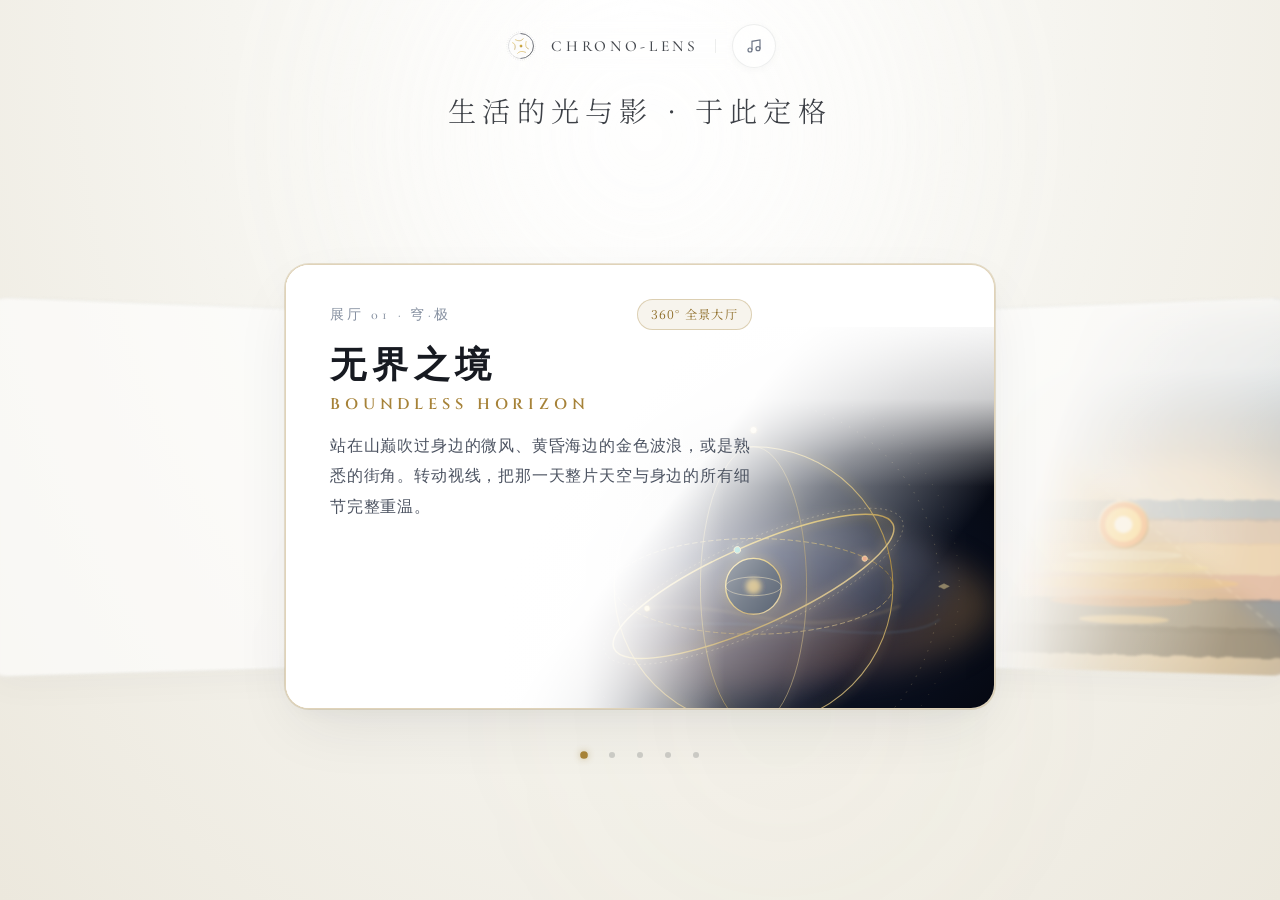
<file: index.html>
<!DOCTYPE html>
<html lang="zh-CN" style="background-color: #f5f4ef !important; color-scheme: light !important;">
<head>
  <meta charset="UTF-8" />
  <meta name="viewport" content="width=device-width, initial-scale=1.0, maximum-scale=5.0, viewport-fit=cover" />
  <title>Chrono-Lens · 时空之镜 | 记录生活的真实光影</title>
  
  <meta name="description" content="Chrono-Lens（时空之镜）：记录山野微风、城市斜阳与身边真实世界的全景生活影像空间。" />
  
  <!-- 强制锁定浅色模式，杜绝暗色模式异常反色 -->
  <meta name="theme-color" content="#f5f4ef" />
  <meta name="color-scheme" content="light" />
  <meta name="supported-color-schemes" content="light" />
  
  <!-- 移动端与全屏兼容：苹果 iOS WebClip、安卓 Chrome、X5 内核 -->
  <meta name="apple-mobile-web-app-capable" content="yes" />
  <meta name="apple-mobile-web-app-status-bar-style" content="black-translucent" />
  <meta name="apple-mobile-web-app-title" content="Chrono-Lens" />
  <meta name="mobile-web-app-capable" content="yes" />
  <meta name="screen-orientation" content="portrait" />
  <meta name="x5-orientation" content="portrait" />
  <meta name="x5-fullscreen" content="true" />
  
  <!-- 图标与 PWA 清单 -->
  <link rel="icon" type="image/svg+xml" href="./favicon.svg" />
  <link rel="apple-touch-icon" href="./favicon.svg" />
  <link rel="manifest" href="./manifest.json" />
  <script src="./assets/soundscape.js"></script>

  <!-- 引入高品位艺术宋体与四大模块专属定制排版字体 -->
  <link rel="preconnect" href="https://fonts.googleapis.com" />
  <link rel="preconnect" href="https://fonts.gstatic.com" crossorigin />
  <link href="https://fonts.googleapis.com/css2?family=Cinzel:wght@500;600;700&family=Cormorant+Garamond:ital,wght@0,300;0,400;0,500;1,400&family=Fredoka:wght@400;500;600&family=Noto+Serif+SC:wght@300;400;500;600&family=Playfair+Display:ital,wght@1,400;1,600&family=Space+Mono:wght@400;700&display=swap" rel="stylesheet" />

  <style>
    /* ==========================================================================
       Chrono-Lens · 模块封面与主页白色渐变淡化展台系统
       1. 模块封面独立性：封面色彩与主页完全不同（深邃星河、虚空星云魔盒与全景星穹）
       2. 渐变淡化：封面向上自然淡化融入素白区域，在纯白部分以文学宋体展示标题与叙事
       3. 艺术空间感：3D 悬浮透视、多层微磨砂与温润画廊呼吸感
       ========================================================================== */
    :root {
      color-scheme: light !important;
      
      /* 画廊素白底色 */
      --bg-canvas: #f5f4ef;
      --bg-gradient: radial-gradient(ellipse at 50% 0%, #ffffff 0%, #f6f5f0 45%, #ece8dd 100%);
      --bg-card: #ffffff;
      --bg-card-inactive: rgba(255, 255, 255, 0.92);
      
      /* 温润墨韵字色 (位于卡片白色区域) */
      --text-main: #23272e;        /* 主标题深墨灰，柔和沉稳 */
      --text-title: #22262d;       /* 卡片标题色 */
      --text-body: #4c5361;        /* 正文叙事色 */
      --text-muted: #6e7686;       /* 副题与辅助文字 */
      --text-tag: #8892a2;         /* 章节标识 */
      
      /* 浅铂金与晨曦点缀 */
      --accent-gold: #a68238;
      --accent-gold-dark: #8f6d28;
      --accent-gold-light: #faf5eb;
      --accent-gold-border: rgba(166, 130, 56, 0.28);
      
      /* 艺术阴影与边框 */
      --border-card: rgba(35, 39, 46, 0.08);
      --border-card-active: rgba(166, 130, 56, 0.35);
      --shadow-center: 0 24px 64px -14px rgba(35, 39, 46, 0.10), 0 8px 24px -4px rgba(35, 39, 46, 0.04);
      --shadow-side: 0 16px 40px -10px rgba(35, 39, 46, 0.06);
      
      /* 字体栈 */
      --font-serif: "Noto Serif SC", "Source Han Serif SC", "Songti SC", "SimSun", "STSong", "FZShuSong-Z01S", serif;
      --font-sans: -apple-system, BlinkMacSystemFont, "Segoe UI", "PingFang SC", "Hiragino Sans GB", "Microsoft YaHei", sans-serif;
      --font-display-en: "Cormorant Garamond", "Cinzel", "Optima", "Baskerville", "Didot", "Georgia", serif;

      --ease-cinematic: cubic-bezier(0.16, 1, 0.3, 1);
      --safe-top: env(safe-area-inset-top, 0px);
      --safe-bottom: env(safe-area-inset-bottom, 0px);
    }

    *, *::before, *::after {
      box-sizing: border-box;
      margin: 0;
      padding: 0;
      -webkit-tap-highlight-color: transparent;
      transition-property: none;
    }

    h1, h2, h3 {
      text-wrap: balance;
    }

    p {
      text-wrap: pretty;
      line-break: strict;
    }

    *:focus {
      outline: none;
    }

    *:focus-visible {
      outline: none;
      box-shadow: 0 0 0 2px var(--accent-gold), 0 0 16px rgba(166, 130, 56, 0.35);
      border-radius: 4px;
    }

    /* 画廊素白极细微晶毛玻璃滚动条 */
    ::-webkit-scrollbar {
      width: 5px;
      height: 5px;
    }
    ::-webkit-scrollbar-track {
      background: transparent;
    }
    ::-webkit-scrollbar-thumb {
      background: rgba(35, 39, 46, 0.15);
      border-radius: 9999px;
      backdrop-filter: blur(4px);
      -webkit-backdrop-filter: blur(4px);
    }
    ::-webkit-scrollbar-thumb:hover {
      background: rgba(166, 130, 56, 0.45);
    }

    html, body {
      width: 100%;
      height: 100%;
      height: 100dvh;
      max-height: 100dvh;
      overflow: hidden !important;
      overscroll-behavior: none !important;
      scrollbar-width: thin;
      scrollbar-color: rgba(35, 39, 46, 0.15) transparent;
      position: fixed;
      inset: 0;
      touch-action: pan-x; /* 关键：底层约束仅允许横向移动，彻底禁止任何纵向滚动与回弹 */
      user-select: none;
      -webkit-user-select: none;
      -webkit-touch-callout: none;
      color-scheme: light !important;
      background-color: var(--bg-canvas) !important;
      background-image: var(--bg-gradient) !important;
      background-attachment: fixed;
      color: var(--text-main) !important;
      font-family: var(--font-sans);
      -webkit-font-smoothing: antialiased;
      -moz-osx-font-smoothing: grayscale;
      line-height: 1.7;
    }

    /* 按钮与标签防折行与抗抖动 */
    .module-card, .btn-action, .soundscape-toggle, .pill, .header-badge, .dot {
      white-space: nowrap;
      flex-shrink: 0;
      backface-visibility: hidden;
      -webkit-backface-visibility: hidden;
    }

    /* 柔和环境漫反射艺术光斑 */
    .ambient-glow {
      position: fixed;
      inset: 0;
      pointer-events: none;
      z-index: 0;
      overflow: hidden;
    }
    .ambient-glow-1 {
      position: absolute;
      top: -22%;
      left: 18%;
      width: 65vw;
      height: 52vw;
      background: radial-gradient(circle, rgba(255, 255, 255, 0.95) 0%, rgba(245, 244, 239, 0) 70%);
      filter: blur(70px);
      opacity: 0.85;
    }
    .ambient-glow-2 {
      position: absolute;
      bottom: -15%;
      right: 14%;
      width: 50vw;
      height: 50vw;
      background: radial-gradient(circle, rgba(206, 175, 110, 0.06) 0%, rgba(245, 244, 239, 0) 70%);
      filter: blur(90px);
      opacity: 0.7;
    }

    /* 整体容器：全屏锁死，杜绝任何纵向位移 */
    .site-container {
      position: relative;
      z-index: 1;
      display: flex;
      flex-direction: column;
      align-items: center;
      justify-content: space-between;
      height: 100%;
      height: 100dvh;
      max-height: 100dvh;
      overflow: hidden !important;
      overscroll-behavior: none !important;
      touch-action: pan-x;
      padding: max(14px, var(--safe-top)) 24px max(16px, var(--safe-bottom));
      max-width: 1280px;
      margin: 0 auto;
      width: 100%;
      box-sizing: border-box;
    }

    /* 1. 顶栏：悬浮艺术导览岛 */
    .site-header {
      display: inline-flex;
      align-items: center;
      justify-content: center;
      width: fit-content;
      margin: 10px auto 16px;
      padding: 8px 24px;
      background: rgba(255, 255, 255, 0.85) !important;
      backdrop-filter: blur(24px);
      -webkit-backdrop-filter: blur(24px);
      border: 1px solid rgba(35, 39, 46, 0.06) !important;
      border-radius: 999px;
      box-shadow: 0 4px 20px -2px rgba(35, 39, 46, 0.03);
    }

    .brand-link {
      display: flex;
      align-items: center;
      gap: 13px;
      text-decoration: none !important;
      color: var(--text-main) !important;
    }

    .brand-logo-img {
      width: 34px;
      height: 34px;
      filter: drop-shadow(0 2px 4px rgba(0, 0, 0, 0.04));
      transition: transform 0.6s var(--ease-cinematic);
    }

    .brand-link:hover .brand-logo-img {
      transform: rotate(20deg) scale(1.05);
    }

    .brand-titles {
      display: flex;
      flex-direction: column;
    }

    .brand-title-main {
      font-family: var(--font-display-en);
      font-size: 1.12rem;
      font-weight: 500;
      letter-spacing: 0.18em;
      color: var(--text-main) !important;
      text-transform: uppercase;
      line-height: 1.2;
    }

    .brand-title-sub {
      font-family: var(--font-serif);
      font-size: 0.74rem;
      letter-spacing: 0.16em;
      color: var(--text-muted) !important;
      font-weight: 400;
    }

    .header-badge {
      display: flex;
      align-items: center;
      gap: 8px;
      padding: 5px 14px;
      background: var(--accent-gold-light);
      border: 1px solid var(--accent-gold-border);
      border-radius: 999px;
      font-family: var(--font-serif);
      font-size: 0.76rem;
      font-weight: 400;
      letter-spacing: 0.08em;
      color: var(--accent-gold-dark);
      box-shadow: 0 2px 8px rgba(166, 130, 56, 0.04);
    }

    .status-dot {
      width: 6px;
      height: 6px;
      border-radius: 50%;
      background-color: var(--accent-gold);
      box-shadow: 0 0 6px var(--accent-gold);
      animation: pulseLight 3.2s ease-in-out infinite;
    }

    @keyframes pulseLight {
      0%, 100% { opacity: 0.4; transform: scale(0.9); }
      50% { opacity: 1; transform: scale(1.15); }
    }

    /* 2. 主视界题记与流光天球微章 */
    .hero-narrative {
      text-align: center;
      max-width: 820px;
      margin: 18px auto 14px;
      padding: 0 16px;
    }

    .hero-showcase-ribbon {
      display: inline-flex;
      align-items: center;
      justify-content: center;
      margin-top: 6px;
      padding: 4px 10px;
      border-radius: 999px;
      background: rgba(255, 255, 255, 0.72);
      border: 1px solid rgba(166, 130, 56, 0.22);
      box-shadow: 0 4px 18px rgba(35, 39, 46, 0.04);
      transition: transform 0.55s var(--ease-cinematic), box-shadow 0.55s var(--ease-cinematic), border-color 0.4s ease;
      overflow: hidden;
      max-width: min(520px, 86vw);
    }

    .hero-showcase-ribbon:hover {
      transform: translateY(-2px) scale(1.015);
      border-color: rgba(166, 130, 56, 0.48);
      box-shadow: 0 10px 28px rgba(166, 130, 56, 0.12);
    }

    .hero-showcase-svg {
      display: block;
      width: 100%;
      max-height: 42px;
      height: auto;
      object-fit: contain;
      opacity: 0.9;
      transition: opacity 0.4s ease;
    }

    .hero-showcase-ribbon:hover .hero-showcase-svg {
      opacity: 1;
    }

    @media (max-width: 768px) {
      .hero-showcase-ribbon {
        margin-top: 3px;
        padding: 2px 6px;
      }
      .hero-showcase-svg {
        max-height: 26px;
      }
    }

    .hero-title {
      font-family: var(--font-serif);
      font-size: 1.76rem;
      font-weight: 400;
      letter-spacing: 0.18em;
      color: var(--text-main) !important;
      margin-bottom: 8px;
      line-height: 1.45;
      text-wrap: balance;
    }

    .hero-desc {
      font-family: var(--font-sans);
      font-size: 0.90rem;
      letter-spacing: 0.12em;
      color: var(--text-muted) !important;
      font-weight: 350;
      line-height: 1.6;
      white-space: nowrap;
    }

    /* 3. 3D 悬浮透视幻灯片展台 */
    .slider-stage {
      flex: 1;
      display: flex;
      flex-direction: column;
      align-items: center;
      justify-content: center;
      width: 100%;
      perspective: 1400px;
      perspective-origin: center center;
      position: relative;
      min-height: 0;
      margin: 4px 0 8px;
    }

    .slider-deck {
      position: relative;
      width: 100%;
      height: min(465px, 56dvh);
      display: flex;
      align-items: center;
      justify-content: center;
      transform-style: preserve-3d;
    }

    /* 核心卡片容器：呈现“白色部分显示标题 + 渐变淡化到底部浓郁模块封面” */
    .slider-card {
      position: absolute;
      width: min(710px, 90vw);
      height: min(445px, 54dvh);
      background: #ffffff;
      border: 1px solid var(--border-card);
      border-radius: 24px;
      box-shadow: var(--shadow-center);
      display: flex;
      flex-direction: column;
      justify-content: space-between;
      transition: transform 0.75s var(--ease-cinematic), opacity 0.6s ease, filter 0.6s ease, border-color 0.45s ease, box-shadow 0.75s ease;
      user-select: none;
      cursor: pointer;
      overflow: hidden;
      text-decoration: none !important;
      color: inherit !important;
      -webkit-tap-highlight-color: transparent;
    }

    /* 核心视觉层 1：底层独立模块封面大片 (深邃神秘星空与虚空晶体魔盒) */
    .module-cover-backdrop {
      position: absolute;
      inset: 0;
      z-index: 1;
      overflow: hidden;
      pointer-events: none;
    }

    .module-cover-backdrop img {
      position: absolute;
      bottom: 0;
      left: 0;
      width: 100%;
      height: 70%;
      object-fit: cover;
      object-position: center 66%;
      transition: transform 0.85s var(--ease-cinematic), filter 0.6s ease;
    }

    /* 核心视觉层 2：渐变淡化处理层 (自上而下从纯净白平滑淡化，魔盒在深邃星云中神秘升腾) */
    .module-cover-backdrop::before {
      content: '';
      position: absolute;
      inset: 0;
      background: linear-gradient(
        to bottom,
        #ffffff 0%,
        #ffffff 32%,
        rgba(255, 255, 255, 0.95) 45%,
        rgba(255, 255, 255, 0.55) 62%,
        rgba(255, 255, 255, 0.10) 80%,
        rgba(255, 255, 255, 0.0) 100%
      );
      z-index: 2;
    }

    .module-cover-backdrop::after {
      content: '';
      position: absolute;
      inset: 0;
      background: linear-gradient(
        90deg,
        #ffffff 0%,
        #ffffff 30%,
        rgba(255, 255, 255, 0.85) 42%,
        rgba(255, 255, 255, 0) 62%
      );
      z-index: 2;
      pointer-events: none;
    }

    /* 核心视觉层 3：卡片前景内容架构 (标题位于纯净白色区域) */
    .card-foreground {
      position: relative;
      z-index: 3;
      display: flex;
      flex-direction: column;
      justify-content: space-between;
      height: 100%;
      transition: opacity 0.42s var(--ease-cinematic);
    }

    .slider-card:not(.is-active) .card-foreground {
      opacity: 0;
      pointer-events: none;
    }

    /* 白色部分：显示标题、副标与生活叙事 */
    .card-white-zone {
      padding: 34px 44px 10px;
    }

    .card-meta-row {
      display: flex;
      align-items: center;
      justify-content: space-between;
      margin-bottom: 12px;
    }

    .card-module-tag {
      font-family: var(--font-display-en);
      font-size: 0.86rem;
      letter-spacing: 0.24em;
      color: var(--text-tag);
      font-weight: 500;
      text-transform: uppercase;
      font-variant-numeric: tabular-nums;
    }

    .card-theme-pill {
      font-family: var(--font-serif);
      font-size: 0.76rem;
      letter-spacing: 0.1em;
      padding: 4px 13px;
      background: var(--accent-gold-light);
      border: 1px solid var(--accent-gold-border);
      border-radius: 999px;
      color: var(--accent-gold-dark);
      font-weight: 400;
    }

    .card-title-zh {
      font-family: var(--font-serif);
      font-size: 2.25rem;
      font-weight: 400;
      letter-spacing: 0.14em;
      color: var(--text-title) !important;
      margin-bottom: 4px;
      line-height: 1.3;
    }

    .card-title-en {
      font-family: var(--font-display-en);
      font-size: 0.95rem;
      letter-spacing: 0.22em;
      color: var(--text-muted);
      font-weight: 400;
      text-transform: uppercase;
      margin-bottom: 12px;
    }

    .card-life-narrative {
      font-family: var(--font-sans);
      font-size: 1.02rem;
      letter-spacing: 0.05em;
      color: var(--text-body);
      font-weight: 380;
      line-height: 1.85;
      max-width: 560px;
    }

    /* ==========================================================================
       各模块专属构图渐变与主题字体系统 (Theme-Tailored Gradient & Typography)
       铁律：无论渐变方向是左右、斜向还是分栏，标题文字区域一定是在纯净象牙白区域！
       ========================================================================== */

    /* -------------------------------------------------------------
       MODULE 01 · 穹·极 (theme-cosmos): 斜对角 128° 天球时空折叠渐变
       - 字体：现代当代高雅几何空间体 + Cinzel 罗马古典星轨西文
       ------------------------------------------------------------- */
    .theme-cosmos .module-cover-backdrop img {
      width: 72%;
      height: 90%;
      right: -2%;
      bottom: -4%;
      left: auto;
      object-fit: cover;
      object-position: center 60%;
    }

    .theme-cosmos .module-cover-backdrop::before {
      background: linear-gradient(
        128deg,
        #ffffff 0%,
        #ffffff 44%,
        rgba(255, 255, 255, 0.98) 54%,
        rgba(255, 255, 255, 0.45) 68%,
        rgba(255, 255, 255, 0) 84%
      );
    }

    .theme-cosmos .card-white-zone {
      max-width: 580px;
      width: 72%;
    }

    .theme-cosmos .card-title-zh {
      font-family: -apple-system, BlinkMacSystemFont, "Segoe UI", Roboto, "PingFang SC", "Hiragino Sans GB", "Microsoft YaHei", sans-serif !important;
      font-weight: 600 !important;
      letter-spacing: 0.16em !important;
      color: #171a21 !important;
    }

    .theme-cosmos .card-title-en {
      font-family: "Cinzel", "Cormorant Garamond", serif !important;
      font-weight: 600 !important;
      letter-spacing: 0.32em !important;
      color: #a68238 !important;
    }

    .theme-cosmos .card-theme-pill {
      background: rgba(166, 130, 56, 0.09) !important;
      border-color: rgba(166, 130, 56, 0.32) !important;
      color: #8c6a24 !important;
    }

    /* -------------------------------------------------------------
       MODULE 02 · 晨·昏 (theme-dawn): 左右斜切 105° 奇幻魔盒右侧升腾渐变
       - 构图：魔盒在右侧破茧升腾，左侧纯白晨曦展现标题，互不遮挡
       - 字体：圆润梦幻的奇幻童话风 + Fredoka 可爱立体西文
       ------------------------------------------------------------- */
    .theme-dawn .module-cover-backdrop img {
      width: 56%;
      height: 100%;
      right: 0;
      top: 0;
      bottom: auto;
      left: auto;
      object-fit: cover;
      object-position: 45% center;
    }

    .theme-dawn .module-cover-backdrop::before {
      background: linear-gradient(
        105deg,
        #ffffff 0%,
        #ffffff 48%,
        rgba(255, 255, 255, 0.98) 58%,
        rgba(255, 255, 255, 0.35) 75%,
        rgba(255, 255, 255, 0) 90%
      );
    }

    .theme-dawn .card-white-zone {
      max-width: 500px;
      width: 60%;
    }

    .theme-dawn .card-title-zh {
      font-family: system-ui, -apple-system, "PingFang SC", "Hiragino Sans GB", "Microsoft YaHei", sans-serif !important;
      font-weight: 550 !important;
      letter-spacing: 0.14em !important;
      color: #2b233a !important;
      text-shadow: 0 1px 2px rgba(138, 88, 191, 0.06);
    }

    .theme-dawn .card-title-en {
      font-family: "Fredoka", cursive, sans-serif !important;
      font-weight: 500 !important;
      letter-spacing: 0.22em !important;
      color: #8b56c6 !important;
      font-size: 1.02rem !important;
    }

    .theme-dawn .card-theme-pill {
      background: rgba(139, 86, 198, 0.09) !important;
      border-color: rgba(139, 86, 198, 0.28) !important;
      color: #7944b5 !important;
    }

    /* -------------------------------------------------------------
       MODULE 03 · 瞬·息 (theme-breeze): 斜对角 142° 流动微风泛水渐变
       - 构图：微风吹拂的流体呼吸感，左上纯白舒展，右下魔盒隐现
       - 字体：纤细优雅的流动宋体 + Playfair Display 诗意斜体花西文
       ------------------------------------------------------------- */
    .theme-breeze .module-cover-backdrop img {
      width: 64%;
      height: 92%;
      right: -2%;
      bottom: 0;
      top: auto;
      left: auto;
      object-fit: cover;
      object-position: center 35%;
      transform: rotate(180deg);
    }

    .theme-breeze .module-cover-backdrop::before {
      background: linear-gradient(
        142deg,
        #ffffff 0%,
        #ffffff 46%,
        rgba(255, 255, 255, 0.96) 56%,
        rgba(255, 255, 255, 0.35) 72%,
        rgba(255, 255, 255, 0) 88%
      );
    }

    .theme-breeze .card-white-zone {
      max-width: 530px;
      width: 65%;
    }

    .theme-breeze .card-title-zh {
      font-family: "Noto Serif SC", "Source Han Serif SC", serif !important;
      font-weight: 300 !important;
      letter-spacing: 0.24em !important;
      color: #1a272b !important;
    }

    .theme-breeze .card-title-en {
      font-family: "Playfair Display", Georgia, serif !important;
      font-style: italic !important;
      font-weight: 500 !important;
      letter-spacing: 0.26em !important;
      color: #3b7479 !important;
      font-size: 1.05rem !important;
    }

    .theme-breeze .card-theme-pill {
      background: rgba(59, 116, 121, 0.08) !important;
      border-color: rgba(59, 116, 121, 0.28) !important;
      color: #2f656a !important;
    }

    /* -------------------------------------------------------------
       MODULE 04 · 重·温 (theme-memory): 横向偏斜 88° 纪实暗房分栏渐变
       - 构图：严谨的左文右图分栏，左侧素白承载文字，右侧展现底片魔盒
       - 字体：厚重纪实金石风宋体 + Space Mono 复古打字机时间戳西文
       ------------------------------------------------------------- */
    .theme-memory .module-cover-backdrop img {
      width: 54%;
      height: 100%;
      right: 0;
      top: 0;
      bottom: auto;
      left: auto;
      object-fit: cover;
      object-position: center center;
    }

    .theme-memory .module-cover-backdrop::before {
      background: linear-gradient(
        88deg,
        #ffffff 0%,
        #ffffff 50%,
        rgba(255, 255, 255, 0.98) 58%,
        rgba(255, 255, 255, 0.3) 76%,
        rgba(255, 255, 255, 0) 92%
      );
    }

    .theme-memory .card-white-zone {
      max-width: 510px;
      width: 60%;
    }

    .theme-memory .card-title-zh {
      font-family: "Noto Serif SC", "Songti SC", "SimSun", serif !important;
      font-weight: 600 !important;
      letter-spacing: 0.16em !important;
      color: #241f19 !important;
    }

    .theme-memory .card-title-en {
      font-family: "Space Mono", "Courier New", monospace !important;
      font-weight: 500 !important;
      letter-spacing: 0.26em !important;
      color: #835d35 !important;
      font-size: 0.88rem !important;
    }

    .theme-memory .card-theme-pill {
      background: rgba(131, 93, 53, 0.08) !important;
      border-color: rgba(131, 93, 53, 0.28) !important;
      color: #724e28 !important;
    }

    /* -------------------------------------------------------------
       MODULE 05 · 重·构 (theme-studio): 斜对角 115° 先锋实验与光谱解构渐变
       - 构图：表现主义冷青与品红波普对撞，左上象牙素白纯净题记，右下展现高温裂变光谱
       - 字体：极简先锋现代等宽西文 + 现代艺术几何无衬线
       ------------------------------------------------------------- */
    .theme-studio .module-cover-backdrop img {
      width: 60%;
      height: 95%;
      right: -2%;
      bottom: 0;
      top: auto;
      left: auto;
      object-fit: cover;
      object-position: center 60%;
    }

    .theme-studio .module-cover-backdrop::before {
      background: linear-gradient(
        115deg,
        #ffffff 0%,
        #ffffff 48%,
        rgba(255, 255, 255, 0.98) 58%,
        rgba(255, 255, 255, 0.35) 75%,
        rgba(255, 255, 255, 0) 90%
      );
    }

    .theme-studio .card-white-zone {
      max-width: 530px;
      width: 65%;
    }

    .theme-studio .card-title-zh {
      font-family: -apple-system, BlinkMacSystemFont, "Segoe UI", Roboto, "PingFang SC", sans-serif !important;
      font-weight: 600 !important;
      letter-spacing: 0.18em !important;
      color: #161920 !important;
    }

    .theme-studio .card-title-en {
      font-family: "Space Mono", monospace !important;
      font-weight: 500 !important;
      letter-spacing: 0.28em !important;
      color: #008fa8 !important;
      font-size: 0.92rem !important;
    }

    .theme-studio .card-theme-pill {
      background: rgba(0, 160, 190, 0.08) !important;
      border-color: rgba(0, 160, 190, 0.28) !important;
      color: #00768c !important;
    }

    /* 底部区域：映衬在模块神秘封面之上，附带微磨砂暗夜光带 */
    .card-cover-zone {
      padding: 15px 24px;
      margin: 0 20px 18px;
      background: rgba(14, 17, 24, 0.48);
      backdrop-filter: blur(14px);
      -webkit-backdrop-filter: blur(14px);
      border: 1px solid rgba(255, 255, 255, 0.16);
      border-radius: 14px;
      display: flex;
      align-items: center;
      justify-content: space-between;
      color: #ffffff;
      box-shadow: 0 8px 24px rgba(0, 0, 0, 0.18);
    }

    .cover-zone-left {
      display: flex;
      align-items: center;
      gap: 10px;
      font-family: var(--font-serif);
      font-size: 0.84rem;
      letter-spacing: 0.08em;
      color: rgba(255, 255, 255, 0.92);
    }

    .cover-type-tag {
      font-family: var(--font-display-en);
      font-size: 0.72rem;
      letter-spacing: 0.15em;
      padding: 2px 8px;
      border: 1px solid rgba(212, 175, 55, 0.5);
      background: rgba(212, 175, 55, 0.15);
      border-radius: 4px;
      color: #fce4a6;
      text-transform: uppercase;
    }

    /* 激活卡片动效：整卡作为入口，支持悬停浮升与手型 */
    .slider-card.is-active {
      cursor: pointer;
      transform: translate3d(0, 0, 0) scale(1);
      opacity: 1;
      filter: blur(0px);
      z-index: 10;
      border-color: var(--border-card-active);
      box-shadow: var(--shadow-center), 0 0 0 1px rgba(166, 130, 56, 0.2);
      transition: transform 0.6s var(--ease-cinematic), box-shadow 0.6s var(--ease-cinematic), border-color 0.4s ease;
    }
    .slider-card.is-active:hover {
      transform: translate3d(0, -6px, 15px) scale(1.02);
      box-shadow: 0 36px 80px -16px rgba(24, 28, 36, 0.18), 0 0 32px rgba(184, 142, 62, 0.18);
      border-color: rgba(184, 142, 62, 0.45);
    }
    .slider-card.is-active:hover .module-cover-backdrop img {
      transform: scale(1.07) translateY(-6px);
    }
    .slider-card.theme-breeze.is-active:hover .module-cover-backdrop img {
      transform: rotate(180deg) scale(1.07) translateY(6px);
    }

    /* 全局时空折叠转场遮罩层 (Cinematic Portal Transition) */
    .portal-transition-layer {
      position: fixed;
      inset: 0;
      z-index: 99999;
      pointer-events: none;
      opacity: 0;
      background: #08090d;
      display: flex;
      flex-direction: column;
      align-items: center;
      justify-content: center;
      overflow: hidden;
      transition: opacity 0.55s cubic-bezier(0.16, 1, 0.3, 1);
    }

    .portal-transition-layer.is-active {
      pointer-events: auto;
      opacity: 1;
    }

    /* 视界中心膨胀光球 */
    .portal-bloom-core {
      position: absolute;
      width: 140px;
      height: 140px;
      border-radius: 50%;
      background: radial-gradient(circle, rgba(220, 165, 85, 0.95) 0%, rgba(160, 105, 35, 0.5) 45%, rgba(8, 9, 13, 0) 72%);
      filter: blur(10px);
      transform: scale(0.1);
      transition: transform 0.65s cubic-bezier(0.16, 1, 0.3, 1), opacity 0.65s ease;
      opacity: 0;
    }

    .portal-transition-layer.is-active .portal-bloom-core {
      transform: scale(20);
      opacity: 1;
    }

    /* 星芒与空间轨道光环 */
    .portal-orbit-ring {
      position: absolute;
      width: 320px;
      height: 320px;
      border: 1px solid rgba(220, 165, 85, 0.3);
      border-radius: 50%;
      box-shadow: 0 0 40px rgba(220, 165, 85, 0.25);
      transform: scale(0.2) rotate(0deg);
      transition: transform 0.7s cubic-bezier(0.16, 1, 0.3, 1), opacity 0.5s ease;
      opacity: 0;
    }

    .portal-transition-layer.is-active .portal-orbit-ring {
      transform: scale(4.5) rotate(45deg);
      opacity: 0.6;
    }

    /* 模块名称光影瞬间 */
    .portal-title-flash {
      position: relative;
      z-index: 10;
      font-family: var(--font-display-en);
      font-size: clamp(1.4rem, 3.2vw, 2.2rem);
      letter-spacing: 0.26em;
      text-transform: uppercase;
      color: #faebd7;
      opacity: 0;
      transform: translateY(15px) scale(0.95);
      transition: opacity 0.4s ease 0.15s, transform 0.5s var(--ease-cinematic) 0.15s, color 0.35s ease;
    }

    .portal-transition-layer.is-active .portal-title-flash {
      opacity: 0.95;
      transform: translateY(0) scale(1);
    }

    /* ==========================================================================
       五大理念场域专属转场色彩规则 (与目标理念场域哲学与色彩 100% 绝对一致)
       ========================================================================== */

    /* 理念场域 01 ·「穹·极」无界之境：景泰蓝深邃星穹底色 + 珐琅碧蓝星辉 */
    .portal-transition-layer.theme-domain-panorama {
      background: #050811 !important;
    }
    .portal-transition-layer.theme-domain-panorama .portal-bloom-core {
      background: radial-gradient(circle, rgba(70, 140, 240, 0.95) 0%, rgba(20, 60, 140, 0.6) 45%, rgba(5, 8, 17, 0) 72%) !important;
    }
    .portal-transition-layer.theme-domain-panorama .portal-orbit-ring {
      border-color: rgba(90, 160, 255, 0.45) !important;
      box-shadow: 0 0 50px rgba(70, 140, 240, 0.35) !important;
    }
    .portal-transition-layer.theme-domain-panorama .portal-title-flash {
      color: #dbeafe !important;
      text-shadow: 0 0 20px rgba(96, 165, 250, 0.6) !important;
    }

    /* 理念场域 02 ·「晨·昏」晨光与暮色：廿四时相暗暖底色 + 莫奈日出晨曦金粉 */
    .portal-transition-layer.theme-domain-dawn {
      background: #15120e !important;
    }
    .portal-transition-layer.theme-domain-dawn .portal-bloom-core {
      background: radial-gradient(circle, rgba(245, 190, 105, 0.95) 0%, rgba(195, 120, 40, 0.55) 45%, rgba(21, 18, 14, 0) 72%) !important;
    }
    .portal-transition-layer.theme-domain-dawn .portal-orbit-ring {
      border-color: rgba(245, 195, 120, 0.4) !important;
      box-shadow: 0 0 50px rgba(245, 185, 95, 0.35) !important;
    }
    .portal-transition-layer.theme-domain-dawn .portal-title-flash {
      color: #fef3c7 !important;
      text-shadow: 0 0 20px rgba(245, 158, 11, 0.5) !important;
    }

    /* 理念场域 03 ·「瞬·息」慢速微影：35mm 摄影暗房黑曜石底色 + 3200K 电影暖琥珀透光 */
    .portal-transition-layer.theme-domain-cinema {
      background: #08090d !important;
    }
    .portal-transition-layer.theme-domain-cinema .portal-bloom-core {
      background: radial-gradient(circle, rgba(220, 165, 85, 0.9) 0%, rgba(145, 95, 30, 0.55) 45%, rgba(8, 9, 13, 0) 72%) !important;
    }
    .portal-transition-layer.theme-domain-cinema .portal-orbit-ring {
      border-color: rgba(212, 175, 55, 0.38) !important;
      box-shadow: 0 0 45px rgba(212, 165, 85, 0.3) !important;
    }
    .portal-transition-layer.theme-domain-cinema .portal-title-flash {
      color: #faebd7 !important;
      text-shadow: 0 0 20px rgba(212, 175, 55, 0.55) !important;
    }

    /* 理念场域 04 ·「重·温」重温那一刻：重型黑曜石保险库炭黑 + 密闭机械火漆青铜古金 */
    .portal-transition-layer.theme-domain-vault {
      background: #07080a !important;
    }
    .portal-transition-layer.theme-domain-vault .portal-bloom-core {
      background: radial-gradient(circle, rgba(185, 135, 65, 0.9) 0%, rgba(110, 75, 25, 0.55) 45%, rgba(7, 8, 10, 0) 72%) !important;
    }
    .portal-transition-layer.theme-domain-vault .portal-orbit-ring {
      border-color: rgba(180, 130, 60, 0.38) !important;
      box-shadow: 0 0 45px rgba(180, 130, 60, 0.28) !important;
    }
    .portal-transition-layer.theme-domain-vault .portal-title-flash {
      color: #f5eedc !important;
      text-shadow: 0 0 20px rgba(180, 130, 60, 0.5) !important;
    }

    /* 理念场域 05 ·「重·构」时空重构：先锋石墨冷黑 + 波普光谱绯红 */
    .portal-transition-layer.theme-domain-studio {
      background: #09090e !important;
    }
    .portal-transition-layer.theme-domain-studio .portal-bloom-core {
      background: radial-gradient(circle, rgba(230, 55, 95, 0.9) 0%, rgba(130, 20, 50, 0.55) 45%, rgba(9, 9, 14, 0) 72%) !important;
    }
    .portal-transition-layer.theme-domain-studio .portal-orbit-ring {
      border-color: rgba(230, 60, 100, 0.4) !important;
      box-shadow: 0 0 50px rgba(225, 50, 90, 0.32) !important;
    }
    .portal-transition-layer.theme-domain-studio .portal-title-flash {
      color: #ffe4e6 !important;
      text-shadow: 0 0 20px rgba(244, 63, 94, 0.6) !important;
    }

    /* 页面穿越时的虚化与缩进 */
    body.is-traversing .site-header,
    body.is-traversing .hero-narrative,
    body.is-traversing .slider-nav-controls,
    body.is-traversing .site-footer,
    body.is-traversing .slider-card:not(.is-traversing) {
      transition: opacity 0.45s ease, filter 0.45s ease, transform 0.45s var(--ease-cinematic);
      opacity: 0 !important;
      filter: blur(16px) !important;
      transform: scale(0.92) !important;
      pointer-events: none;
    }

    .slider-card.is-traversing {
      transition: transform 0.65s cubic-bezier(0.16, 1, 0.3, 1), filter 0.5s ease, opacity 0.6s ease !important;
      transform: scale(2.8) translateZ(350px) !important;
      opacity: 0.15 !important;
      filter: blur(8px) !important;
      z-index: 100 !important;
      pointer-events: none;
    }

    /* 侧翼后退卡片 */
    .slider-card.is-prev {
      transform: translate3d(-52%, 0, -110px) rotateY(16deg) scale(0.87);
      opacity: 0.62;
      filter: blur(1.5px);
      z-index: 5;
      background: var(--bg-card-inactive);
      box-shadow: var(--shadow-side);
    }
    .slider-card.is-prev:hover {
      opacity: 0.92;
      filter: blur(0px);
      transform: translate3d(-50%, 0, -70px) rotateY(12deg) scale(0.90);
    }

    .slider-card.is-next {
      transform: translate3d(52%, 0, -110px) rotateY(-16deg) scale(0.87);
      opacity: 0.62;
      filter: blur(1.5px);
      z-index: 5;
      background: var(--bg-card-inactive);
      box-shadow: var(--shadow-side);
    }
    .slider-card.is-next:hover {
      opacity: 0.92;
      filter: blur(0px);
      transform: translate3d(50%, 0, -70px) rotateY(-12deg) scale(0.90);
    }

    .slider-card.is-hidden {
      transform: translate3d(0, 0, -260px) scale(0.7);
      opacity: 0;
      filter: blur(6px);
      z-index: 1;
      pointer-events: none;
    }

    /* 4. 控制器 (纯粹极简微圆点) */
    .slider-nav-controls {
      display: flex;
      align-items: center;
      justify-content: center;
      margin-top: 14px;
      z-index: 20;
    }

    .slider-dots-group {
      display: flex;
      align-items: center;
      gap: 0;
      padding: 0;
    }

    .slider-dot-bar {
      position: relative;
      width: 44px;
      height: 44px;
      min-width: 44px;
      min-height: 44px;
      margin: 0 -8px;
      background: transparent;
      cursor: pointer;
      display: inline-flex;
      align-items: center;
      justify-content: center;
    }

    .slider-dot-bar::before {
      content: '';
      width: 6px;
      height: 6px;
      border-radius: 50%;
      background-color: rgba(35, 39, 46, 0.18);
      transition: transform 0.4s var(--ease-cinematic), background-color 0.4s ease, box-shadow 0.4s ease;
    }

    .slider-dot-bar:hover::before {
      background-color: rgba(35, 39, 46, 0.42);
      transform: scale(1.3);
    }

    .slider-dot-bar.is-active::before {
      background-color: var(--accent-gold);
      box-shadow: 0 0 6px rgba(166, 130, 56, 0.45);
      transform: scale(1.28);
    }

    /* 5. 底栏 */
    .site-footer {
      width: 100%;
      max-width: 1100px;
      margin: 18px auto 0;
      display: flex;
      align-items: center;
      justify-content: space-between;
      padding-top: 14px;
      border-top: 1px solid var(--border-card);
      font-family: var(--font-serif);
      font-size: 0.78rem;
      letter-spacing: 0.1em;
      color: var(--text-muted);
    }

    .footer-left {
      display: flex;
      align-items: center;
      gap: 8px;
    }

    .footer-gold-dot {
      color: var(--accent-gold);
      font-size: 0.75rem;
    }

    /* ==========================================================================
       移动端全适配系统 (iOS Safari / Android Chrome / 各种竖屏与横屏全面兼容)
       ========================================================================== */
    @media (max-width: 768px) {
      html, body {
        height: 100%;
        height: 100dvh;
        max-height: 100dvh;
        overflow: hidden !important;
        overscroll-behavior: none !important;
        position: fixed;
        inset: 0;
        touch-action: pan-x;
      }

      .site-container {
        height: 100%;
        height: 100dvh;
        max-height: 100dvh;
        overflow: hidden !important;
        overscroll-behavior: none !important;
        padding: max(12px, env(safe-area-inset-top)) 20px max(14px, env(safe-area-inset-bottom)) 20px;
        box-sizing: border-box;
        display: flex;
        flex-direction: column;
        justify-content: space-between;
        align-items: center;
        gap: 0;
        touch-action: pan-x;
      }

      .site-header {
        width: fit-content;
        margin: 2px auto 8px;
        padding: 5px 18px;
        border-radius: 999px;
        background: rgba(255, 255, 255, 0.85) !important;
        box-shadow: 0 2px 10px rgba(35, 39, 46, 0.03);
      }

      .brand-link {
        gap: 10px;
      }

      .brand-logo-img {
        width: 28px;
        height: 28px;
      }

      .brand-title-main {
        font-size: 0.95rem;
        letter-spacing: 0.16em;
      }

      .brand-title-sub {
        font-size: 0.64rem;
        letter-spacing: 0.12em;
      }

      .hero-narrative {
        margin: 0 auto 8px;
        padding: 0 12px;
        max-width: 95%;
        text-align: center;
      }

      .hero-title {
        font-size: clamp(1.0rem, 4.3vw, 1.22rem);
        letter-spacing: 0.14em;
        line-height: 1.35;
        font-weight: 400;
        margin-bottom: 4px;
        text-wrap: balance;
      }

      .hero-desc {
        font-size: 0.72rem;
        letter-spacing: 0.08em;
        line-height: 1.5;
        color: rgba(35, 39, 46, 0.45) !important;
        margin-top: 0;
        white-space: nowrap;
      }

      .slider-stage {
        flex: 1;
        min-height: unset;
        display: flex;
        flex-direction: column;
        justify-content: center;
        align-items: center;
        width: 100%;
        margin: 0 auto;
        padding: 0;
      }

      .slider-deck {
        height: min(410px, 48dvh);
        width: 100%;
        display: flex;
        align-items: center;
        justify-content: center;
      }

      .slider-card {
        width: min(320px, calc(100vw - 52px));
        max-width: 330px;
        height: 100%;
        border-radius: 26px;
        box-shadow: 0 16px 44px -10px rgba(35, 39, 46, 0.08), 0 4px 14px -2px rgba(35, 39, 46, 0.03);
      }

      .card-white-zone {
        padding: 18px 18px 4px !important;
      }

      .card-meta-row {
        margin-bottom: 5px;
      }

      .card-module-tag {
        font-size: 0.70rem;
        letter-spacing: 0.16em;
      }

      .card-theme-pill {
        font-size: 0.66rem;
        padding: 2px 8px;
      }

      .card-title-zh {
        font-size: 1.48rem !important;
        margin-bottom: 2px;
      }

      .card-title-en {
        font-size: 0.70rem;
        letter-spacing: 0.16em;
        margin-bottom: 6px;
      }

      .card-life-narrative {
        font-size: 0.78rem;
        line-height: 1.66;
        letter-spacing: 0.02em;
        color: #3d4452;
      }

      .theme-cosmos .card-white-zone,
      .theme-dawn .card-white-zone,
      .theme-breeze .card-white-zone,
      .theme-memory .card-white-zone,
      .theme-studio .card-white-zone {
        max-width: 100% !important;
        width: 100% !important;
        padding: 18px 18px 4px !important;
      }

      /* 移动端统一采用无接缝底部全出血封面 + 顶部纯净白雾过渡，消除一切生硬纵向切痕 */
      .module-cover-backdrop::after {
        display: none !important;
      }

      .theme-cosmos .module-cover-backdrop img,
      .theme-dawn .module-cover-backdrop img,
      .theme-breeze .module-cover-backdrop img,
      .theme-memory .module-cover-backdrop img,
      .theme-studio .module-cover-backdrop img {
        width: 100% !important;
        height: 60% !important;
        bottom: 0 !important;
        left: 0 !important;
        right: 0 !important;
        top: auto !important;
        object-fit: cover !important;
        object-position: center 68% !important;
      }

      .theme-breeze .module-cover-backdrop img {
        object-position: center 32% !important;
      }

      .theme-cosmos .module-cover-backdrop::before,
      .theme-dawn .module-cover-backdrop::before,
      .theme-breeze .module-cover-backdrop::before,
      .theme-memory .module-cover-backdrop::before,
      .theme-studio .module-cover-backdrop::before {
        background: linear-gradient(
          to bottom,
          #ffffff 0%,
          #ffffff 42%,
          rgba(255, 255, 255, 0.92) 52%,
          rgba(255, 255, 255, 0.28) 72%,
          transparent 100%
        ) !important;
      }

      .module-cover-backdrop img {
        height: 60%;
        object-position: center 68%;
      }

      /* 侧翼卡片适度缩进，杜绝横向滚动溢出，同时保持极佳的 3D 层叠暗示 */
      .slider-card.is-prev {
        transform: translate3d(-25%, 0, -60px) rotateY(10deg) scale(0.86);
      }

      .slider-card.is-next {
        transform: translate3d(25%, 0, -60px) rotateY(-10deg) scale(0.86);
      }

      .slider-nav-controls {
        margin-top: 4px;
      }

      .slider-dot-bar::before {
        width: 5px;
        height: 5px;
      }

      .slider-dot-bar.is-active::before {
        transform: scale(1.24);
      }

      .site-footer {
        flex-direction: column;
        gap: 3px;
        text-align: center;
        margin-top: 8px;
        padding-top: 8px;
        font-size: 0.66rem;
        opacity: 0.45;
        border-top: 1px solid rgba(35, 39, 46, 0.05);
      }
    }

    /* 超小屏幕针对性微调 (如 iPhone SE, 375px 及以下) */
    @media (max-width: 380px) {
      .hero-title {
        font-size: 0.94rem !important;
        letter-spacing: 0.10em !important;
      }
      .hero-desc {
        font-size: 0.66rem !important;
        letter-spacing: 0.05em !important;
      }
      .slider-deck {
        height: min(390px, 46dvh);
      }
      .slider-card {
        width: min(300px, calc(100vw - 36px));
      }
      .card-white-zone {
        padding: 15px 14px 4px !important;
      }
      .card-title-zh {
        font-size: 1.38rem !important;
      }
      .card-life-narrative {
        font-size: 0.75rem;
        line-height: 1.62;
      }
    }

    @media (prefers-reduced-motion: reduce) {
      *, *::before, *::after {
        animation-duration: 0.01ms !important;
        animation-iteration-count: 1 !important;
        transition-duration: 0.15s !important;
      }
    }
  </style>
</head>
<body>

  <!-- 柔和环境漫反射艺术微光 -->
  <div class="ambient-glow" aria-hidden="true">
    <div class="ambient-glow-1"></div>
    <div class="ambient-glow-2"></div>
  </div>

  <div class="site-container">
    
    <!-- 1. 顶栏：极简浮空导览 (Ghost Glyphs，纯净去框) -->
    <header class="site-header" style="background: transparent !important; box-shadow: none !important; border: none !important; padding: 4px 8px; margin: 6px auto 14px;">
      <a href="./" class="brand-link" aria-label="Chrono-Lens 首页" style="min-height: 44px; display: inline-flex; align-items: center;">
        <img src="./assets/images/logo.svg" alt="Chrono-Lens" class="brand-logo-img" width="30" height="30" />
        <div class="brand-titles">
          <span class="brand-title-main" style="letter-spacing: 0.24em; font-size: 0.96rem; opacity: 0.85;">CHRONO-LENS</span>
        </div>
      </a>
      <div style="width: 1px; height: 14px; background: rgba(35, 39, 46, 0.08); margin: 0 16px;"></div>
      <button id="btnSoundCapsule" aria-label="声景开关" title="声景" style="background: rgba(255, 255, 255, 0.65); backdrop-filter: blur(16px); -webkit-backdrop-filter: blur(16px); border: 1px solid rgba(35, 39, 46, 0.08); width: 44px; height: 44px; min-width: 44px; min-height: 44px; border-radius: 50%; cursor: pointer; display: flex; align-items: center; justify-content: center; position: relative; color: var(--text-muted); transition: transform 0.4s var(--ease-cinematic), background-color 0.4s ease, border-color 0.4s ease, box-shadow 0.4s ease; box-shadow: 0 2px 8px rgba(0,0,0,0.03);">
        <svg width="16" height="16" viewBox="0 0 24 24" fill="none" stroke="currentColor" stroke-width="1.8">
          <path d="M9 18V5l12-2v13"></path>
          <circle cx="6" cy="18" r="3"></circle>
          <circle cx="18" cy="16" r="3"></circle>
        </svg>
        <span id="soundActiveDot" style="position: absolute; top: 10px; right: 10px; width: 4px; height: 4px; border-radius: 50%; background: #c59b48; opacity: 0; box-shadow: 0 0 6px #c59b48; transition: opacity 0.3s;"></span>
      </button>
    </header>

    <!-- 2. 文学宋体极简题记 (彻底剔除说明说教，最大化呼吸留白) -->
    <div class="hero-narrative" style="margin: 4px auto 12px;">
      <h1 class="hero-title" style="font-weight: 300; letter-spacing: 0.22em; opacity: 0.88;">生活的光与影 · 于此定格</h1>
    </div>

    <!-- 3. 3D 悬浮透视幻灯片展台 (渐变淡化，白色部分呈现标题) -->
    <main class="slider-stage">
      <div class="slider-deck" id="sliderDeck" role="region" aria-label="子模块光影展台">
        
        <!-- 展厅 01: 360° 全景空间大厅 (特色封面：景泰蓝掐丝珐琅天球仪) -->
        <a href="./panorama.html" class="slider-card is-active theme-cosmos" data-index="0" data-url="./panorama.html" data-title="MODULE 01 · 穹·极" data-theme="cosmos" aria-label="进入 MODULE 01 · 穹·极 360° 全景空间大厅">
          <div class="module-cover-backdrop" aria-hidden="true">
            <img src="./assets/artworks/cover-01-panoramic-enamel.svg" alt="景泰蓝掐丝天球仪特色封面" />
          </div>
          <div class="card-foreground">
            <div class="card-white-zone">
              <div class="card-meta-row">
                <span class="card-module-tag">展厅 01 · 穹·极</span>
                <span class="card-theme-pill">360° 全景大厅</span>
              </div>
              <h2 class="card-title-zh">无界之境</h2>
              <div class="card-title-en">Boundless Horizon</div>
              <p class="card-life-narrative">站在山巅吹过身边的微风、黄昏海边的金色波浪，或是熟悉的街角。转动视线，把那一天整片天空与身边的所有细节完整重温。</p>
            </div>
          </div>
        </a>

        <!-- 展厅 02: 自然光影大厅 (特色封面：莫奈日出印象派光斑) -->
        <a href="./daylight-salon.html" class="slider-card is-next theme-dawn" data-index="1" data-url="./daylight-salon.html" data-title="MODULE 02 · 晨·昏" data-theme="dawn" aria-label="进入 MODULE 02 · 晨·昏 自然光影大厅">
          <div class="module-cover-backdrop" aria-hidden="true">
            <img src="./assets/artworks/cover-02-daylight-monet.svg" alt="莫奈日出印象派光斑封面" />
          </div>
          <div class="card-foreground">
            <div class="card-white-zone">
              <div class="card-meta-row">
                <span class="card-module-tag">展厅 02 · 晨·昏</span>
                <span class="card-theme-pill">自然光影展厅</span>
              </div>
              <h2 class="card-title-zh">晨光与暮色</h2>
              <div class="card-title-en">Daylight & Dusk</div>
              <p class="card-life-narrative">清晨洒进窗台的第一束柔和晨曦，微风吹乱树荫时留下的斑驳光点。不加多余滤镜，只专注留存生活里最舒服的自然质感。</p>
            </div>
          </div>
        </a>

        <!-- 展厅 03: 慢速微影大厅 (特色封面：夜光珐琅水波与宽银幕微轨) -->
        <a href="./cinema.html" class="slider-card is-hidden theme-breeze" data-index="2" data-url="./cinema.html" data-title="MODULE 03 · 瞬·息" data-theme="breeze" aria-label="进入 MODULE 03 · 瞬·息 慢速微影大厅">
          <div class="module-cover-backdrop" aria-hidden="true">
            <img src="./assets/artworks/cover-03-cinema-ripple.svg" alt="夜光珐琅水波宽银幕艺术封面" />
          </div>
          <div class="card-foreground">
            <div class="card-white-zone">
              <div class="card-meta-row">
                <span class="card-module-tag">展厅 03 · 瞬·息</span>
                <span class="card-theme-pill">2.39:1 宽银幕厅</span>
              </div>
              <h2 class="card-title-zh">慢速微影</h2>
              <div class="card-title-en">Slow Motion Reel</div>
              <p class="card-life-narrative">风雪山巅索道出发的踏雪滑降，覆雪白桦山谷间静谧流淌的翡翠深水。以 2.39:1 宽银幕胶片导轨定格冬日行旅切片。</p>
            </div>
          </div>
        </a>

        <!-- 展厅 04: 时光金库大厅 (特色封面：重型钛金古铜金库密闭机械锁具) -->
        <a href="./vault.html" class="slider-card is-hidden theme-memory" data-index="3" data-url="./vault.html" data-title="MODULE 04 · 重·温" data-theme="memory" aria-label="进入 MODULE 04 · 重·温 时光金库大厅">
          <div class="module-cover-backdrop" aria-hidden="true">
            <img src="./assets/artworks/cover-04-vault-seal.svg" alt="重型钛金古铜金库密闭机械锁具封面" />
          </div>
          <div class="card-foreground">
            <div class="card-white-zone">
              <div class="card-meta-row">
                <span class="card-module-tag">展厅 04 · 重·温</span>
                <span class="card-theme-pill">时光金库大厅</span>
              </div>
              <h2 class="card-title-zh">重温那一刻</h2>
              <div class="card-title-en">True Footprints</div>
              <p class="card-life-narrative">每一次按下快门，都是对真实日常的一份郑重收藏。没有AI凭空生成的虚构，只为给未来的自己留下一份最干净、最真切的回忆。</p>
            </div>
          </div>
        </a>

        <!-- 展厅 05: 先锋实验大厅 (特色封面：高温裂变珐琅与波普光谱) -->
        <a href="./studio.html" class="slider-card is-prev theme-studio" data-index="4" data-url="./studio.html" data-title="MODULE 05 · 重·构" data-theme="studio" aria-label="进入 MODULE 05 · 重·构 先锋实验大厅">
          <div class="module-cover-backdrop" aria-hidden="true">
            <img src="./assets/artworks/cover-05-avantgarde-pop.svg" alt="高温裂变珐琅与波普光谱封面" />
          </div>
          <div class="card-foreground">
            <div class="card-white-zone">
              <div class="card-meta-row">
                <span class="card-module-tag">展厅 05 · 重·构</span>
                <span class="card-theme-pill">先锋实验大厅</span>
              </div>
              <h2 class="card-title-zh">重塑与先锋</h2>
              <div class="card-title-en">Avant-Garde Studio</div>
              <p class="card-life-narrative">当真实记录被重新审视，艺术在重塑中诞生。从纯净母版迈入超现实的色彩解构与质感实验，让每一步探索都拥有回溯真实的刻度。</p>
            </div>
          </div>
        </a>

      </div>

      <!-- 4. 极简微圆点指示器 (5大展厅) -->
      <nav class="slider-nav-controls" aria-label="子模块切换导航">
        <div class="slider-dots-group" id="slideDotsGroup">
          <span class="slider-dot-bar is-active" data-index="0" role="button" aria-label="第 1 模块"></span>
          <span class="slider-dot-bar" data-index="1" role="button" aria-label="第 2 模块"></span>
          <span class="slider-dot-bar" data-index="2" role="button" aria-label="第 3 模块"></span>
          <span class="slider-dot-bar" data-index="3" role="button" aria-label="第 4 模块"></span>
          <span class="slider-dot-bar" data-index="4" role="button" aria-label="第 5 模块"></span>
        </div>
      </nav>
    </main>

  </div>

  <!-- 时空折叠转场遮罩层 (Cinematic Portal Transition Layer) -->
  <div class="portal-transition-layer" id="portalTransitionLayer" aria-hidden="true">
    <div class="portal-bloom-core"></div>
    <div class="portal-orbit-ring"></div>
    <div class="portal-title-flash" id="portalTitleFlash"></div>
  </div>

  <!-- 6. 核心交互引擎：全通道无缝交互与时空穿越跳转响应 -->
  <script>
    (function () {
      let currentIndex = 0;
      const totalCards = 5;

      let touchStartX = 0;
      let touchEndX = 0;
      let isTraversing = false;

      const deck = document.getElementById('sliderDeck');
      const prevBtn = document.getElementById('slidePrevBtn');
      const nextBtn = document.getElementById('slideNextBtn');
      const dotsGroup = document.getElementById('slideDotsGroup');

      function updateCards() {
        if (!deck) return;
        const cards = deck.querySelectorAll('.slider-card');
        const dots = dotsGroup ? dotsGroup.querySelectorAll('.slider-dot-bar') : [];

        cards.forEach((card, idx) => {
          card.classList.remove('is-active', 'is-prev', 'is-next', 'is-hidden');
          card.style.transform = '';

          if (idx === currentIndex) {
            card.classList.add('is-active');
            card.setAttribute('aria-hidden', 'false');
          } else if (idx === (currentIndex - 1 + totalCards) % totalCards) {
            card.classList.add('is-prev');
            card.setAttribute('aria-hidden', 'true');
          } else if (idx === (currentIndex + 1) % totalCards) {
            card.classList.add('is-next');
            card.setAttribute('aria-hidden', 'true');
          } else {
            card.classList.add('is-hidden');
            card.setAttribute('aria-hidden', 'true');
          }
        });

        dots.forEach((dot, idx) => {
          dot.classList.toggle('is-active', idx === currentIndex);
        });
      }

      function goToSlide(target) {
        if (isTraversing) return;
        currentIndex = (target + totalCards) % totalCards;
        updateCards();
      }

      function nextSlide() {
        goToSlide(currentIndex + 1);
      }

      function prevSlide() {
        goToSlide(currentIndex - 1);
      }

      // 时空折叠穿越转场 (Cinematic Portal Transition)
      function triggerPortalTransition(card) {
        if (isTraversing) return;
        isTraversing = true;

        const targetUrl = card.getAttribute('href') || card.dataset.url || './panorama.html';
        const title = card.dataset.title || '';

        try {
          // 1. 触发卡片与背景时空虚化推进状态
          document.body.classList.add('is-traversing');
          card.classList.add('is-traversing');

          // 2. 唤起对应理念场域专属主题色彩的全屏光晕与星轨
          const portal = document.getElementById('portalTransitionLayer');
          const titleFlash = document.getElementById('portalTitleFlash');
          if (titleFlash) titleFlash.textContent = title;
          
          if (portal) {
            const theme = card.dataset.theme || '';
            const themeMap = {
              'cosmos': 'theme-domain-panorama',
              'panorama': 'theme-domain-panorama',
              'dawn': 'theme-domain-dawn',
              'breeze': 'theme-domain-cinema',
              'cinema': 'theme-domain-cinema',
              'memory': 'theme-domain-vault',
              'vault': 'theme-domain-vault',
              'studio': 'theme-domain-studio'
            };
            const domainThemeClass = themeMap[theme] || 'theme-domain-cinema';
            portal.className = 'portal-transition-layer is-active ' + domainThemeClass;
          }

          // 3. 极速 380ms 电影级推进完成后无缝跳转进入子模块页面
          setTimeout(() => {
            window.location.assign(targetUrl);
          }, 380);

          // 4. 双重安全兜底：如果 750ms 尚未跳出，强制直跳并解除锁死
          setTimeout(() => {
            window.location.href = targetUrl;
            isTraversing = false;
          }, 750);
        } catch (err) {
          console.error("转场动效异常，执行降级直跳:", err);
          window.location.assign(targetUrl);
        }
      }

      function initInteraction() {
        if (prevBtn) {
          prevBtn.addEventListener('click', function (e) {
            e.preventDefault();
            e.stopPropagation();
            prevSlide();
          });
        }
        if (nextBtn) {
          nextBtn.addEventListener('click', function (e) {
            e.preventDefault();
            e.stopPropagation();
            nextSlide();
          });
        }

        if (dotsGroup) {
          dotsGroup.querySelectorAll('.slider-dot-bar').forEach((dot) => {
            dot.addEventListener('click', function () {
              const idx = parseInt(this.dataset.index, 10);
              if (!isNaN(idx)) {
                goToSlide(idx);
              }
            });
          });
        }

        if (deck) {
          let hasSwiped = false;

          // 点击卡片：侧翼卡片则平滑切换聚焦，中心激活卡片则触发时空折叠进入子模块
          deck.querySelectorAll('.slider-card').forEach((card) => {
            card.addEventListener('click', function (e) {
              // 若刚刚发生了横向滑动手势，严密阻断后续点击，绝不误触发进入子页面！
              if (hasSwiped) {
                e.preventDefault();
                e.stopPropagation();
                hasSwiped = false;
                return;
              }

              const idx = parseInt(this.dataset.index, 10);
              if (isNaN(idx)) return;

              // 点击侧翼未激活卡片：切换至该卡片
              if (idx !== currentIndex) {
                e.preventDefault();
                goToSlide(idx);
                return;
              }

              // 点击已激活卡片：若有有效目标地址则执行理念场域时空穿梭跳转
              const url = this.getAttribute('href') || this.dataset.url;
              if (url && url !== '#' && url !== '') {
                e.preventDefault();
                triggerPortalTransition(this);
              }
            });

            // 键盘可访问性回车键
            card.addEventListener('keydown', function (e) {
              if (e.key === 'Enter' || e.key === ' ') {
                const idx = parseInt(this.dataset.index, 10);
                if (idx === currentIndex) {
                  const url = this.getAttribute('href') || this.dataset.url;
                  if (url && url !== '#' && url !== '') {
                    e.preventDefault();
                    triggerPortalTransition(this);
                  }
                }
              }
            });
          });

          // ==========================================================================
          // 核心手势引擎：禁止主页纵向移动，横向移动仅仅切换卡片
          // ==========================================================================
          const gestureTarget = document.querySelector('.slider-stage') || deck;
          let touchStartX = 0;
          let touchStartY = 0;
          let touchStartTime = 0;
          let isHorizontalGesture = false;

          // 1. 全局监听 touchmove，坚决阻断任何浏览器的纵向拉扯与橡皮筋回弹
          document.addEventListener('touchmove', function (e) {
            if (e.cancelable) {
              e.preventDefault();
            }
          }, { passive: false });

          // 2. 触控开始
          gestureTarget.addEventListener('touchstart', function (e) {
            if (isTraversing) return;
            const touch = e.touches[0];
            touchStartX = touch.clientX;
            touchStartY = touch.clientY;
            touchStartTime = Date.now();
            hasSwiped = false;
            isHorizontalGesture = false;
          }, { passive: false });

          // 3. 触控移动：精准区分横向与纵向
          gestureTarget.addEventListener('touchmove', function (e) {
            if (isTraversing) return;
            const touch = e.touches[0];
            const dx = touch.clientX - touchStartX;
            const dy = touch.clientY - touchStartY;

            // 彻底阻止任何纵向或默认滚动
            if (e.cancelable) {
              e.preventDefault();
            }

            // 当水平位移明显大于垂直位移且超过 8px 时，锁定为横向手势
            if (Math.abs(dx) > Math.abs(dy) && Math.abs(dx) > 8) {
              isHorizontalGesture = true;
            }
          }, { passive: false });

          // 4. 触控结束：仅在明确横向移动时切换卡片
          gestureTarget.addEventListener('touchend', function (e) {
            if (isTraversing) return;
            const touch = e.changedTouches[0];
            const dx = touch.clientX - touchStartX;
            const dy = touch.clientY - touchStartY;
            const dt = Date.now() - touchStartTime;

            // 判定条件：水平位移明显大于垂直位移，且位移达到有效阈值（滑动超过 32px 或快速轻拂滑动）
            if (Math.abs(dx) > Math.abs(dy) && (Math.abs(dx) > 32 || (Math.abs(dx) > 18 && dt < 280))) {
              hasSwiped = true;
              if (dx < 0) {
                // 手指向左滑 -> 切换到下一张
                nextSlide();
              } else {
                // 手指向右滑 -> 切换到上一张
                prevSlide();
              }
              // 400ms 后释放滑动锁
              setTimeout(() => {
                hasSwiped = false;
              }, 400);
            }
          }, { passive: false });

          // 5. 桌面端鼠标按住水平拖拽兼容
          let isMouseDown = false;
          let mouseStartX = 0;
          let mouseStartY = 0;

          gestureTarget.addEventListener('mousedown', function (e) {
            if (e.button !== 0 || isTraversing) return;
            isMouseDown = true;
            mouseStartX = e.clientX;
            mouseStartY = e.clientY;
            hasSwiped = false;
          });

          window.addEventListener('mousemove', function (e) {
            if (!isMouseDown || isTraversing) return;
            const dx = e.clientX - mouseStartX;
            const dy = e.clientY - mouseStartY;
            if (Math.abs(dx) > Math.abs(dy) && Math.abs(dx) > 10) {
              hasSwiped = true;
            }
          });

          window.addEventListener('mouseup', function (e) {
            if (!isMouseDown) return;
            isMouseDown = false;
            if (isTraversing) return;
            const dx = e.clientX - mouseStartX;
            const dy = e.clientY - mouseStartY;
            if (Math.abs(dx) > Math.abs(dy) && Math.abs(dx) > 38) {
              hasSwiped = true;
              if (dx < 0) {
                nextSlide();
              } else {
                prevSlide();
              }
              setTimeout(() => {
                hasSwiped = false;
              }, 300);
            }
          });

          // 鼠标 3D 悬浮视差
          deck.addEventListener('mousemove', function (e) {
            if (isTraversing || isMouseDown) return;
            const activeCard = deck.querySelector('.slider-card.is-active');
            if (!activeCard) return;
            const rect = activeCard.getBoundingClientRect();
            const x = e.clientX - rect.left - rect.width / 2;
            const y = e.clientY - rect.top - rect.height / 2;
            const rotateX = -(y / rect.height) * 4.5;
            const rotateY = (x / rect.width) * 4.5;
            activeCard.style.transform = `perspective(1000px) rotateX(${rotateX.toFixed(2)}deg) rotateY(${rotateY.toFixed(2)}deg) scale(1.01)`;
          });

          deck.addEventListener('mouseleave', function () {
            const activeCard = deck.querySelector('.slider-card.is-active');
            if (activeCard) {
              activeCard.style.transform = '';
            }
          });
        }

        window.addEventListener('keydown', function (e) {
          if (e.key === 'ArrowRight') {
            nextSlide();
          } else if (e.key === 'ArrowLeft') {
            prevSlide();
          }
        });

        // 声景胶囊微交互 (接入 ChronoSoundscape 艺术声景引擎)
        if (window.ChronoSoundscape) {
          window.ChronoSoundscape.init({
            mode: 'grand_hall',
            btnId: 'btnSoundCapsule',
            dotId: 'soundActiveDot'
          });
        }

        updateCards();
      }

      if (document.readyState === 'loading') {
        document.addEventListener('DOMContentLoaded', initInteraction);
      } else {
        initInteraction();
      }
    })();
  </script>
</body>
</html>
</file>
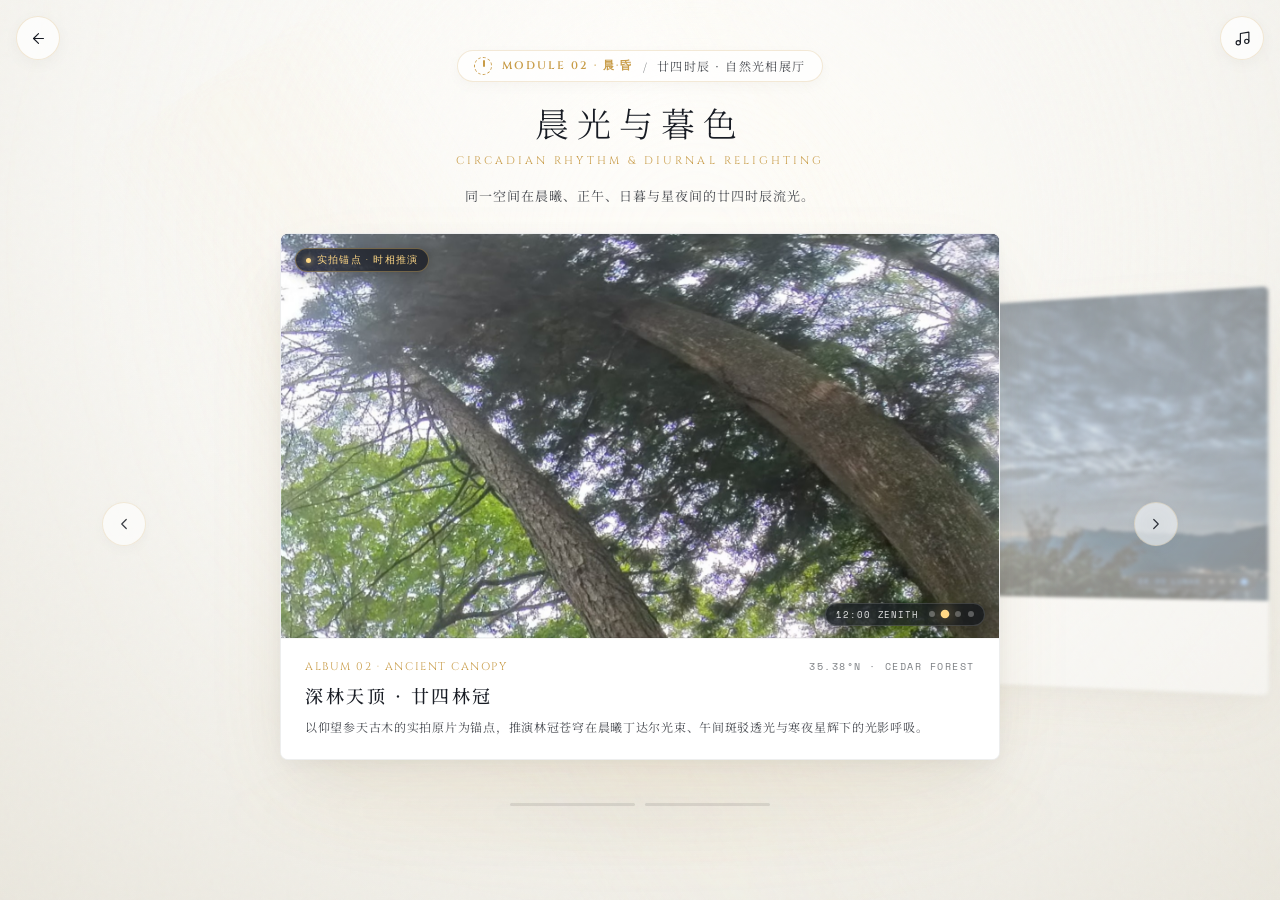
<file: daylight-salon.html>
<!DOCTYPE html>
<html lang="zh-CN">
<head>
  <meta charset="UTF-8" />
  <meta name="viewport" content="width=device-width, initial-scale=1.0, maximum-scale=1.0, user-scalable=no, viewport-fit=cover" />
  <title>MODULE 02 · 晨·昏 | 自然光影大厅 · 相册清单 - Chrono-Lens</title>
  <meta name="description" content="Chrono-Lens 晨·昏 自然光影大厅：以时间为维度的廿四时光相摄影影集清单，收录实拍高山远眺母版、阿尔卑斯圣湖与静谧庭院枯山水。" />

  <!-- 移动端全屏与安全区适配 -->
  <meta name="apple-mobile-web-app-capable" content="yes" />
  <meta name="apple-mobile-web-app-status-bar-style" content="black-translucent" />
  <meta name="apple-mobile-web-app-title" content="晨·昏 影集" />
  <meta name="mobile-web-app-capable" content="yes" />
  <meta name="theme-color" content="#f7f6f2" />

  <link rel="icon" type="image/svg+xml" href="./favicon.svg" />
  <link rel="apple-touch-icon" href="./favicon.svg" />
  <link rel="manifest" href="./manifest.json" />
  <script src="./assets/soundscape.js"></script>

  <!-- 艺术字体 -->
  <link rel="preconnect" href="https://fonts.googleapis.com" />
  <link rel="preconnect" href="https://fonts.gstatic.com" crossorigin />
  <link href="https://fonts.googleapis.com/css2?family=Cinzel:wght@400;500;600;700&family=Noto+Serif+SC:wght@300;400;500;600&family=Space+Mono:wght@400;700&display=swap" rel="stylesheet" />

  <style>
    /* ==========================================================================
       Chrono-Lens 子模块 02 · 晨·昏 二级独立风格大厅与相册清单设计规范 (Level 2 Salon)
       - 遵行三级立体策展空间拓扑结构（Level 2: Themed Exhibition Hall / Salon）
       - 美学基调：晨曦玉白 (#f7f6f2) 配合 35° 莫奈印象派动态光柱与微漫反射微光
       - 彻底贯彻《感官释放与极致留白宪章》：Icon-Only 纯微图符微纽、极致留白
       - 围绕“时间与廿四光相”展开的独特视觉索引：日晷黄道环、色温光谱带、多时相微呼吸画框
       ========================================================================== */
    :root {
      --bg-base: #f7f6f2;
      --bg-inner: #ffffff;
      --bg-outer: #eae7de;
      --text-main: #181c24;
      --text-sub: rgba(24, 28, 36, 0.78);
      --text-muted: rgba(24, 28, 36, 0.56);
      --accent-gold: #c89c48;
      --accent-gold-soft: rgba(200, 156, 72, 0.14);
      --glass-bg: rgba(255, 255, 255, 0.72);
      --glass-border: rgba(200, 156, 72, 0.22);
      --card-mat-bg: #ffffff;
      --card-border: rgba(35, 39, 46, 0.08);
      --card-hover-border: rgba(200, 156, 72, 0.45);
      --ease-cinematic: cubic-bezier(0.16, 1, 0.3, 1);
      --font-serif: "Noto Serif SC", "Songti SC", "SimSun", serif;
      --font-en: "Cinzel", "Times New Roman", serif;
      --font-mono: "Space Mono", monospace;
      --safe-top: env(safe-area-inset-top, 16px);
      --safe-bottom: env(safe-area-inset-bottom, 20px);
      --safe-left: env(safe-area-inset-left, 16px);
      --safe-right: env(safe-area-inset-right, 16px);
    }

    *, *::before, *::after {
      box-sizing: border-box;
      margin: 0;
      padding: 0;
      -webkit-tap-highlight-color: transparent;
      transition-property: none;
    }

    h1, h2, h3 {
      text-wrap: balance;
    }

    p {
      text-wrap: pretty;
      line-break: strict;
    }

    *:focus {
      outline: none;
    }

    *:focus-visible {
      outline: none;
      box-shadow: 0 0 0 2px var(--accent-gold), 0 0 16px var(--accent-gold-soft);
      border-radius: 4px;
    }

    /* 优雅微晶毛玻璃素白画廊滚动条 */
    ::-webkit-scrollbar {
      width: 5px;
      height: 5px;
    }
    ::-webkit-scrollbar-track {
      background: transparent;
    }
    ::-webkit-scrollbar-thumb {
      background: rgba(24, 28, 36, 0.16);
      border-radius: 9999px;
      backdrop-filter: blur(4px);
      -webkit-backdrop-filter: blur(4px);
    }
    ::-webkit-scrollbar-thumb:hover {
      background: rgba(200, 156, 72, 0.45);
    }

    html, body {
      width: 100%;
      height: 100%;
      min-height: 100vh;
      min-height: 100dvh;
      overscroll-behavior-y: contain;
      -webkit-overflow-scrolling: touch;
      scrollbar-width: thin;
      scrollbar-color: rgba(24, 28, 36, 0.16) transparent;
      background-color: var(--bg-base);
      background-image: 
        radial-gradient(circle at 50% 12%, var(--bg-inner) 0%, var(--bg-base) 55%, var(--bg-outer) 100%);
      color: var(--text-main);
      font-family: var(--font-serif);
      -webkit-font-smoothing: antialiased;
      user-select: none;
      -webkit-user-select: none;
      overflow-x: hidden;
      overflow-y: auto;
    }

    /* 标签与按键防折行 */
    .hud-pill, .hud-icon-btn, .salon-card, .time-tag, .kelvin-badge {
      white-space: nowrap;
      flex-shrink: 0;
    }

    /* ==========================================================================
       全新背景美学：【廿四时相 · 天光流染大厅 (Chrono-Atmospheric Sky System)】
       1. 实体微漫反射艺术纸质画布 (Museum Alabaster Canvas)
       2. 廿四时相动态色温天光晕染 (Breathing Diurnal Auroral Orbs)
       3. 莫奈双重立体丁达尔斜射光束 (Dual Volumetric Beams)
       4. 展台地面空间遮蔽阴影 (Ground Ambient Pedestal)
       ========================================================================== */
    .chrono-ambient-system {
      position: fixed;
      inset: 0;
      pointer-events: none;
      z-index: 1;
      overflow: hidden;
      contain: layout style paint;
    }

    /* 1. 当代艺术馆实体棉纸微纤维质感纹理 (Pure SVG Noise, 0.028 极柔和微透明) */
    .ambient-paper-texture {
      position: absolute;
      inset: 0;
      opacity: 0.32;
      background-image: url("data:image/svg+xml,%3Csvg viewBox='0 0 200 200' xmlns='http://www.w3.org/2000/svg'%3E%3Cfilter id='noiseFilter'%3E%3CfeTurbulence type='fractalNoise' baseFrequency='0.75' numOctaves='3' stitchTiles='stitch'/%3E%3C/filter%3E%3Crect width='100%25' height='100%25' filter='url(%23noiseFilter)' opacity='0.08'/%3E%3C/svg%3E");
      mix-blend-mode: multiply;
      pointer-events: none;
    }

    /* 2. 廿四时相高斯色温光团 (Auroral Chromatic Orbs) */
    .chromatic-orb {
      position: absolute;
      border-radius: 50%;
      filter: blur(130px);
      -webkit-filter: blur(130px);
      pointer-events: none;
      will-change: transform, opacity;
      /* 核心：3.0 秒超柔和呼吸交融曲线，无阶跃跳动 */
      transition: opacity 3.0s cubic-bezier(0.4, 0, 0.2, 1), transform 3.0s cubic-bezier(0.4, 0, 0.2, 1);
    }

    /* 晨曦朝霞光团：微金粉橙 (06:00 DAWN) */
    .orb-dawn {
      top: -10%;
      left: -8%;
      width: 720px;
      height: 720px;
      background: radial-gradient(circle, rgba(246, 182, 118, 0.24) 0%, rgba(246, 182, 118, 0) 70%);
      opacity: 0;
      transform: translate3d(0, 0, 0) scale(0.9);
    }

    /* 正午天顶光团：通透皓白微金 (12:00 ZENITH) */
    .orb-noon {
      top: -15%;
      left: 20%;
      width: 880px;
      height: 750px;
      background: radial-gradient(circle, rgba(255, 255, 255, 0.65) 0%, rgba(255, 245, 220, 0.22) 40%, rgba(255, 255, 255, 0) 72%);
      opacity: 1; /* 默认正午 */
      transform: translate3d(0, 0, 0) scale(1);
    }

    /* 日暮熔金光团：沉郁暖赭晚霞 (18:00 DUSK) */
    .orb-dusk {
      top: 15%;
      right: -10%;
      width: 800px;
      height: 800px;
      background: radial-gradient(circle, rgba(226, 112, 54, 0.22) 0%, rgba(200, 80, 40, 0.10) 45%, rgba(226, 112, 54, 0) 70%);
      opacity: 0;
      transform: translate3d(0, 0, 0) scale(0.9);
    }

    /* 冷夜星汉光团：深邃蓝调月华 (24:00 LUNAR) */
    .orb-night {
      top: 0%;
      left: 10%;
      width: 900px;
      height: 900px;
      background: radial-gradient(circle, rgba(62, 82, 130, 0.16) 0%, rgba(40, 52, 85, 0.08) 50%, rgba(62, 82, 130, 0) 70%);
      opacity: 0;
      transform: translate3d(0, 0, 0) scale(0.85);
    }

    /* 3. 莫奈双重立体穿透体积光束 (Dual Volumetric Beams) */
    .volumetric-shaft-group {
      position: absolute;
      top: -30%;
      left: -5%;
      width: 160%;
      height: 160%;
      pointer-events: none;
      transform: rotate(-33deg);
      opacity: 0.75;
      animation: ambientLightBreathe 22s infinite ease-in-out alternate;
    }
    @keyframes ambientLightBreathe {
      0%   { transform: rotate(-34deg) translateY(0px); opacity: 0.65; }
      50%  { transform: rotate(-32.5deg) translateY(-14px); opacity: 0.85; }
      100% { transform: rotate(-34deg) translateY(0px); opacity: 0.65; }
    }

    .volumetric-beam {
      position: absolute;
      top: 0;
      height: 100%;
      pointer-events: none;
      mask-image: linear-gradient(to bottom, rgba(0,0,0,1) 0%, rgba(0,0,0,0.6) 60%, rgba(0,0,0,0) 100%);
      -webkit-mask-image: linear-gradient(to bottom, rgba(0,0,0,1) 0%, rgba(0,0,0,0.6) 60%, rgba(0,0,0,0) 100%);
    }
    /* 主光柱：较宽、温润微金 */
    .beam-primary {
      left: 22%;
      width: 320px;
      background: linear-gradient(90deg, rgba(255, 255, 255, 0) 0%, rgba(255, 240, 210, 0.18) 45%, rgba(255, 255, 255, 0) 100%);
      filter: blur(12px);
    }
    /* 次级伴随光柱：细长清透 */
    .beam-secondary {
      left: 48%;
      width: 140px;
      background: linear-gradient(90deg, rgba(255, 255, 255, 0) 0%, rgba(255, 250, 235, 0.12) 50%, rgba(255, 255, 255, 0) 100%);
      filter: blur(8px);
    }

    /* 4. 展台地面微漫反射与空间阴影基底 (Floor Ambient Occlusion) */
    .ambient-floor-pedestal {
      position: absolute;
      bottom: 2%;
      left: 50%;
      transform: translateX(-50%);
      width: min(850px, 92vw);
      height: 140px;
      border-radius: 50%;
      background: radial-gradient(ellipse at center, rgba(24, 28, 36, 0.045) 0%, rgba(200, 156, 72, 0.025) 40%, rgba(0, 0, 0, 0) 72%);
      filter: blur(16px);
      pointer-events: none;
    }

    /* 页面入场空间反向舒展动画 */
    .spatial-unfold-container {
      position: relative;
      z-index: 2;
      height: 100dvh;
      max-height: 100dvh;
      overflow: hidden;
      display: flex;
      flex-direction: column;
      align-items: center;
      justify-content: center;
      gap: 12px;
      padding: calc(var(--safe-top) + 14px) max(16px, var(--safe-right)) calc(var(--safe-bottom) + 18px) max(16px, var(--safe-left));
      animation: spatialUnfold 1.1s var(--ease-cinematic) forwards;
    }

    @keyframes spatialUnfold {
      0% {
        opacity: 0;
        transform: scale(0.97) translateY(16px);
        filter: blur(10px);
      }
      100% {
        opacity: 1;
        transform: scale(1) translateY(0);
        filter: blur(0);
      }
    }

    /* 四角极简悬浮微气泡 (Ghost Glyphs - 纯图符去文字化) */
    .corner-nav-cluster {
      position: fixed;
      top: calc(var(--safe-top) + 16px);
      display: flex;
      align-items: center;
      gap: 12px;
      z-index: 50;
    }
    .corner-nav-left { left: calc(var(--safe-left) + 16px); }
    .corner-nav-right { right: calc(var(--safe-right) + 16px); }

    .glyph-btn {
      width: 44px;
      height: 44px;
      min-width: 44px;
      min-height: 44px;
      border-radius: 50%;
      background: var(--glass-bg);
      backdrop-filter: blur(20px);
      -webkit-backdrop-filter: blur(20px);
      border: 1px solid var(--glass-border);
      color: var(--text-main);
      display: flex;
      align-items: center;
      justify-content: center;
      cursor: pointer;
      text-decoration: none;
      outline: none;
      box-shadow: 0 4px 16px rgba(0, 0, 0, 0.04);
      transition: transform 0.4s var(--ease-cinematic), border-color 0.4s ease, box-shadow 0.4s ease, background-color 0.4s ease;
      position: relative;
    }
    .glyph-btn:hover {
      transform: translateY(-2px) scale(1.06);
      border-color: var(--accent-gold);
      box-shadow: 0 8px 24px rgba(200, 156, 72, 0.22);
    }
    .glyph-btn:active {
      transform: scale(0.95);
    }
    .glyph-btn svg {
      width: 17px;
      height: 17px;
      stroke: currentColor;
      stroke-width: 1.6;
      fill: none;
      stroke-linecap: round;
      stroke-linejoin: round;
    }

    /* 声景呼吸微光点 */
    .sound-active-dot {
      position: absolute;
      top: 8px;
      right: 8px;
      width: 6px;
      height: 6px;
      border-radius: 50%;
      background: var(--accent-gold);
      box-shadow: 0 0 8px var(--accent-gold);
      opacity: 0;
      transition: opacity 0.4s;
    }
    .glyph-btn.is-active .sound-active-dot {
      opacity: 1;
      animation: soundPulse 2s infinite ease-in-out;
    }
    @keyframes soundPulse {
      0%, 100% { transform: scale(1); opacity: 0.8; }
      50% { transform: scale(1.4); opacity: 1; }
    }

    /* ==========================================================================
       顶部时空天球仪表岛与策展题记 (Curatorial Chrono-Dial)
       ========================================================================== */
    .curator-header-island {
      display: flex;
      flex-direction: column;
      align-items: center;
      text-align: center;
      max-width: 720px;
      margin-top: 8px;
      margin-bottom: 10px;
      flex-shrink: 0;
    }

    /* 日晷天球微图腾与时间徽标 */
    .sundial-badge-group {
      display: inline-flex;
      align-items: center;
      gap: 10px;
      padding: 6px 16px;
      border-radius: 24px;
      background: var(--glass-bg);
      backdrop-filter: blur(16px);
      -webkit-backdrop-filter: blur(16px);
      border: 1px solid var(--glass-border);
      box-shadow: 0 4px 14px rgba(0, 0, 0, 0.03);
      margin-bottom: 16px;
    }
    .sundial-mini-glyph {
      width: 18px;
      height: 18px;
      border-radius: 50%;
      border: 1px dashed var(--accent-gold);
      position: relative;
      animation: rotateSundial 60s linear infinite;
    }
    @keyframes rotateSundial {
      from { transform: rotate(0deg); }
      to { transform: rotate(360deg); }
    }
    .sundial-mini-glyph::after {
      content: "";
      position: absolute;
      top: 2px;
      left: 8px;
      width: 2px;
      height: 7px;
      background: var(--accent-gold);
      border-radius: 1px;
    }
    .badge-module-label {
      font-family: var(--font-en);
      font-size: 11px;
      letter-spacing: 0.18em;
      color: var(--accent-gold);
      font-weight: 600;
      font-variant-numeric: tabular-nums;
    }
    .badge-sep {
      color: var(--text-muted);
      font-size: 11px;
    }
    .badge-diurnal-state {
      font-family: var(--font-serif);
      font-size: 12px;
      letter-spacing: 0.12em;
      color: var(--text-sub);
    }

    .curator-main-title {
      font-family: var(--font-serif);
      font-size: clamp(24px, 3.8vw, 34px);
      font-weight: 300;
      letter-spacing: 0.24em;
      color: var(--text-main);
      margin-bottom: 6px;
    }
    .curator-sub-title-en {
      font-family: var(--font-en);
      font-size: 11px;
      letter-spacing: 0.28em;
      text-transform: uppercase;
      color: var(--accent-gold);
      margin-bottom: 16px;
    }
    .curator-preface-prose {
      font-size: 13px;
      line-height: 1.9;
      color: var(--text-sub);
      letter-spacing: 0.08em;
      max-width: 580px;
    }

    /* ==========================================================================
       相册陈列：廿四时空悬浮展台 · 环轨透视画廊 (Celestial Spatial Podium & Orbit Gallery)
       - 彻底告别传统平铺网格，同屏聚焦单一核心视觉主体，两侧空间景深环绕
       - 纯 CSS 3D 立体透视与电影级 1.2s 柔和平滑空间位移
       ========================================================================== */
    .celestial-podium-stage {
      position: relative;
      width: 100%;
      max-width: 1060px;
      display: flex;
      flex-direction: column;
      align-items: center;
      justify-content: center;
      margin-top: 6px;
      margin-bottom: 28px;
      perspective: 1600px;
      user-select: none;
    }

    /* 左右极简悬浮光感导轨微气泡 (Ghost Glyphs - 去文字化) */
    .orbit-nav-btn {
      position: absolute;
      top: 45%;
      width: 44px;
      height: 44px;
      border-radius: 50%;
      background: var(--glass-bg);
      backdrop-filter: blur(16px);
      -webkit-backdrop-filter: blur(16px);
      border: 1px solid var(--glass-border);
      color: var(--text-main);
      display: flex;
      align-items: center;
      justify-content: center;
      cursor: pointer;
      box-shadow: 0 4px 18px rgba(0, 0, 0, 0.04);
      transition: transform 0.4s var(--ease-cinematic), opacity 0.4s ease, border-color 0.4s ease, box-shadow 0.4s ease;
      z-index: 30;
      opacity: 0.85;
    }
    .orbit-nav-btn:hover {
      opacity: 1;
      transform: scale(1.1);
      border-color: var(--accent-gold);
      box-shadow: 0 6px 24px rgba(200, 156, 72, 0.25);
    }
    .orbit-nav-btn:active {
      transform: scale(0.92);
    }
    .orbit-nav-btn svg {
      width: 18px;
      height: 18px;
      stroke: currentColor;
      stroke-width: 1.6;
      fill: none;
      stroke-linecap: round;
      stroke-linejoin: round;
    }
    .nav-prev { left: -8px; }
    .nav-next { right: -8px; }

    /* 3D 环轨画廊视窗容器 */
    .orbit-track-viewport {
      position: relative;
      width: 100%;
      min-height: 520px;
      display: flex;
      align-items: center;
      justify-content: center;
      transform-style: preserve-3d;
      margin-bottom: 24px;
    }

    /* 单个 3D 悬浮影集卡片 */
    .album-orbit-card {
      position: absolute;
      width: min(720px, 88vw);
      background: var(--card-mat-bg);
      border-radius: 8px;
      border: 1px solid var(--card-border);
      box-shadow: 
        0 4px 16px rgba(0, 0, 0, 0.03),
        0 20px 50px -10px rgba(0, 0, 0, 0.06),
        0 40px 90px -20px rgba(200, 156, 72, 0.12);
      overflow: hidden;
      cursor: pointer;
      display: flex;
      flex-direction: column;
      transform-style: preserve-3d;
      /* 核心：1.2 秒电影级平缓空间位移与透明度渐变，绝无跳跃生硬切换 */
      transition: 
        transform 1.2s cubic-bezier(0.16, 1, 0.3, 1),
        opacity 1.2s cubic-bezier(0.16, 1, 0.3, 1),
        filter 1.2s cubic-bezier(0.16, 1, 0.3, 1),
        box-shadow 0.6s ease;
      will-change: transform, opacity, filter;
      text-decoration: none;
      color: inherit;
    }

    /* 状态类：当前居中聚焦 (Active) */
    .album-orbit-card.pos-active {
      transform: translate3d(0, 0, 0) scale(1) rotateY(0deg);
      opacity: 1;
      filter: blur(0px);
      z-index: 10;
      pointer-events: auto;
    }
    .album-orbit-card.pos-active:hover {
      box-shadow: 
        0 8px 30px rgba(0, 0, 0, 0.06),
        0 30px 80px -10px rgba(200, 156, 72, 0.26);
    }

    /* 状态类：左翼景深 (Prev) */
    .album-orbit-card.pos-prev {
      transform: translate3d(-54%, -8px, -220px) scale(0.82) rotateY(22deg);
      opacity: 0.42;
      filter: blur(2px) saturate(85%);
      z-index: 5;
      pointer-events: auto;
    }
    .album-orbit-card.pos-prev:hover {
      opacity: 0.72;
      filter: blur(0.5px);
      transform: translate3d(-50%, -10px, -160px) scale(0.85) rotateY(16deg);
    }

    /* 状态类：右翼景深 (Next) */
    .album-orbit-card.pos-next {
      transform: translate3d(54%, -8px, -220px) scale(0.82) rotateY(-22deg);
      opacity: 0.42;
      filter: blur(2px) saturate(85%);
      z-index: 5;
      pointer-events: auto;
    }
    .album-orbit-card.pos-next:hover {
      opacity: 0.72;
      filter: blur(0.5px);
      transform: translate3d(50%, -10px, -160px) scale(0.85) rotateY(-16deg);
    }

    /* 状态类：深空隐藏 (Hidden) */
    .album-orbit-card.pos-hidden {
      transform: translate3d(0, 0, -400px) scale(0.6);
      opacity: 0;
      filter: blur(10px);
      z-index: 1;
      pointer-events: none;
    }

    /* 实拍母版专属微光角标 */
    .master-badge-corner {
      position: absolute;
      top: 14px;
      left: 14px;
      z-index: 10;
      display: inline-flex;
      align-items: center;
      gap: 6px;
      padding: 4px 10px;
      border-radius: 12px;
      background: rgba(18, 22, 30, 0.72);
      backdrop-filter: blur(12px);
      -webkit-backdrop-filter: blur(12px);
      border: 1px solid rgba(226, 185, 104, 0.4);
      color: #ffd885;
      font-family: var(--font-en);
      font-size: 10px;
      letter-spacing: 0.12em;
      box-shadow: 0 4px 12px rgba(0, 0, 0, 0.25);
    }
    .master-sparkle {
      width: 5px;
      height: 5px;
      border-radius: 50%;
      background: #ffd885;
      box-shadow: 0 0 6px #ffd885;
      animation: soundPulse 1.8s infinite ease-in-out;
    }

    /* 封面装裱画框 (Aspect 16:9) 与四时相交互视窗 */
    .card-canvas-viewport {
      position: relative;
      width: 100%;
      aspect-ratio: 16 / 9;
      background: #0d1017;
      overflow: hidden;
    }
    /* 核心：四时相极柔和 2.4s 平滑交叉溶解渐变 (Dissolve Transition) */
    .card-diurnal-layer {
      position: absolute;
      inset: 0;
      width: 100%;
      height: 100%;
      object-fit: cover;
      transition: opacity 2.4s cubic-bezier(0.4, 0, 0.2, 1);
      will-change: opacity;
    }
    .layer-dawn  { opacity: 0; }
    .layer-noon  { opacity: 1; }
    .layer-dusk  { opacity: 0; }
    .layer-night { opacity: 0; }

    /* 悬停微时相指示胶囊 (纯静观时相呼吸状态指示，零侵入操作负担) */
    .card-diurnal-stepper {
      position: absolute;
      bottom: 12px;
      right: 14px;
      z-index: 10;
      display: flex;
      align-items: center;
      gap: 7px;
      padding: 4px 10px;
      border-radius: 18px;
      background: rgba(14, 18, 26, 0.72);
      backdrop-filter: blur(14px);
      -webkit-backdrop-filter: blur(14px);
      border: 1px solid rgba(255, 255, 255, 0.15);
      box-shadow: 0 4px 16px rgba(0, 0, 0, 0.35);
      pointer-events: none;
    }
    .stepper-label {
      font-family: var(--font-mono);
      font-size: 9px;
      letter-spacing: 0.1em;
      color: rgba(255, 255, 255, 0.88);
      text-transform: uppercase;
      margin-right: 3px;
      transition: color 0.4s ease;
      white-space: nowrap;
      font-variant-numeric: tabular-nums;
    }
    .stepper-pip {
      width: 6px;
      height: 6px;
      border-radius: 50%;
      background: rgba(255, 255, 255, 0.28);
      transition: transform 0.4s cubic-bezier(0.16, 1, 0.3, 1), background-color 0.4s ease, box-shadow 0.4s ease;
    }
    .stepper-pip.active {
      transform: scale(1.45);
    }
    .stepper-pip.pip-dawn.active  { background: #d87c48; box-shadow: 0 0 10px #d87c48; }
    .stepper-pip.pip-noon.active  { background: #ffd885; box-shadow: 0 0 10px #ffd885; }
    .stepper-pip.pip-dusk.active  { background: #e27036; box-shadow: 0 0 10px #e27036; }
    .stepper-pip.pip-night.active { background: #60a5fa; box-shadow: 0 0 10px #60a5fa; }

    /* 极轻极奢：星轨微光流导轨 (视觉 3px 金丝，触控热区 44px 刚性达标) */
    .celestial-horizon-gauge {
      display: flex;
      align-items: center;
      justify-content: center;
      gap: 10px;
      width: min(260px, 68vw);
      height: 44px;
      margin-top: 2px;
      pointer-events: auto;
      z-index: 20;
    }
    .gauge-track {
      flex: 1;
      height: 44px;
      min-width: 44px;
      min-height: 44px;
      background: transparent;
      border: none;
      padding: 0;
      display: flex;
      align-items: center;
      position: relative;
      cursor: pointer;
    }
    .gauge-rail {
      width: 100%;
      height: 3px;
      border-radius: 999px;
      background: rgba(24, 28, 36, 0.10);
      overflow: hidden;
      position: relative;
      transition: transform 0.3s var(--ease-cinematic), background-color 0.3s ease;
    }
    .gauge-track:hover .gauge-rail {
      transform: scaleY(1.35);
      background: rgba(200, 156, 72, 0.25);
    }
    .gauge-glow-fill {
      width: 100%;
      height: 100%;
      background: linear-gradient(90deg, #c89c48, #ffd885);
      box-shadow: 0 0 8px rgba(200, 156, 72, 0.7);
      border-radius: 999px;
      transform-origin: left center;
      transform: scaleX(0);
      transition: transform 0.1s linear;
    }

    /* 卡片下半部艺术文学题记区 */
    .card-curation-zone {
      padding: 20px 24px 22px;
      display: flex;
      flex-direction: column;
      gap: 8px;
      background: var(--card-mat-bg);
      border-top: 1px solid rgba(0, 0, 0, 0.04);
      transition: opacity 0.45s var(--ease-cinematic);
    }
    .album-orbit-card:not(.pos-active) .card-curation-zone {
      opacity: 0;
    }
    .card-meta-line {
      display: flex;
      align-items: center;
      justify-content: space-between;
      font-family: var(--font-en);
      font-size: 11px;
      letter-spacing: 0.14em;
      color: var(--accent-gold);
      font-variant-numeric: tabular-nums;
    }
    .card-coord-tag {
      font-family: var(--font-mono);
      font-size: 10px;
      color: var(--text-muted);
      font-variant-numeric: tabular-nums;
    }

    .card-album-title {
      font-size: 18px;
      font-weight: 500;
      letter-spacing: 0.14em;
      color: var(--text-main);
      transition: color 0.3s;
    }
    .album-orbit-card.pos-active:hover .card-album-title {
      color: var(--accent-gold);
    }

    .card-album-prose {
      font-size: 12px;
      line-height: 1.8;
      color: var(--text-sub);
      letter-spacing: 0.06em;
    }

    .card-footer-tags {
      display: flex;
      align-items: center;
      gap: 8px;
      margin-top: 6px;
      flex-wrap: wrap;
    }
    .micro-tag {
      font-family: var(--font-mono);
      font-size: 9px;
      letter-spacing: 0.08em;
      padding: 2px 7px;
      border-radius: 10px;
      background: rgba(24, 28, 36, 0.04);
      color: var(--text-muted);
      border: 1px solid rgba(24, 28, 36, 0.08);
    }
    .micro-tag-highlight {
      background: var(--accent-gold-soft);
      color: #9c7328;
      border-color: rgba(200, 156, 72, 0.3);
    }

    /* 底部极简归真题脚 */
    .salon-bottom-bar {
      margin-top: 16px;
      text-align: center;
      font-family: var(--font-en);
      font-size: 11px;
      letter-spacing: 0.22em;
      color: var(--text-muted);
      display: flex;
      align-items: center;
      gap: 12px;
    }

    /* 时空折叠转场遮罩层 */
    .portal-transition-layer {
      position: fixed;
      inset: 0;
      z-index: 999;
      pointer-events: none;
      opacity: 0;
      background: radial-gradient(circle at center, rgba(255, 235, 195, 0.8) 0%, #f7f6f2 70%);
      transition: opacity 0.4s var(--ease-cinematic);
    }
    .portal-transition-layer.is-active {
      opacity: 1;
    }

    /* 响应式调整：严格限制在移动端一屏之内，践行感官释放与极致留白 */
    @media (max-width: 768px) {
      html, body {
        overflow: hidden !important;
        height: 100dvh;
        max-height: 100dvh;
      }
      .spatial-unfold-container {
        height: 100dvh;
        max-height: 100dvh;
        overflow: hidden;
        justify-content: space-between;
        padding: calc(var(--safe-top) + 8px) 14px calc(var(--safe-bottom) + 8px) 14px;
      }
      /* 废除小作文，释放留白空间 */
      .curator-preface-prose {
        display: none !important;
      }
      .curator-header-island {
        margin-top: 52px;
        margin-bottom: 6px;
      }
      .sundial-badge-group {
        padding: 4px 12px;
        margin-bottom: 6px;
        max-width: calc(100vw - 48px);
      }
      .badge-sep, .badge-diurnal-state {
        display: none;
      }
      .curator-main-title {
        font-size: 21px;
        letter-spacing: 0.2em;
        margin-bottom: 2px;
      }
      .curator-sub-title-en {
        font-size: 9px;
        letter-spacing: 0.18em;
        margin-bottom: 6px;
      }
      /* 3D 展台自适应屏幕高度 */
      .celestial-podium-stage {
        margin-top: 0;
        margin-bottom: 4px;
        flex: 1;
        display: flex;
        align-items: center;
        justify-content: center;
        min-height: 0;
      }
      .orbit-track-viewport {
        min-height: 310px;
        height: auto;
        margin-bottom: 0;
      }
      .orbit-nav-btn {
        top: 28%;
      }
      .nav-prev { left: 0px; width: 44px; height: 44px; min-width: 44px; min-height: 44px; }
      .nav-next { right: 0px; width: 44px; height: 44px; min-width: 44px; min-height: 44px; }
      .album-orbit-card {
        width: min(336px, 85vw);
      }
      .album-orbit-card.pos-prev {
        transform: translate3d(-26%, -4px, -140px) scale(0.78) rotateY(16deg);
      }
      .album-orbit-card.pos-next {
        transform: translate3d(26%, -4px, -140px) scale(0.78) rotateY(-16deg);
      }
      .card-curation-zone {
        padding: 12px 16px 14px;
        gap: 5px;
      }
      .card-meta-line {
        font-size: 10px;
      }
      .card-album-title {
        font-size: 15px;
      }
      .card-album-prose {
        font-size: 12px;
        line-height: 1.65;
        display: -webkit-box;
        -webkit-line-clamp: 2;
        -webkit-box-orient: vertical;
        overflow: hidden;
      }
      .salon-bottom-bar {
        margin-top: 2px;
        font-size: 9px;
        letter-spacing: 0.16em;
      }
    }

    @media (prefers-reduced-motion: reduce) {
      *, *::before, *::after {
        animation-duration: 0.01ms !important;
        animation-iteration-count: 1 !important;
        transition-duration: 0.15s !important;
      }
    }
  </style>
</head>
<body>

  <!-- 廿四时相动态漫射天光场域 (Chrono-Atmospheric Sky System) -->
  <div class="chrono-ambient-system" id="ambientSky">
    <!-- 实体棉纸展厅微质感遮罩 -->
    <div class="ambient-paper-texture"></div>
    <!-- 廿四时相动态色温天光晕染光团 (3.0s 柔和呼吸) -->
    <div class="chromatic-orb orb-dawn" id="orbDawn"></div>
    <div class="chromatic-orb orb-noon" id="orbNoon"></div>
    <div class="chromatic-orb orb-dusk" id="orbDusk"></div>
    <div class="chromatic-orb orb-night" id="orbNight"></div>
    <!-- 莫奈双重立体丁达尔体积光束 -->
    <div class="volumetric-shaft-group">
      <div class="volumetric-beam beam-primary"></div>
      <div class="volumetric-beam beam-secondary"></div>
    </div>
    <!-- 展台地面微漫反射与空间阴影基底 -->
    <div class="ambient-floor-pedestal"></div>
  </div>

  <!-- 时空折叠跃迁层 -->
  <div class="portal-transition-layer" id="portalLayer"></div>

  <div class="spatial-unfold-container">

    <!-- 左上角极简微气泡：返回第一级主展馆 (Level 1: Grand Hall Gateway) -->
    <div class="corner-nav-cluster corner-nav-left">
      <a href="./index.html" class="glyph-btn" id="btnBackToGrandHall" title="返回主展馆" aria-label="返回主展馆">
        <svg viewBox="0 0 24 24">
          <line x1="19" y1="12" x2="5" y2="12"></line>
          <polyline points="12 19 5 12 12 5"></polyline>
        </svg>
      </a>
    </div>

    <!-- 右上角极简微气泡：声景开关 (Zero-Text Icon) -->
    <div class="corner-nav-cluster corner-nav-right">
      <button class="glyph-btn" id="btnSoundscape" title="声景" aria-label="声景">
        <span class="sound-active-dot" id="soundActiveDot"></span>
        <svg viewBox="0 0 24 24">
          <path d="M9 18V5l12-2v13"></path>
          <circle cx="6" cy="18" r="3"></circle>
          <circle cx="18" cy="16" r="3"></circle>
        </svg>
      </button>
    </div>

    <!-- 顶部时空天球仪表岛与策展题记 -->
    <header class="curator-header-island">
      <div class="sundial-badge-group">
        <div class="sundial-mini-glyph"></div>
        <span class="badge-module-label">MODULE 02 · 晨·昏</span>
        <span class="badge-sep">/</span>
        <span class="badge-diurnal-state">廿四时辰 · 自然光相展厅</span>
      </div>

      <h1 class="curator-main-title">晨光与暮色</h1>
      <div class="curator-sub-title-en">Circadian Rhythm & Diurnal Relighting</div>

      <p class="curator-preface-prose">
        同一空间在晨曦、正午、日暮与星夜间的廿四时辰流光。
      </p>
    </header>

    <!-- 第二级相册核心舞台：廿四时空悬浮展台 (Level 2: Thematic Celestial Podium) -->
    <main class="celestial-podium-stage" id="podiumStage">

      <!-- 左右极简悬浮光感导轨按钮 (去文字化 Icon-Only) -->
      <button class="orbit-nav-btn nav-prev" id="btnPrevAlbum" title="上一影集" aria-label="上一影集">
        <svg viewBox="0 0 24 24"><polyline points="15 18 9 12 15 6"></polyline></svg>
      </button>
      <button class="orbit-nav-btn nav-next" id="btnNextAlbum" title="下一影集" aria-label="下一影集">
        <svg viewBox="0 0 24 24"><polyline points="9 18 15 12 9 6"></polyline></svg>
      </button>

      <!-- 3D 环轨画廊视窗 -->
      <div class="orbit-track-viewport" id="orbitTrack">

        <!-- 影集 01: 实拍锚点 · 富士云海廿四霞光 -->
        <article class="album-orbit-card pos-active" data-index="0" data-album="fuji" aria-label="进入《富士云海 · 廿四霞光》放映厅">
          <div class="master-badge-corner">
            <span class="master-sparkle"></span>
            <span>实拍锚点 · 时相推演</span>
          </div>

          <div class="card-canvas-viewport">
            <img src="./assets/images/diurnal/fuji_dawn.jpg" class="card-diurnal-layer layer-dawn" alt="晨曦朝霞" />
            <img src="./assets/images/diurnal/fuji_noon.jpg" class="card-diurnal-layer layer-noon" alt="正午原片" />
            <img src="./assets/images/diurnal/fuji_dusk.jpg" class="card-diurnal-layer layer-dusk" alt="落日余晖" />
            <img src="./assets/images/diurnal/fuji_night.jpg" class="card-diurnal-layer layer-night" alt="冷月星汉" />

            <div class="card-diurnal-stepper">
              <span class="stepper-label" id="stepperLabel0">12:00 ZENITH</span>
              <span class="stepper-pip pip-dawn" data-step="0" title="06:00 晨曦 2800K"></span>
              <span class="stepper-pip pip-noon active" data-step="1" title="12:00 正午 6500K"></span>
              <span class="stepper-pip pip-dusk" data-step="2" title="18:00 日暮 2400K"></span>
              <span class="stepper-pip pip-night" data-step="3" title="24:00 星夜 8500K"></span>
            </div>
          </div>

          <div class="card-curation-zone">
            <div class="card-meta-line">
              <span>ALBUM 01 · CLOUD SEA &amp; LAKE</span>
              <span class="card-coord-tag">35.36°N · FUJI BASIN</span>
            </div>
            <h2 class="card-album-title">富士云海 · 廿四霞光</h2>
            <p class="card-album-prose">
              以正午全景实拍原片为空间几何锚点，推演层积云海在破晓粉黛、正午皓光、日暮熔金与子夜星汉下的色温流转。
            </p>
          </div>
        </article>

        <!-- 影集 02: 实拍锚点 · 深林天顶廿四林冠 -->
        <article class="album-orbit-card pos-next" data-index="1" data-album="canopy" aria-label="进入《深林天顶 · 廿四林冠》放映厅">
          <div class="master-badge-corner">
            <span class="master-sparkle"></span>
            <span>实拍锚点 · 时相推演</span>
          </div>

          <div class="card-canvas-viewport">
            <img src="./assets/images/diurnal/canopy_dawn.jpg" class="card-diurnal-layer layer-dawn" alt="晨曦光柱" />
            <img src="./assets/images/diurnal/canopy_noon.jpg" class="card-diurnal-layer layer-noon" alt="正午原片" />
            <img src="./assets/images/diurnal/canopy_dusk.jpg" class="card-diurnal-layer layer-dusk" alt="黄昏落照" />
            <img src="./assets/images/diurnal/canopy_night.jpg" class="card-diurnal-layer layer-night" alt="古木寒月" />

            <div class="card-diurnal-stepper">
              <span class="stepper-label" id="stepperLabel1">12:00 ZENITH</span>
              <span class="stepper-pip pip-dawn" data-step="0" title="06:00 晨曦 2800K"></span>
              <span class="stepper-pip pip-noon active" data-step="1" title="12:00 正午 6500K"></span>
              <span class="stepper-pip pip-dusk" data-step="2" title="18:00 日暮 2400K"></span>
              <span class="stepper-pip pip-night" data-step="3" title="24:00 星夜 8500K"></span>
            </div>
          </div>

          <div class="card-curation-zone">
            <div class="card-meta-line">
              <span>ALBUM 02 · ANCIENT CANOPY</span>
              <span class="card-coord-tag">35.38°N · CEDAR FOREST</span>
            </div>
            <h2 class="card-album-title">深林天顶 · 廿四林冠</h2>
            <p class="card-album-prose">
              以仰望参天古木的实拍原片为锚点，推演林冠苍穹在晨曦丁达尔光束、午间斑驳透光与寒夜星辉下的光影呼吸。
            </p>
          </div>
        </article>

      </div>

      <!-- 极轻极奢：星轨微光流导轨 -->
      <div class="celestial-horizon-gauge" id="horizonGauge" aria-label="影集流转星轨">
        <button type="button" class="gauge-track active" data-index="0" title="富士云海" aria-label="第 1 影集：富士云海">
          <span class="gauge-rail"><span class="gauge-glow-fill" id="gaugeFill0"></span></span>
        </button>
        <button type="button" class="gauge-track" data-index="1" title="深林天顶" aria-label="第 2 影集：深林天顶">
          <span class="gauge-rail"><span class="gauge-glow-fill" id="gaugeFill1"></span></span>
        </button>
      </div>

    </main>

  </div>

  <script>
    (function () {
      "use strict";

      // 1. 悬浮微气泡交互
      const btnBack = document.getElementById("btnBackToGrandHall");
      const btnSound = document.getElementById("btnSoundscape");
      const portalLayer = document.getElementById("portalLayer");

      btnBack.addEventListener("click", (e) => {
        e.preventDefault();
        document.body.style.opacity = "0";
        document.body.style.transform = "scale(0.96)";
        document.body.style.transition = "opacity 0.35s cubic-bezier(0.16, 1, 0.3, 1), transform 0.35s cubic-bezier(0.16, 1, 0.3, 1)";
        setTimeout(() => {
          window.location.href = "./index.html";
        }, 300);
      });

      // 2. 声景接入
      if (window.ChronoSoundscape) {
        window.ChronoSoundscape.init({
          mode: "daylight",
          btnId: "btnSoundscape",
          dotId: "soundActiveDot"
        });
      }

      // ==========================================================================
      // 3. 3D 环轨画廊核心状态机与极度平缓渐变系统
      // ==========================================================================
      const cards = Array.from(document.querySelectorAll(".album-orbit-card"));
      const btnPrev = document.getElementById("btnPrevAlbum");
      const btnNext = document.getElementById("btnNextAlbum");
      const podiumStage = document.getElementById("podiumStage");

      const totalAlbums = cards.length;
      let currentIndex = 0;
      let isPaused = false;
      let autoTimer = null;
      const CYCLE_DURATION = 8000; // 8秒平缓切换周期

      // 星轨流光微导轨 DOM
      const horizonTracks = Array.from(document.querySelectorAll(".gauge-track"));
      let progressVal = 0;
      let progressTimer = null;

      // 四时相元数据配置
      const DIURNAL_PHASES = [
        { name: "06:00 DAWN", kelvin: "2800K", color: "#d87c48" },
        { name: "12:00 ZENITH", kelvin: "6500K", color: "#ffd885" },
        { name: "18:00 DUSK", kelvin: "2400K", color: "#e27036" },
        { name: "24:00 LUNAR", kelvin: "8500K", color: "#60a5fa" }
      ];

      // 更新卡片 3D 环轨空间排布 (Positioning Classes)
      function updatePodiumLayout(animate = true) {
        cards.forEach((card, idx) => {
          // 清除原先的位置类
          card.classList.remove("pos-active", "pos-prev", "pos-next", "pos-hidden");

          // 计算相对于当前中心索引的偏移量
          const offset = (idx - currentIndex + totalAlbums) % totalAlbums;

          if (offset === 0) {
            card.classList.add("pos-active");
          } else if (offset === 1 || (totalAlbums === 2 && offset === 1)) {
            card.classList.add("pos-next");
          } else if (offset === totalAlbums - 1) {
            card.classList.add("pos-prev");
          } else {
            card.classList.add("pos-hidden");
          }
        });

        // 联动星轨流光导轨激活态
        horizonTracks.forEach((track, idx) => {
          const isActive = idx === currentIndex;
          track.classList.toggle("active", isActive);
          const fill = track.querySelector(".gauge-glow-fill");
          if (fill && !isActive) {
            fill.style.transform = "scaleX(0)";
          }
        });

        // 联动全场域漫射背景光晕
        const activeCard = cards[currentIndex];
        if (activeCard && typeof syncAtmosphericSky === "function") {
          const activePip = activeCard.querySelector(".stepper-pip.active");
          const phase = activePip ? parseInt(activePip.getAttribute("data-step"), 10) : 1;
          syncAtmosphericSky(phase);
        }
      }

      // 切换到指定影集（具备 1.2s 电影级空间位移与透明度渐变）
      function goToAlbum(idx) {
        if (idx === currentIndex) return;
        currentIndex = (idx + totalAlbums) % totalAlbums;
        progressVal = 0;
        updatePodiumLayout(true);
      }

      function nextAlbum() {
        goToAlbum(currentIndex + 1);
      }

      function prevAlbum() {
        goToAlbum(currentIndex - 1);
      }

      btnNext.addEventListener("click", () => {
        nextAlbum();
        resetAutoTimer();
      });

      btnPrev.addEventListener("click", () => {
        prevAlbum();
        resetAutoTimer();
      });

      // 点击星轨微导轨亦可直接切换
      horizonTracks.forEach((track) => {
        track.addEventListener("click", () => {
          const targetIdx = parseInt(track.getAttribute("data-index"), 10);
          goToAlbum(targetIdx);
          resetAutoTimer();
        });
      });

      // 点击左右侧翼景深卡片即可直接漫游对齐
      cards.forEach((card, idx) => {
        card.addEventListener("click", (e) => {
          if (card.classList.contains("pos-prev")) {
            e.preventDefault();
            prevAlbum();
            resetAutoTimer();
          } else if (card.classList.contains("pos-next")) {
            e.preventDefault();
            nextAlbum();
            resetAutoTimer();
          }
        });
      });

      // 自动循环轮巡定时器（带星轨流光平滑倒计时动画特效）
      function startAutoCycle() {
        if (progressTimer) clearInterval(progressTimer);
        const intervalMs = 100;
        const step = (intervalMs / CYCLE_DURATION) * 100;

        progressTimer = setInterval(() => {
          if (!isPaused) {
            progressVal += step;
            const activeFill = document.querySelector(`.gauge-track[data-index="${currentIndex}"] .gauge-glow-fill`);
            if (activeFill) {
              activeFill.style.transform = `scaleX(${Math.min(1, progressVal / 100).toFixed(4)})`;
            }

            if (progressVal >= 100) {
              progressVal = 0;
              nextAlbum();
            }
          }
        }, intervalMs);
      }

      function resetAutoTimer() {
        progressVal = 0;
        const fills = document.querySelectorAll(".gauge-glow-fill");
        fills.forEach(f => { f.style.transform = "scaleX(0)"; });
      }

      // 鼠标悬停在展台上时暂停自动流转，移出恢复
      podiumStage.addEventListener("mouseenter", () => { isPaused = true; });
      podiumStage.addEventListener("mouseleave", () => { isPaused = false; });

      // ==========================================================================
      // 4. 联动背景天光与色温漫射 (Circadian Atmospheric Sky Sync)
      // ==========================================================================
      const orbDawn = document.getElementById("orbDawn");
      const orbNoon = document.getElementById("orbNoon");
      const orbDusk = document.getElementById("orbDusk");
      const orbNight = document.getElementById("orbNight");

      function syncAtmosphericSky(phaseIdx) {
        // phaseIdx: 0 -> Dawn (06:00), 1 -> Noon (12:00), 2 -> Dusk (18:00), 3 -> Night (24:00)
        if (orbDawn && orbNoon && orbDusk && orbNight) {
          orbDawn.style.opacity = phaseIdx === 0 ? "1" : "0";
          orbDawn.style.transform = phaseIdx === 0 ? "scale(1.08) translate3d(20px, 10px, 0)" : "scale(0.88) translate3d(0, 0, 0)";

          orbNoon.style.opacity = phaseIdx === 1 ? "1" : "0";
          orbNoon.style.transform = phaseIdx === 1 ? "scale(1.05) translate3d(0, 0, 0)" : "scale(0.9) translate3d(0, -20px, 0)";

          orbDusk.style.opacity = phaseIdx === 2 ? "1" : "0";
          orbDusk.style.transform = phaseIdx === 2 ? "scale(1.08) translate3d(-20px, 15px, 0)" : "scale(0.88) translate3d(0, 0, 0)";

          orbNight.style.opacity = phaseIdx === 3 ? "1" : "0";
          orbNight.style.transform = phaseIdx === 3 ? "scale(1.05) translate3d(0, 20px, 0)" : "scale(0.85) translate3d(0, 0, 0)";
        }
      }

      // ==========================================================================
      // 5. 卡片点击与时相平缓渐变呼吸逻辑 (Diurnal Phase Cross-Fade)
      // ==========================================================================
      cards.forEach((card, idx) => {
        const layers = [
          card.querySelector(".layer-dawn"),
          card.querySelector(".layer-noon"),
          card.querySelector(".layer-dusk"),
          card.querySelector(".layer-night")
        ];
        const pips = card.querySelectorAll(".stepper-pip");
        const label = card.querySelector(".stepper-label");
        let diurnalPhaseIdx = 1; // 默认正午原画

        // 柔和设置时相 (2.4s CSS 纯渐变) 并同步整个大厅背景色温
        function setPhase(pIdx) {
          diurnalPhaseIdx = pIdx;
          layers.forEach((layer, i) => {
            if (layer) layer.style.opacity = i === pIdx ? "1" : "0";
          });
          pips.forEach((pip, i) => {
            pip.classList.toggle("active", i === pIdx);
          });
          if (label && DIURNAL_PHASES[pIdx]) {
            label.textContent = DIURNAL_PHASES[pIdx].name;
            label.style.color = DIURNAL_PHASES[pIdx].color;
          }
          if (card.classList.contains("pos-active")) {
            syncAtmosphericSky(pIdx);
          }
        }

        // 点击时相微点亦可直接快速直达该时相
        pips.forEach((pip) => {
          pip.addEventListener("click", (e) => {
            e.stopPropagation();
            const stepIdx = parseInt(pip.getAttribute("data-step"), 10);
            setPhase(stepIdx);
          });
        });

        // 当前卡片每 3.4 秒平滑演进一个时相，如同自然呼吸
        setInterval(() => {
          // 仅激活的中心卡片演进时相，节省 GPU 资源并保持主次分明
          if (card.classList.contains("pos-active") && !isPaused) {
            diurnalPhaseIdx = (diurnalPhaseIdx + 1) % 4;
            setPhase(diurnalPhaseIdx);
          }
        }, 3400);

        // 卡片交互处理：
        // - 若点击的是侧翼卡片，则平滑将其旋转移入中心
        // - 若点击的是中心卡片，则触发时空折叠跃迁进入放映厅
        card.addEventListener("click", (e) => {
          e.preventDefault();
          if (card.classList.contains("pos-active")) {
            const albumKey = card.getAttribute("data-album");
            if (portalLayer) {
              portalLayer.classList.add("is-active");
            }
            card.style.transform = "scale(1.06) translateZ(40px)";
            card.style.opacity = "0.75";
            setTimeout(() => {
              window.location.href = `./daylight.html?album=${albumKey}`;
            }, 380);
          } else if (card.classList.contains("pos-prev")) {
            prevAlbum();
            resetAutoTimer();
          } else if (card.classList.contains("pos-next")) {
            nextAlbum();
            resetAutoTimer();
          }
        });

        // 鼠标 3D 微视差跟随 (仅中心卡片响应)
        card.addEventListener("mousemove", (e) => {
          if (!card.classList.contains("pos-active")) return;
          const rect = card.getBoundingClientRect();
          const px = (e.clientX - rect.left - rect.width / 2) / rect.width;
          const py = (e.clientY - rect.top - rect.height / 2) / rect.height;
          card.style.transform = `perspective(1600px) rotateX(${-py * 6}deg) rotateY(${px * 6}deg) translateY(-4px)`;
        });

        card.addEventListener("mouseleave", () => {
          if (card.classList.contains("pos-active")) {
            card.style.transform = "translate3d(0, 0, 0) scale(1) rotateY(0deg)";
          }
        });
      });

      // 5. 触控滑动支持 (Touch Swipe)
      let touchStartX = 0;
      podiumStage.addEventListener("touchstart", (e) => {
        touchStartX = e.touches[0].clientX;
      }, { passive: true });

      podiumStage.addEventListener("touchend", (e) => {
        const touchEndX = e.changedTouches[0].clientX;
        const diffX = touchEndX - touchStartX;
        if (Math.abs(diffX) > 45) {
          if (diffX > 0) {
            prevAlbum();
          } else {
            nextAlbum();
          }
          resetAutoTimer();
        }
      });

      // 键盘左右箭头支持
      window.addEventListener("keydown", (e) => {
        if (e.key === "ArrowLeft") {
          prevAlbum();
          resetAutoTimer();
        } else if (e.key === "ArrowRight") {
          nextAlbum();
          resetAutoTimer();
        }
      });

      // 初始化启动
      updatePodiumLayout(false);
      startAutoCycle();

    })();
  </script>
</body>
</html>
</file>
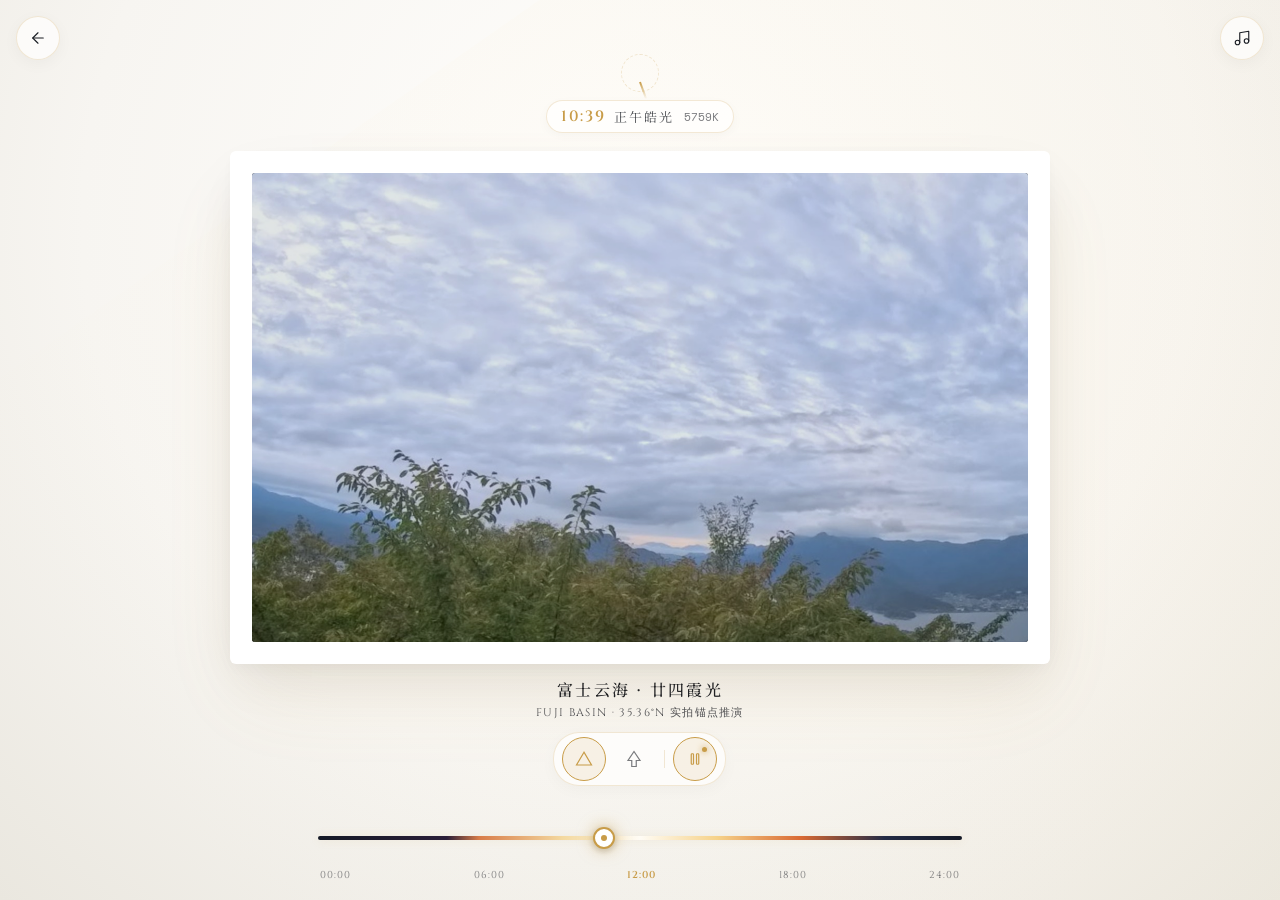
<file: daylight.html>
<!DOCTYPE html>
<html lang="zh-CN">
<head>
  <meta charset="UTF-8" />
  <meta name="viewport" content="width=device-width, initial-scale=1.0, maximum-scale=1.0, user-scalable=no, viewport-fit=cover" />
  <title>MODULE 02 · 晨·昏 | 一日二十四时光相放映厅 - Chrono-Lens</title>
  <meta name="description" content="Chrono-Lens 晨·昏 一日二十四时光相放映厅：真实风景素材连续平滑光相推演，24小时光影自由穿梭与自适应色温漫射大厅。" />

  <!-- 移动端全屏与安全区适配 -->
  <meta name="apple-mobile-web-app-capable" content="yes" />
  <meta name="apple-mobile-web-app-status-bar-style" content="black-translucent" />
  <meta name="apple-mobile-web-app-title" content="晨·昏 放映厅" />
  <meta name="mobile-web-app-capable" content="yes" />
  <meta name="theme-color" content="#f7f6f2" />

  <link rel="icon" type="image/svg+xml" href="./favicon.svg" />
  <link rel="apple-touch-icon" href="./favicon.svg" />
  <link rel="manifest" href="./manifest.json" />
  <script src="./assets/soundscape.js"></script>

  <!-- 艺术字体 -->
  <link rel="preconnect" href="https://fonts.googleapis.com" />
  <link rel="preconnect" href="https://fonts.gstatic.com" crossorigin />
  <link href="https://fonts.googleapis.com/css2?family=Cinzel:wght@400;500;600;700&family=Noto+Serif+SC:wght@300;400;500;600&family=Space+Mono:wght@400;700&display=swap" rel="stylesheet" />

  <style>
    /* ==========================================================================
       Chrono-Lens 子模块 02 · 晨·昏 一日二十四时光相放映厅核心样式
       - 遵守平台《感官释放与极致留白宪章》：彻底剥离通栏顶栏与页脚，留白率 > 50%
       - 遵守《按键去文字化原则》：四角极简悬浮 Ghost Glyphs 微气泡
       - 24 小时全色域纯数学升余弦连续无跳变插值
       - 真实高画质风光摄影（阿尔卑斯峰湖多时相无缝 Cross-Fade）
       ========================================================================== */
    :root {
      --circadian-hour: 7.5;
      --circadian-kelvin: 3800;
      --bg-base: #f7f6f2;
      --bg-inner: #ffffff;
      --bg-outer: #eae7de;
      --text-main: #181c24;
      --text-sub: rgba(24, 28, 36, 0.78);
      --text-muted: rgba(24, 28, 36, 0.58);
      --accent-gold: #c89c48;
      --accent-gold-soft: rgba(200, 156, 72, 0.16);
      --glass-bg: rgba(255, 255, 255, 0.65);
      --glass-border: rgba(200, 156, 72, 0.22);
      --card-mat-bg: #ffffff;
      --sundial-angle: 0deg;
      --ease-cinematic: cubic-bezier(0.16, 1, 0.3, 1);
      --font-serif: "Noto Serif SC", "Songti SC", "SimSun", serif;
      --font-en: "Cinzel", "Times New Roman", serif;
      --font-mono: "Space Mono", monospace;
      --safe-top: env(safe-area-inset-top, 16px);
      --safe-bottom: env(safe-area-inset-bottom, 20px);
      --safe-left: env(safe-area-inset-left, 16px);
      --safe-right: env(safe-area-inset-right, 16px);
    }

    *, *::before, *::after {
      box-sizing: border-box;
      margin: 0;
      padding: 0;
      -webkit-tap-highlight-color: transparent;
      transition-property: none;
    }

    h1, h2, h3 {
      text-wrap: balance;
    }

    p {
      text-wrap: pretty;
      line-break: strict;
    }

    *:focus {
      outline: none;
    }

    *:focus-visible {
      outline: none;
      box-shadow: 0 0 0 2px var(--accent-gold), 0 0 16px var(--accent-gold-soft);
      border-radius: 4px;
    }

    /* 优雅微晶毛玻璃画廊滚动条 */
    ::-webkit-scrollbar {
      width: 5px;
      height: 5px;
    }
    ::-webkit-scrollbar-track {
      background: transparent;
    }
    ::-webkit-scrollbar-thumb {
      background: rgba(24, 28, 36, 0.16);
      border-radius: 9999px;
      backdrop-filter: blur(4px);
      -webkit-backdrop-filter: blur(4px);
    }
    ::-webkit-scrollbar-thumb:hover {
      background: rgba(200, 156, 72, 0.45);
    }

    html, body {
      width: 100%;
      max-width: 100vw;
      height: 100%;
      min-height: 100vh;
      min-height: 100dvh;
      overflow: hidden !important;
      overflow-x: hidden !important;
      position: fixed;
      inset: 0;
      overscroll-behavior: none !important;
      -webkit-overflow-scrolling: touch;
      scrollbar-width: thin;
      scrollbar-color: rgba(24, 28, 36, 0.16) transparent;
      background-color: var(--bg-base);
      background-image: radial-gradient(circle at 50% 25%, var(--bg-inner), var(--bg-base) 60%, var(--bg-outer) 100%);
      color: var(--text-main);
      font-family: var(--font-serif);
      -webkit-font-smoothing: antialiased;
      user-select: none;
      -webkit-user-select: none;
    }

    /* 标签与按键防折行 */
    .hud-icon-btn, .preset-chip, .time-tag, .kelvin-badge {
      white-space: nowrap;
      flex-shrink: 0;
    }

    /* 背景时相动态光柱 (Chrono Volumetric Shaft: 强制裁剪在视口内) */
    .volumetric-light-shaft-container {
      position: fixed;
      inset: 0;
      overflow: hidden;
      pointer-events: none;
      z-index: 1;
      contain: strict;
    }

    .volumetric-light-shaft {
      position: absolute;
      top: -30%;
      left: 10%;
      width: 160%;
      height: 160%;
      pointer-events: none;
      opacity: 0.7;
      transform: rotate(-35deg);
      background: linear-gradient(90deg, rgba(255, 255, 255, 0) 0%, rgba(255, 235, 195, 0.12) 50%, rgba(255, 255, 255, 0) 100%);
      transition: opacity 0.8s ease;
    }

    /* 空间展开反向舒展动画 */
    .spatial-unfold-layer {
      position: absolute;
      inset: 0;
      z-index: 2;
      display: flex;
      flex-direction: column;
      align-items: center;
      justify-content: space-between;
      padding: calc(var(--safe-top) + 12px) var(--safe-right) calc(var(--safe-bottom) + 12px) var(--safe-left);
      animation: spatialUnfold 1.2s var(--ease-cinematic) forwards;
    }

    @keyframes spatialUnfold {
      0% {
        opacity: 0;
        transform: scale(0.96) translateY(12px);
        filter: blur(8px);
      }
      100% {
        opacity: 1;
        transform: scale(1) translateY(0);
        filter: blur(0);
      }
    }

    /* 四角极简浮空微气泡 (Ghost Glyphs - 严格遵循按键去文字化原则) */
    .corner-nav-cluster {
      position: absolute;
      top: calc(var(--safe-top) + 16px);
      display: flex;
      align-items: center;
      gap: 12px;
      z-index: 50;
    }
    .corner-nav-left { left: calc(var(--safe-left) + 16px); }
    .corner-nav-right { right: calc(var(--safe-right) + 16px); }

    .glyph-btn {
      width: 44px;
      height: 44px;
      min-width: 44px;
      min-height: 44px;
      border-radius: 50%;
      background: var(--glass-bg);
      backdrop-filter: blur(20px);
      -webkit-backdrop-filter: blur(20px);
      border: 1px solid var(--glass-border);
      color: var(--text-main);
      display: flex;
      align-items: center;
      justify-content: center;
      cursor: pointer;
      text-decoration: none;
      outline: none;
      box-shadow: 0 4px 16px rgba(0, 0, 0, 0.04);
      transition: transform 0.4s var(--ease-cinematic), border-color 0.4s ease, box-shadow 0.4s ease, background-color 0.4s ease;
      position: relative;
    }
    .glyph-btn:hover {
      transform: translateY(-2px) scale(1.05);
      border-color: var(--accent-gold);
      box-shadow: 0 8px 24px rgba(200, 156, 72, 0.2);
    }
    .glyph-btn:active {
      transform: scale(0.95);
    }
    .glyph-btn svg {
      width: 18px;
      height: 18px;
      stroke: currentColor;
      stroke-width: 1.5;
      fill: none;
      stroke-linecap: round;
      stroke-linejoin: round;
      transition: transform 0.4s;
    }

    /* 声景呼吸微光点 */
    .sound-active-dot {
      position: absolute;
      top: 9px;
      right: 9px;
      width: 6px;
      height: 6px;
      border-radius: 50%;
      background: var(--accent-gold);
      box-shadow: 0 0 8px var(--accent-gold);
      opacity: 0;
      transition: opacity 0.4s;
    }
    .glyph-btn.is-active .sound-active-dot {
      opacity: 1;
      animation: soundPulse 2s infinite ease-in-out;
    }
    @keyframes soundPulse {
      0%, 100% { transform: scale(1); opacity: 0.8; }
      50% { transform: scale(1.4); opacity: 1; }
    }

    /* ==========================================================================
       放映厅核心舞台 (Screening Stage)
       ========================================================================== */
    .screening-stage {
      flex: 1;
      width: 100%;
      max-width: 1024px;
      display: flex;
      flex-direction: column;
      align-items: center;
      justify-content: center;
      position: relative;
      margin-top: 36px;
      margin-bottom: 24px;
    }

    /* 顶部日晷天球时间环与时相印章 (Sundial Chrono-Header) */
    .chrono-header {
      display: flex;
      flex-direction: column;
      align-items: center;
      gap: 8px;
      margin-bottom: 18px;
      pointer-events: auto;
    }

    /* 日晷天球微图腾 (Sundial Armillary Glyph) */
    .sundial-glyph {
      width: 38px;
      height: 38px;
      position: relative;
      display: flex;
      align-items: center;
      justify-content: center;
    }
    .sundial-ring {
      position: absolute;
      inset: 0;
      border-radius: 50%;
      border: 1px dashed var(--glass-border);
      animation: rotateSundial 90s linear infinite;
    }
    @keyframes rotateSundial {
      from { transform: rotate(0deg); }
      to { transform: rotate(360deg); }
    }
    .sundial-gnomon {
      width: 2px;
      height: 18px;
      background: linear-gradient(to top, var(--accent-gold), transparent);
      transform-origin: bottom center;
      transform: rotate(var(--sundial-angle));
      transition: transform 0.1s linear;
    }

    /* 时间图章徽标 (Chrono-Stamp) */
    .chrono-stamp-badge {
      display: inline-flex;
      align-items: center;
      gap: 8px;
      padding: 5px 14px;
      border-radius: 20px;
      background: var(--glass-bg);
      backdrop-filter: blur(16px);
      -webkit-backdrop-filter: blur(16px);
      border: 1px solid var(--glass-border);
      box-shadow: 0 4px 12px rgba(0, 0, 0, 0.03);
    }
    .chrono-time-text {
      font-family: var(--font-en);
      font-size: 15px;
      font-weight: 600;
      letter-spacing: 0.12em;
      color: var(--accent-gold);
      font-variant-numeric: tabular-nums;
    }
    .chrono-phase-text {
      font-family: var(--font-serif);
      font-size: 13px;
      letter-spacing: 0.16em;
      color: var(--text-sub);
    }
    .chrono-kelvin-text {
      font-family: var(--font-mono);
      font-size: 11px;
      color: var(--text-muted);
      margin-left: 2px;
      font-variant-numeric: tabular-nums;
    }

    /* 极简无边现代浮雕微卡纸展框 (The Chrono-Canvas Frame) */
    .chrono-canvas-frame {
      position: relative;
      width: 100%;
      max-width: 820px;
      aspect-ratio: 16 / 10;
      background: var(--card-mat-bg);
      border-radius: 6px;
      padding: clamp(10px, 2.5vw, 22px);
      box-shadow: 
        inset 0 1px 2px rgba(255, 255, 255, 0.8),
        inset 0 -1px 2px rgba(0, 0, 0, 0.08),
        0 4px 12px rgba(0, 0, 0, 0.04),
        0 20px 48px -8px rgba(0, 0, 0, 0.09),
        0 40px 80px -16px rgba(200, 156, 72, 0.14);
      perspective: 1200px;
      transition: background-color 0.4s linear, box-shadow 0.4s linear;
    }

    .canvas-inner-viewport {
      position: relative;
      width: 100%;
      height: 100%;
      border-radius: 3px;
      overflow: hidden;
      background: #090c14;
      box-shadow: inset 0 0 20px rgba(0, 0, 0, 0.35);
    }

    /* 真实风景摄影图层堆栈 (Photorealistic Landscape Stack) */
    .diurnal-photo-layer {
      position: absolute;
      inset: 0;
      width: 100%;
      height: 100%;
      object-fit: cover;
      object-position: center 60%;
      opacity: 0;
      will-change: opacity, filter;
      pointer-events: none;
      transition: opacity 0.12s linear;
    }

    /* 艺术微晕光照遮罩 (Optical Halation Overlay) */
    .optical-halation-overlay {
      position: absolute;
      inset: 0;
      pointer-events: none;
      mix-blend-mode: screen;
      opacity: 0.25;
      background: radial-gradient(circle at var(--sun-x, 50%) var(--sun-y, 30%), rgba(255, 215, 140, 0.45) 0%, rgba(255, 215, 140, 0) 65%);
      transition: opacity 0.2s linear;
    }

    /* 作品极简题记题名 */
    .artwork-minimal-caption {
      margin-top: 14px;
      text-align: center;
      display: flex;
      flex-direction: column;
      align-items: center;
      gap: 10px;
    }
    .artwork-caption-row {
      display: flex;
      flex-direction: column;
      align-items: center;
      gap: 4px;
    }
    .artwork-title {
      font-size: 16px;
      font-weight: 500;
      letter-spacing: 0.14em;
      color: var(--text-main);
      text-wrap: balance;
      text-align: center;
      transition: color 0.4s ease, opacity 0.25s ease;
    }
    .artwork-location {
      font-family: var(--font-en);
      font-size: 11px;
      letter-spacing: 0.12em;
      color: var(--text-sub);
      white-space: nowrap;
      font-variant-numeric: tabular-nums;
      transition: color 0.4s ease, opacity 0.25s ease;
    }

    /* 极简浮空相册切换器与自动流转微图符 (Minimalist Album & Flow Dock) */
    .album-deck-strip {
      display: flex;
      align-items: center;
      gap: 6px;
      margin-top: 2px;
      padding: 4px 8px;
      border-radius: 26px;
      background: var(--glass-bg);
      backdrop-filter: blur(16px);
      -webkit-backdrop-filter: blur(16px);
      border: 1px solid var(--glass-border);
      box-shadow: 0 4px 16px rgba(0, 0, 0, 0.03);
    }
    .deck-divider {
      width: 1px;
      height: 18px;
      background: var(--glass-border);
      margin: 0 2px;
    }
    .album-switch-btn {
      display: flex;
      align-items: center;
      justify-content: center;
      width: 44px;
      height: 44px;
      min-width: 44px;
      min-height: 44px;
      padding: 0;
      border-radius: 22px;
      border: 1px solid transparent;
      background: transparent;
      color: var(--text-muted);
      cursor: pointer;
      position: relative;
      transition: transform 0.3s var(--ease-cinematic), color 0.3s ease, background-color 0.3s ease, border-color 0.3s ease;
    }
    .album-switch-btn:hover {
      color: var(--text-main);
      border-color: var(--glass-border);
    }
    .album-switch-btn.active {
      color: var(--accent-gold);
      background: rgba(200, 156, 72, 0.12);
      border-color: var(--accent-gold);
    }
    .album-switch-btn svg {
      width: 18px;
      height: 18px;
      stroke: currentColor;
      fill: none;
      stroke-width: 1.6;
    }

    /* ==========================================================================
       底部极简 24 小时时间轴滑块组件 (Minimalist Chrono-Slider)
       ========================================================================== */
    .chrono-slider-container {
      width: 100%;
      max-width: 680px;
      display: flex;
      flex-direction: column;
      align-items: center;
      gap: 8px;
      position: relative;
      z-index: 50;
      padding: 0 18px calc(var(--safe-bottom) + 6px) 18px;
    }

    .flow-pulse-dot {
      position: absolute;
      top: 9px;
      right: 9px;
      width: 5px;
      height: 5px;
      border-radius: 50%;
      background: var(--accent-gold);
      box-shadow: 0 0 6px var(--accent-gold);
      animation: pulseFlow 1.6s infinite ease-in-out;
    }
    @keyframes pulseFlow {
      0%, 100% { opacity: 0.35; transform: scale(0.9); }
      50% { opacity: 1; transform: scale(1.3); }
    }

    /* 时间轨道与刻度 */
    .timeline-track-wrapper {
      position: relative;
      width: 100%;
      height: 44px;
      min-height: 44px;
      display: flex;
      align-items: center;
      touch-action: none;
      cursor: pointer;
    }

    /* 轨道背景 (色温渐变光谱条) */
    .timeline-track-bar {
      position: absolute;
      left: 0;
      right: 0;
      height: 4px;
      border-radius: 2px;
      background: linear-gradient(
        to right,
        #141926 0%,    /* 00:00 子夜 */
        #2a1e38 20%,   /* 05:00 黎明蓝调 */
        #d87c48 25%,   /* 06:00 晨曦朝霞 */
        #f4d99f 38%,   /* 09:00 柔光 */
        #fffcf5 50%,   /* 12:00 正午皓光 */
        #f6d289 62%,   /* 15:00 暖阳 */
        #d96932 75%,   /* 18:00 暮色落霞 */
        #232b45 88%,   /* 21:00 蓝调时刻 */
        #141926 100%   /* 24:00 子夜归真 */
      );
      box-shadow: 0 0 10px rgba(200, 156, 72, 0.15);
    }

    /* 滑块指引微金头 (Thumb) */
    .timeline-thumb {
      position: absolute;
      top: 50%;
      left: 0%;
      width: 22px;
      height: 22px;
      margin-left: -11px;
      margin-top: -11px;
      border-radius: 50%;
      background: #ffffff;
      border: 2px solid var(--accent-gold);
      box-shadow: 0 0 16px rgba(200, 156, 72, 0.6), 0 2px 6px rgba(0, 0, 0, 0.2);
      cursor: grab;
      transition: transform 0.15s var(--ease-cinematic);
      display: flex;
      align-items: center;
      justify-content: center;
      z-index: 10;
    }
    .timeline-thumb:hover {
      transform: scale(1.18);
    }
    .timeline-thumb:active {
      cursor: grabbing;
      transform: scale(1.28);
    }
    .timeline-thumb-center {
      width: 6px;
      height: 6px;
      border-radius: 50%;
      background: var(--accent-gold);
    }

    /* 刻度文字与时间标签 */
    .timeline-markers-row {
      width: 100%;
      display: flex;
      justify-content: space-between;
      padding: 0 2px;
    }
    .marker-label {
      font-family: var(--font-en);
      font-size: 10px;
      color: var(--text-muted);
      letter-spacing: 0.1em;
      transition: color 0.3s ease;
      font-variant-numeric: tabular-nums;
    }
    .marker-label.active {
      color: var(--accent-gold);
      font-weight: 600;
    }

    /* 响应式微调 */
    @media (max-width: 768px) {
      .screening-stage {
        padding: 0 14px;
      }
      .chrono-canvas-frame {
        aspect-ratio: 4 / 3;
        border-radius: 4px;
      }
      .chrono-time-text { font-size: 14px; }
      .chrono-phase-text { font-size: 12px; }
      .timeline-track-wrapper { height: 44px; }
      .timeline-thumb { width: 26px; height: 26px; margin-left: -13px; margin-top: -13px; }
    }

    @media (prefers-reduced-motion: reduce) {
      *, *::before, *::after {
        animation-duration: 0.01ms !important;
        animation-iteration-count: 1 !important;
        transition-duration: 0.15s !important;
      }
    }
  </style>
</head>
<body>

  <!-- 时相背景微漫射光柱 (容器强制裁剪，杜绝移动端横向滑溢) -->
  <div class="volumetric-light-shaft-container" aria-hidden="true">
    <div class="volumetric-light-shaft" id="lightShaft"></div>
  </div>

  <!-- 主视图图层 -->
  <div class="spatial-unfold-layer">

    <!-- 左上角极简微气泡：返回主展馆大厅 (Zero-Text Icon) -->
    <div class="corner-nav-cluster corner-nav-left">
      <a href="./daylight-salon.html" class="glyph-btn" id="btnBackToGrandHall" title="返回相册清单" aria-label="返回相册清单">
        <svg viewBox="0 0 24 24">
          <line x1="19" y1="12" x2="5" y2="12"></line>
          <polyline points="12 19 5 12 12 5"></polyline>
        </svg>
      </a>
    </div>

    <!-- 右上角极简微气泡：声景开关 (Zero-Text Icon) -->
    <div class="corner-nav-cluster corner-nav-right">
      <button class="glyph-btn" id="btnSoundscape" title="声景" aria-label="声景">
        <span class="sound-active-dot" id="soundActiveDot"></span>
        <svg viewBox="0 0 24 24">
          <path d="M9 18V5l12-2v13"></path>
          <circle cx="6" cy="18" r="3"></circle>
          <circle cx="18" cy="16" r="3"></circle>
        </svg>
      </button>
    </div>

    <!-- 放映厅核心视觉舞台 -->
    <main class="screening-stage">
      
      <!-- 日晷天球时间环与时相印章 -->
      <header class="chrono-header">
        <div class="sundial-glyph">
          <div class="sundial-ring"></div>
          <div class="sundial-gnomon" id="sundialGnomon"></div>
        </div>
        <div class="chrono-stamp-badge">
          <span class="chrono-time-text" id="chronoClock">07:30</span>
          <span class="chrono-phase-text" id="chronoPhase">破晓微曦</span>
          <span class="chrono-kelvin-text" id="chronoKelvin">3800K</span>
        </div>
      </header>

      <!-- 现代浮雕微卡纸展框与 24 小时动态光影视口 (真实自然风景多时相摄影叠化) -->
      <div class="chrono-canvas-frame" id="canvasFrame">
        <div class="canvas-inner-viewport" id="canvasInnerViewport">
          <!-- 4 层四时相演替素材 (默认实拍锚点 · 富士云海) -->
          <img src="./assets/images/diurnal/fuji_night.jpg" id="layerNight" class="diurnal-photo-layer" alt="富士云海 · 星夜 (23:30)" />
          <img src="./assets/images/diurnal/fuji_dawn.jpg" id="layerDawn" class="diurnal-photo-layer" alt="富士云海 · 晨曦 (06:00)" />
          <img src="./assets/images/diurnal/fuji_noon.jpg" id="layerNoon" class="diurnal-photo-layer" alt="富士云海 · 正午实拍原片 (12:00)" />
          <img src="./assets/images/diurnal/fuji_dusk.jpg" id="layerDusk" class="diurnal-photo-layer" alt="富士云海 · 日暮 (18:00)" />
          
          <!-- 艺术微晕光照遮罩 -->
          <div class="optical-halation-overlay" id="halationOverlay"></div>
        </div>
      </div>

      <!-- 作品极简题记与影集切换器 -->
      <footer class="artwork-minimal-caption">
        <div class="artwork-caption-row">
          <h2 class="artwork-title" id="artTitle">富士云海 · 廿四霞光</h2>
          <span class="artwork-location" id="artLocation">FUJI BASIN · 35.36°N 实拍锚点推演</span>
        </div>

        <!-- 极简影展切换与自动流转微岛 (严格遵守去文字化微图符与 >=44px 触控规范) -->
        <nav class="album-deck-strip" aria-label="影展选择与流转控制">
          <button class="album-switch-btn active" data-album="fuji" title="富士云海 · 廿四霞光" aria-label="富士云海">
            <svg viewBox="0 0 24 24"><path d="M12 3L2 20h20L12 3z"></path></svg>
          </button>
          <button class="album-switch-btn" data-album="canopy" title="深林天顶 · 廿四林冠" aria-label="深林天顶">
            <svg viewBox="0 0 24 24"><path d="M12 2L4 14h5v8h6v-8h5L12 2z"></path></svg>
          </button>
          <span class="deck-divider" aria-hidden="true"></span>
          <button type="button" class="album-switch-btn active" id="btnFlowToggle" title="切换自动时间流转" aria-label="切换自动时间流转">
            <span class="flow-pulse-dot" id="flowDot"></span>
            <svg id="flowIconSvg" viewBox="0 0 24 24">
              <rect x="7" y="5" width="3" height="14" rx="1"></rect>
              <rect x="14" y="5" width="3" height="14" rx="1"></rect>
            </svg>
          </button>
        </nav>
      </footer>

    </main>

    <!-- 底部极简 24 小时时间轴滑块组件 -->
    <footer class="chrono-slider-container">
      <div class="timeline-track-wrapper" id="timelineWrapper">
        <div class="timeline-track-bar"></div>
        <div class="timeline-thumb" id="timelineThumb">
          <div class="timeline-thumb-center"></div>
        </div>
      </div>

      <div class="timeline-markers-row">
        <span class="marker-label" id="marker-0">00:00</span>
        <span class="marker-label" id="marker-6">06:00</span>
        <span class="marker-label active" id="marker-12">12:00</span>
        <span class="marker-label" id="marker-18">18:00</span>
        <span class="marker-label" id="marker-24">24:00</span>
      </div>
    </footer>

  </div>

  <script>
    /* ==========================================================================
       Chrono-Lens 晨·昏 24 小时光相推演渲染引擎与交互状态机
       - 纯数学升余弦 (Raised-Cosine) 连续插值：消除阶跃跳变，光线转化极尽平缓
       - 真实摄影多时相 Cross-Fade 混合架构
       ========================================================================== */
    (function () {
      "use strict";

      // 1. 24 小时光相物理节点定义 (用于色温、名称与天光连续采样)
      // 真实摄影素材 4 个基准锚点：
      // - 06:00: Dawn  (晨曦朝霞，熔金粉黛)
      // - 12:00: Noon  (正午皓白，清澈通透)
      // - 18:00: Dusk  (落日熔金，沉郁晚霞)
      // - 24:00 / 00:00: Night (深邃银河，蓝调月华)
      const CIRCADIAN_NODES = [
        {
          hour: 0.0,
          name: "子夜星汉",
          kelvin: 8500,
          bgBase: [11, 14, 22],
          bgInner: [22, 28, 43],
          bgOuter: [5, 7, 10],
          textMain: [234, 240, 248],
          cardMat: [19, 24, 36],
          sunX: 50,
          sunY: 90,
          bloom: 0.12,
          shadowAlpha: 0.45
        },
        {
          hour: 4.5,
          name: "黎明破晓",
          kelvin: 7600,
          bgBase: [20, 26, 38],
          bgInner: [38, 46, 68],
          bgOuter: [10, 13, 20],
          textMain: [238, 242, 250],
          cardMat: [28, 35, 52],
          sunX: 20,
          sunY: 75,
          bloom: 0.16,
          shadowAlpha: 0.35
        },
        {
          hour: 6.0,
          name: "晨曦霞光",
          kelvin: 2800,
          bgBase: [248, 240, 229],
          bgInner: [255, 246, 236],
          bgOuter: [236, 224, 208],
          textMain: [38, 30, 24],
          cardMat: [255, 255, 255],
          sunX: 25,
          sunY: 55,
          bloom: 0.45,
          shadowAlpha: 0.15
        },
        {
          hour: 8.5,
          name: "晨光熹微",
          kelvin: 4200,
          bgBase: [246, 244, 238],
          bgInner: [255, 252, 246],
          bgOuter: [235, 232, 224],
          textMain: [26, 28, 34],
          cardMat: [255, 255, 255],
          sunX: 35,
          sunY: 38,
          bloom: 0.32,
          shadowAlpha: 0.12
        },
        {
          hour: 12.0,
          name: "正午皓光",
          kelvin: 6500,
          bgBase: [247, 246, 242],
          bgInner: [255, 255, 255],
          bgOuter: [234, 231, 222],
          textMain: [24, 28, 36],
          cardMat: [255, 255, 255],
          sunX: 50,
          sunY: 18,
          bloom: 0.22,
          shadowAlpha: 0.10
        },
        {
          hour: 15.5,
          name: "午后斜阳",
          kelvin: 4800,
          bgBase: [245, 241, 230],
          bgInner: [255, 250, 240],
          bgOuter: [232, 226, 212],
          textMain: [30, 26, 22],
          cardMat: [255, 255, 255],
          sunX: 65,
          sunY: 36,
          bloom: 0.30,
          shadowAlpha: 0.14
        },
        {
          hour: 18.0,
          name: "落日熔金",
          kelvin: 2400,
          bgBase: [242, 223, 206],
          bgInner: [250, 238, 226],
          bgOuter: [224, 200, 178],
          textMain: [36, 24, 18],
          cardMat: [255, 255, 255],
          sunX: 78,
          sunY: 55,
          bloom: 0.50,
          shadowAlpha: 0.20
        },
        {
          hour: 20.0,
          name: "暮色苍茫",
          kelvin: 7200,
          bgBase: [25, 28, 43],
          bgInner: [42, 48, 70],
          bgOuter: [12, 14, 22],
          textMain: [234, 240, 248],
          cardMat: [30, 36, 54],
          sunX: 85,
          sunY: 72,
          bloom: 0.20,
          shadowAlpha: 0.32
        },
        {
          hour: 22.0,
          name: "冷夜月华",
          kelvin: 8200,
          bgBase: [13, 16, 26],
          bgInner: [24, 30, 48],
          bgOuter: [6, 8, 12],
          textMain: [234, 240, 248],
          cardMat: [20, 25, 38],
          sunX: 75,
          sunY: 85,
          bloom: 0.14,
          shadowAlpha: 0.40
        },
        {
          hour: 24.0,
          name: "子夜星汉",
          kelvin: 8500,
          bgBase: [11, 14, 22],
          bgInner: [22, 28, 43],
          bgOuter: [5, 7, 10],
          textMain: [234, 240, 248],
          cardMat: [19, 24, 36],
          sunX: 50,
          sunY: 90,
          bloom: 0.12,
          shadowAlpha: 0.45
        }
      ];

      // 状态变量
      let currentHour = 7.5; // 初始时刻 07:30
      let isAutoFlow = true;
      let isDragging = false;
      let resumeTimer = null;
      let lastFrameTime = performance.now();

      // DOM 元素引用
      const root = document.documentElement;
      const lightShaft = document.getElementById("lightShaft");
      const sundialGnomon = document.getElementById("sundialGnomon");
      const chronoClock = document.getElementById("chronoClock");
      const chronoPhase = document.getElementById("chronoPhase");
      const chronoKelvin = document.getElementById("chronoKelvin");
      const halationOverlay = document.getElementById("halationOverlay");
      const timelineWrapper = document.getElementById("timelineWrapper");
      const timelineThumb = document.getElementById("timelineThumb");
      const btnFlowToggle = document.getElementById("btnFlowToggle");
      const flowDot = document.getElementById("flowDot");
      const flowIconSvg = document.getElementById("flowIconSvg");
      const btnBack = document.getElementById("btnBackToGrandHall");
      const btnSound = document.getElementById("btnSoundscape");
      const canvasFrame = document.getElementById("canvasFrame");

      // 4个真实自然风景图层
      const layerDawn = document.getElementById("layerDawn");
      const layerNoon = document.getElementById("layerNoon");
      const layerDusk = document.getElementById("layerDusk");
      const layerNight = document.getElementById("layerNight");

      // 2. 纯数学升余弦 (Raised Cosine) 平滑插值工具函数
      function lerp(a, b, t) {
        return a + (b - a) * t;
      }

      function lerpRgb(c1, c2, t) {
        return [
          Math.round(lerp(c1[0], c2[0], t)),
          Math.round(lerp(c1[1], c2[1], t)),
          Math.round(lerp(c1[2], c2[2], t))
        ];
      }

      function rgbStr(rgb, alpha) {
        if (alpha !== undefined) {
          return `rgba(${rgb[0]}, ${rgb[1]}, ${rgb[2]}, ${alpha})`;
        }
        return `rgb(${rgb[0]}, ${rgb[1]}, ${rgb[2]})`;
      }

      // 计算任意时刻 h 下连续环境状态
      function sampleCircadianState(hour) {
        const h = (hour % 24 + 24) % 24;
        let nodeA = CIRCADIAN_NODES[0];
        let nodeB = CIRCADIAN_NODES[1];

        for (let i = 0; i < CIRCADIAN_NODES.length - 1; i++) {
          if (h >= CIRCADIAN_NODES[i].hour && h <= CIRCADIAN_NODES[i + 1].hour) {
            nodeA = CIRCADIAN_NODES[i];
            nodeB = CIRCADIAN_NODES[i + 1];
            break;
          }
        }

        const span = nodeB.hour - nodeA.hour;
        const localT = (h - nodeA.hour) / (span || 1);
        // 升余弦平滑因子：一阶导数在两端完全为0，平缓无尖角
        const smoothT = 0.5 - 0.5 * Math.cos(localT * Math.PI);

        const kelvin = Math.round(lerp(nodeA.kelvin, nodeB.kelvin, smoothT));
        const bgBase = lerpRgb(nodeA.bgBase, nodeB.bgBase, smoothT);
        const bgInner = lerpRgb(nodeA.bgInner, nodeB.bgInner, smoothT);
        const bgOuter = lerpRgb(nodeA.bgOuter, nodeB.bgOuter, smoothT);
        const textMain = lerpRgb(nodeA.textMain, nodeB.textMain, smoothT);
        const cardMat = lerpRgb(nodeA.cardMat, nodeB.cardMat, smoothT);
        const sunX = lerp(nodeA.sunX, nodeB.sunX, smoothT);
        const sunY = lerp(nodeA.sunY, nodeB.sunY, smoothT);
        const bloom = lerp(nodeA.bloom, nodeB.bloom, smoothT);
        const shadowAlpha = lerp(nodeA.shadowAlpha, nodeB.shadowAlpha, smoothT);

        return {
          hour: h,
          name: localT < 0.5 ? nodeA.name : nodeB.name,
          kelvin,
          bgBase,
          bgInner,
          bgOuter,
          textMain,
          cardMat,
          sunX,
          sunY,
          bloom,
          shadowAlpha
        };
      }

      // 3. 真实风景摄影 4 时相连续无缝 Cross-Fade 混合权重计算
      // 锚点分布：
      // - 00:00 (Night, 权重 1)
      // - 06:00 (Dawn,  权重 1)
      // - 12:00 (Noon,  权重 1)
      // - 18:00 (Dusk,  权重 1)
      // - 24:00 (Night, 权重 1)
      function updatePhotoLayers(hour) {
        const h = (hour % 24 + 24) % 24;
        let wNight = 0;
        let wDawn = 0;
        let wNoon = 0;
        let wDusk = 0;

        if (h >= 0.0 && h < 6.0) {
          // Night -> Dawn
          const t = h / 6.0;
          const s = 0.5 - 0.5 * Math.cos(t * Math.PI);
          wNight = 1.0 - s;
          wDawn = s;
        } else if (h >= 6.0 && h < 12.0) {
          // Dawn -> Noon
          const t = (h - 6.0) / 6.0;
          const s = 0.5 - 0.5 * Math.cos(t * Math.PI);
          wDawn = 1.0 - s;
          wNoon = s;
        } else if (h >= 12.0 && h < 18.0) {
          // Noon -> Dusk
          const t = (h - 12.0) / 6.0;
          const s = 0.5 - 0.5 * Math.cos(t * Math.PI);
          wNoon = 1.0 - s;
          wDusk = s;
        } else {
          // Dusk -> Night (18.0 ~ 24.0)
          const t = (h - 18.0) / 6.0;
          const s = 0.5 - 0.5 * Math.cos(t * Math.PI);
          wDusk = 1.0 - s;
          wNight = s;
        }

        // 应用透明度（保留 3 位小数，确保 GPU 合成流水线纯净高效）
        layerNight.style.opacity = wNight.toFixed(3);
        layerDawn.style.opacity = wDawn.toFixed(3);
        layerNoon.style.opacity = wNoon.toFixed(3);
        layerDusk.style.opacity = wDusk.toFixed(3);
      }

      // 4. 全场域环境光幕、日晷与 UI 连续刷新
      function updateCircadianEnvironment(hour) {
        const state = sampleCircadianState(hour);

        // A. 更新时相文本印章
        const hh = Math.floor(state.hour);
        const mm = Math.floor((state.hour % 1) * 60);
        chronoClock.textContent = `${String(hh).padStart(2, "0")}:${String(mm).padStart(2, "0")}`;
        chronoPhase.textContent = state.name;
        chronoKelvin.textContent = `${state.kelvin}K`;

        // B. 更新日晷指针物理角度 (0h=0°, 6h=90°, 12h=180°, 18h=270°)
        const sundialDeg = (state.hour / 24) * 360;
        root.style.setProperty("--sundial-angle", `${sundialDeg.toFixed(2)}deg`);

        // C. 全场域纯数学 RGB 连续无跳变渐变
        root.style.setProperty("--bg-base", rgbStr(state.bgBase));
        root.style.setProperty("--bg-inner", rgbStr(state.bgInner));
        root.style.setProperty("--bg-outer", rgbStr(state.bgOuter));
        root.style.setProperty("--text-main", rgbStr(state.textMain));
        root.style.setProperty("--text-sub", rgbStr(state.textMain, 0.78));
        root.style.setProperty("--text-muted", rgbStr(state.textMain, 0.58));
        root.style.setProperty("--card-mat-bg", rgbStr(state.cardMat));

        // 动态毛玻璃底色与边框联动
        const isNightTone = state.cardMat[0] < 80;
        if (isNightTone) {
          root.style.setProperty("--glass-bg", "rgba(18, 24, 36, 0.72)");
          root.style.setProperty("--glass-border", "rgba(100, 150, 220, 0.22)");
          canvasFrame.style.boxShadow = `0 8px 32px rgba(0, 0, 0, 0.5), 0 30px 70px -10px rgba(100, 150, 220, ${state.shadowAlpha.toFixed(2)})`;
        } else {
          root.style.setProperty("--glass-bg", "rgba(255, 255, 255, 0.68)");
          root.style.setProperty("--glass-border", "rgba(200, 156, 72, 0.22)");
          canvasFrame.style.boxShadow = `0 4px 14px rgba(0, 0, 0, 0.03), 0 20px 48px -8px rgba(0, 0, 0, 0.08), 0 40px 80px -16px rgba(200, 156, 72, ${state.shadowAlpha.toFixed(2)})`;
        }

        // D. 太阳光晕位置与强度平滑联动
        root.style.setProperty("--sun-x", `${state.sunX.toFixed(1)}%`);
        root.style.setProperty("--sun-y", `${state.sunY.toFixed(1)}%`);
        halationOverlay.style.opacity = state.bloom.toFixed(2);

        // E. 底部时间轴滑块位置更新
        const pct = (state.hour / 24.0) * 100;
        timelineThumb.style.left = `${pct.toFixed(2)}%`;

        // F. 刻度高亮联动
        const markers = [
          { id: "marker-0", h: 0 },
          { id: "marker-6", h: 6 },
          { id: "marker-12", h: 12 },
          { id: "marker-18", h: 18 },
          { id: "marker-24", h: 24 }
        ];
        markers.forEach(m => {
          const el = document.getElementById(m.id);
          if (el) {
            const diff = Math.abs(state.hour - m.h);
            el.classList.toggle("active", diff < 1.5);
          }
        });

        // G. 刷新真实风光摄影多图层平滑混合
        updatePhotoLayers(state.hour);

        // H. 声景时间轴动态色温滤波联动
        if (window.ChronoSoundscape && window.ChronoSoundscape.setCircadianHour) {
          window.ChronoSoundscape.setCircadianHour(state.hour);
        }
      }

      // 5. 时间轴交互绑定 (支持拖拽、轻扫、点击)
      function setHourFromPointer(clientX) {
        const rect = timelineWrapper.getBoundingClientRect();
        let ratio = (clientX - rect.left) / rect.width;
        ratio = Math.max(0, Math.min(1, ratio));
        currentHour = ratio * 24.0;
        updateCircadianEnvironment(currentHour);
      }

      function syncFlowGlyph(flowing) {
        if (flowDot) {
          flowDot.style.opacity = flowing ? "1" : "0.25";
          flowDot.style.animation = flowing ? "pulseFlow 1.6s infinite ease-in-out" : "none";
        }
        if (btnFlowToggle) {
          btnFlowToggle.classList.toggle("active", flowing);
        }
        if (flowIconSvg) {
          flowIconSvg.innerHTML = flowing
            ? '<rect x="7" y="5" width="3" height="14" rx="1"></rect><rect x="14" y="5" width="3" height="14" rx="1"></rect>'
            : '<polygon points="7 5 19 12 7 19 7 5"></polygon>';
        }
      }

      function handleDragStart(e) {
        isDragging = true;
        isAutoFlow = false;
        syncFlowGlyph(false);

        if (resumeTimer) clearTimeout(resumeTimer);

        const clientX = e.touches ? e.touches[0].clientX : e.clientX;
        setHourFromPointer(clientX);
      }

      function handleDragMove(e) {
        if (!isDragging) return;
        const clientX = e.touches ? e.touches[0].clientX : e.clientX;
        setHourFromPointer(clientX);
      }

      function handleDragEnd() {
        if (!isDragging) return;
        isDragging = false;

        // 停止拖拽 5 秒后恢复自动平缓呼吸流转
        resumeTimer = setTimeout(() => {
          isAutoFlow = true;
          syncFlowGlyph(true);
        }, 5000);
      }

      timelineWrapper.addEventListener("mousedown", handleDragStart);
      window.addEventListener("mousemove", handleDragMove);
      window.addEventListener("mouseup", handleDragEnd);

      timelineWrapper.addEventListener("touchstart", handleDragStart, { passive: true });
      window.addEventListener("touchmove", handleDragMove, { passive: true });
      window.addEventListener("touchend", handleDragEnd);

      // 点击切换自动流转状态
      btnFlowToggle.addEventListener("click", () => {
        isAutoFlow = !isAutoFlow;
        syncFlowGlyph(isAutoFlow);
      });

      // 键盘左右箭头支持微调
      window.addEventListener("keydown", (e) => {
        if (e.key === "ArrowLeft") {
          currentHour = Math.max(0, currentHour - 0.25);
          updateCircadianEnvironment(currentHour);
        } else if (e.key === "ArrowRight") {
          currentHour = Math.min(24, currentHour + 0.25);
          updateCircadianEnvironment(currentHour);
        }
      });

      // 6. 自动时间呼吸演进循环 (每 60 秒完成 24 小时微缩流转)
      function animationLoop(now) {
        const deltaSec = (now - lastFrameTime) / 1000;
        lastFrameTime = now;

        if (isAutoFlow && !isDragging) {
          // 速度：60 秒走完 24 小时 = 0.4 小时/秒
          currentHour = (currentHour + deltaSec * 0.4) % 24.0;
          updateCircadianEnvironment(currentHour);
        }

        requestAnimationFrame(animationLoop);
      }

      // 7. 鼠标微视差倾斜 (Parallax Tilt)
      canvasFrame.addEventListener("mousemove", (e) => {
        const rect = canvasFrame.getBoundingClientRect();
        const px = (e.clientX - rect.left - rect.width / 2) / rect.width;
        const py = (e.clientY - rect.top - rect.height / 2) / rect.height;
        canvasFrame.style.transform = `perspective(1200px) rotateX(${-py * 6}deg) rotateY(${px * 6}deg)`;
      });
      canvasFrame.addEventListener("mouseleave", () => {
        canvasFrame.style.transform = "perspective(1200px) rotateX(0deg) rotateY(0deg)";
      });

      // 8. 多影集数据配置与平滑切换系统 (默认用户实拍母版)
      const ALBUMS = {
        fuji: {
          title: "富士云海 · 廿四霞光",
          location: "FUJI BASIN · 35.36°N 实拍锚点推演",
          photos: {
            dawn: "./assets/images/diurnal/fuji_dawn.jpg",
            noon: "./assets/images/diurnal/fuji_noon.jpg",
            dusk: "./assets/images/diurnal/fuji_dusk.jpg",
            night: "./assets/images/diurnal/fuji_night.jpg"
          }
        },
        canopy: {
          title: "深林天顶 · 廿四林冠",
          location: "ANCIENT CANOPY · 35.38°N 实拍锚点推演",
          photos: {
            dawn: "./assets/images/diurnal/canopy_dawn.jpg",
            noon: "./assets/images/diurnal/canopy_noon.jpg",
            dusk: "./assets/images/diurnal/canopy_dusk.jpg",
            night: "./assets/images/diurnal/canopy_night.jpg"
          }
        }
      };

      // 支持外部 dawn / dusk 别名无缝映射
      ALBUMS.dawn = ALBUMS.fuji;
      ALBUMS.dusk = ALBUMS.canopy;
      ALBUMS.album_02_dawn = ALBUMS.fuji;
      ALBUMS.album_02_dusk = ALBUMS.canopy;

      let currentAlbumKey = "fuji";

      function switchAlbum(key) {
        if (!ALBUMS[key] || key === currentAlbumKey) return;
        currentAlbumKey = key;
        const album = ALBUMS[key];

        // 按钮高亮联动 (仅相册切换按钮)
        document.querySelectorAll(".album-switch-btn[data-album]").forEach(btn => {
          btn.classList.toggle("active", btn.getAttribute("data-album") === key);
        });

        // 标题与地理坐标平滑淡入淡出
        const artTitle = document.getElementById("artTitle");
        const artLocation = document.getElementById("artLocation");
        if (artTitle && artLocation) {
          artTitle.style.opacity = "0";
          artLocation.style.opacity = "0";
          setTimeout(() => {
            artTitle.textContent = album.title;
            artLocation.textContent = album.location;
            artTitle.style.opacity = "1";
            artLocation.style.opacity = "1";
          }, 200);
        }

        // 视口图层切换
        layerDawn.src = album.photos.dawn;
        layerNoon.src = album.photos.noon;
        layerDusk.src = album.photos.dusk;
        layerNight.src = album.photos.night;

        // 立即根据当前时刻刷新图层透明度
        updatePhotoLayers(currentHour);
      }

      // 绑定影集切换按钮事件
      document.querySelectorAll(".album-switch-btn[data-album]").forEach(btn => {
        btn.addEventListener("click", () => {
          const key = btn.getAttribute("data-album");
          switchAlbum(key);
        });
      });

      // 9. 导航返回与声景接入 (遵循三级架构：返回第二级相册清单大厅)
      btnBack.addEventListener("click", (e) => {
        e.preventDefault();
        document.body.style.opacity = "0";
        document.body.style.transform = "scale(0.96)";
        document.body.style.transition = "opacity 0.35s cubic-bezier(0.16, 1, 0.3, 1), transform 0.35s cubic-bezier(0.16, 1, 0.3, 1)";
        setTimeout(() => {
          window.location.href = "./daylight-salon.html";
        }, 300);
      });

      if (window.ChronoSoundscape) {
        window.ChronoSoundscape.init({
          mode: "daylight",
          btnId: "btnSoundscape",
          dotId: "soundActiveDot"
        });
      }

      // 初始化启动与 URL 相册路由
      window.addEventListener("DOMContentLoaded", () => {
        const urlParams = new URLSearchParams(window.location.search);
        const reqAlbum = urlParams.get("album");
        if (reqAlbum && ALBUMS[reqAlbum]) {
          switchAlbum(reqAlbum);
        }

        updateCircadianEnvironment(currentHour);
        lastFrameTime = performance.now();
        requestAnimationFrame(animationLoop);
      });
    })();
  </script>
</body>
</html>
</file>
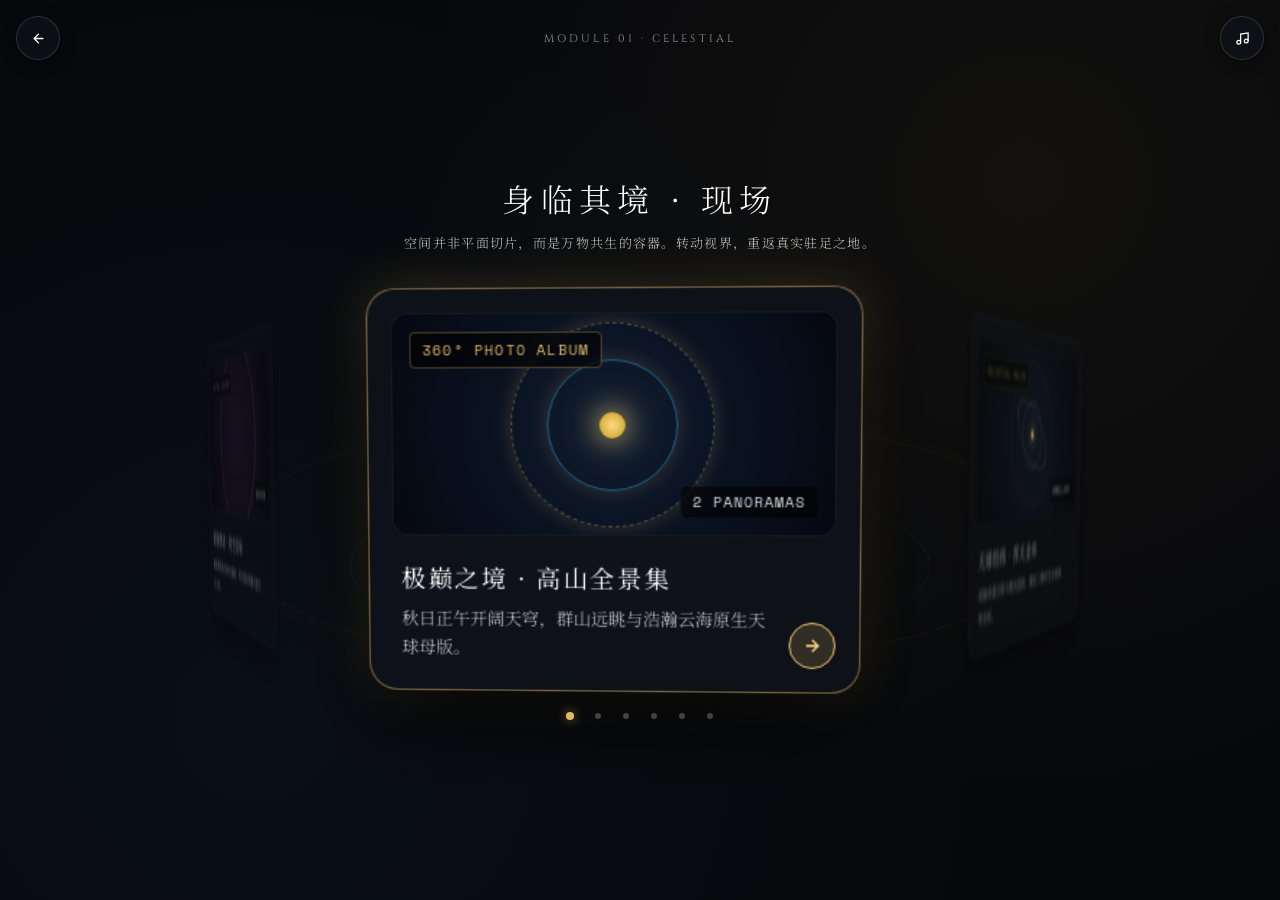
<file: panorama.html>
<!DOCTYPE html>
<html lang="zh-CN">
<head>
  <meta charset="UTF-8" />
  <meta name="viewport" content="width=device-width, initial-scale=1.0, maximum-scale=1.0, user-scalable=no, viewport-fit=cover" />
  <title>MODULE 01 · 穹·极 | 360° 空间大厅 - Chrono-Lens</title>
  <meta name="description" content="Chrono-Lens 穹·极 360° 空间视界展厅：收录富士山巅浩瀚云海、静谧原始森林古木等 360° 原生全景母版。" />
  
  <!-- 移动端全屏与安全区适配 -->
  <meta name="apple-mobile-web-app-capable" content="yes" />
  <meta name="apple-mobile-web-app-status-bar-style" content="black-translucent" />
  <meta name="apple-mobile-web-app-title" content="穹·极 空间大厅" />
  <meta name="mobile-web-app-capable" content="yes" />
  <meta name="theme-color" content="#07080b" />
  
  <link rel="icon" type="image/svg+xml" href="./favicon.svg" />
  <link rel="apple-touch-icon" href="./favicon.svg" />
  <link rel="manifest" href="./manifest.json" />
  <script src="./assets/soundscape.js"></script>

  <!-- 艺术字体 -->
  <link rel="preconnect" href="https://fonts.googleapis.com" />
  <link rel="preconnect" href="https://fonts.gstatic.com" crossorigin />
  <link href="https://fonts.googleapis.com/css2?family=Cinzel:wght@500;600;700&family=Noto+Serif+SC:wght@300;400;500;600&family=Space+Mono:wght@400;700&display=swap" rel="stylesheet" />

  <style>
    /* ==========================================================================
       Chrono-Lens 子模块 01 · 穹·极 专属全景空间大厅设计系统
       - Level 2 选廊清单视图与 Level 3 沉浸天球视界双级架构
       - 深邃黑曜深空（#07080b）+ 掐丝珐琅与印象派非具象艺术微装裱
       - 彻底贯彻《感官释放与极致留白宪章》：Icon-Only 纯微图符微纽、极致留白
       ========================================================================== */
    :root {
      --bg-dark: #07080b;
      --bg-card: rgba(14, 18, 26, 0.88);
      --glass-bg: rgba(14, 18, 26, 0.72);
      --glass-border: rgba(255, 255, 255, 0.14);
      --glass-glow: rgba(226, 185, 104, 0.25);
      --accent-gold: #e2b968;
      --accent-gold-bright: #ffd885;
      --text-pure: #ffffff;
      --text-sub: rgba(255, 255, 255, 0.86);
      --text-muted: rgba(255, 255, 255, 0.78);
      --font-serif: "Noto Serif SC", "Songti SC", "SimSun", serif;
      --font-en: "Cinzel", "Times New Roman", serif;
      --font-mono: "Space Mono", "Courier New", monospace;
      --ease-cinematic: cubic-bezier(0.16, 1, 0.3, 1);
      --safe-top: env(safe-area-inset-top, 0px);
      --safe-bottom: env(safe-area-inset-bottom, 0px);
      --safe-left: env(safe-area-inset-left, 0px);
      --safe-right: env(safe-area-inset-right, 0px);
    }

    *, *::before, *::after {
      box-sizing: border-box;
      margin: 0;
      padding: 0;
      -webkit-tap-highlight-color: transparent;
      transition-property: none;
    }

    h1, h2, h3 {
      text-wrap: balance;
    }

    p {
      text-wrap: pretty;
      line-break: strict;
    }

    *:focus {
      outline: none;
    }

    *:focus-visible {
      outline: none;
      box-shadow: 0 0 0 2px var(--accent-gold), 0 0 16px var(--glass-glow);
      border-radius: 4px;
    }

    /* 优雅微晶毛玻璃滚动条 */
    ::-webkit-scrollbar {
      width: 6px;
      height: 6px;
    }
    ::-webkit-scrollbar-track {
      background: transparent;
    }
    ::-webkit-scrollbar-thumb {
      background: rgba(255, 255, 255, 0.18);
      border-radius: 9999px;
      backdrop-filter: blur(6px);
      -webkit-backdrop-filter: blur(6px);
    }
    ::-webkit-scrollbar-thumb:hover {
      background: rgba(226, 185, 104, 0.45);
    }

    html, body {
      width: 100%;
      height: 100%;
      height: 100dvh;
      max-height: 100dvh;
      overflow: hidden;
      overscroll-behavior: none;
      scrollbar-width: thin;
      scrollbar-color: rgba(255, 255, 255, 0.18) transparent;
      background-color: var(--bg-dark);
      background-image: 
        radial-gradient(circle at 80% 20%, rgba(226, 185, 104, 0.05) 0%, transparent 50%),
        radial-gradient(circle at 20% 80%, rgba(56, 189, 248, 0.04) 0%, transparent 60%);
      color: var(--text-pure);
      font-family: var(--font-serif);
      -webkit-font-smoothing: antialiased;
      user-select: none;
      -webkit-user-select: none;
    }

    /* 按键与标签防折行 */
    .hud-pill, .hud-icon-btn, .pano-card, .meta-tag, .chip {
      white-space: nowrap;
      flex-shrink: 0;
    }

    .view-hidden {
      display: none !important;
      opacity: 0;
      pointer-events: none;
    }

    /* 顶部悬浮微胶囊导览岛 */
    .hud-top-bar {
      position: fixed;
      top: max(16px, calc(var(--safe-top) + 12px));
      left: max(16px, calc(var(--safe-left) + 16px));
      right: max(16px, calc(var(--safe-right) + 16px));
      z-index: 30;
      display: flex;
      align-items: center;
      justify-content: space-between;
      gap: 12px;
      pointer-events: none;
    }

    .hud-pill, .hud-icon-btn {
      pointer-events: auto;
      background: var(--glass-bg);
      backdrop-filter: blur(20px);
      -webkit-backdrop-filter: blur(20px);
      border: 1px solid var(--glass-border);
      border-radius: 999px;
      color: var(--text-pure);
      box-shadow: 0 4px 16px rgba(0, 0, 0, 0.4);
      transition: transform 0.3s var(--ease-cinematic), border-color 0.3s ease, box-shadow 0.3s ease, background-color 0.3s ease, color 0.3s ease;
      text-decoration: none;
      display: inline-flex;
      align-items: center;
      justify-content: center;
      cursor: pointer;
    }

    .hud-icon-btn {
      width: 44px;
      height: 44px;
      min-width: 44px;
      min-height: 44px;
      padding: 0;
    }

    .hud-icon-btn:hover {
      border-color: var(--accent-gold);
      transform: translateY(-2px);
      box-shadow: 0 6px 20px var(--glass-glow);
    }

    .hud-center-title {
      font-family: var(--font-en);
      letter-spacing: 0.28em;
      font-size: 11px;
      text-transform: uppercase;
      color: rgba(255, 255, 255, 0.56);
      font-variant-numeric: tabular-nums;
    }

    .live-dot {
      width: 6px;
      height: 6px;
      border-radius: 50%;
      background: var(--accent-gold);
      box-shadow: 0 0 8px var(--accent-gold);
      animation: pulse-dot 2.2s infinite ease-in-out;
    }

    @keyframes pulse-dot {
      0%, 100% { opacity: 0.4; transform: scale(0.9); }
      50% { opacity: 1; transform: scale(1.2); }
    }

    /* ==========================================================================
       Level 2:【穹·极】全景空间大厅 (Salon View) - 3D 环状天体展陈系统
       ========================================================================== */
    .salon-container {
      width: 100%;
      max-width: 1240px;
      margin: 0 auto;
      padding: calc(var(--safe-top) + 68px) 20px calc(var(--safe-bottom) + 24px) 20px;
      height: 100dvh;
      max-height: 100dvh;
      overflow: hidden;
      display: flex;
      flex-direction: column;
      align-items: center;
      justify-content: center;
      animation: fadeIn 0.6s var(--ease-cinematic) forwards;
      position: relative;
    }

    @keyframes fadeIn {
      0% { opacity: 0; transform: scale(0.98); }
      100% { opacity: 1; transform: scale(1); }
    }

    .curator-header {
      text-align: center;
      margin-bottom: 24px;
      max-width: 720px;
      margin-left: auto;
      margin-right: auto;
      pointer-events: none;
    }

    .curator-title {
      font-size: clamp(24px, 3.8vw, 32px);
      font-weight: 300;
      letter-spacing: 0.2em;
      margin-bottom: 10px;
      color: var(--text-pure);
    }

    .curator-quote {
      font-size: 13px;
      line-height: 1.8;
      color: var(--text-muted);
      letter-spacing: 0.1em;
      font-weight: 300;
    }

    /* 3D 环状天球展陈舞台系统 */
    .orbit-stage-wrapper {
      position: relative;
      width: 100%;
      max-width: 980px;
      height: 480px;
      display: flex;
      flex-direction: column;
      align-items: center;
      justify-content: center;
      perspective: 1300px;
      perspective-origin: 50% 48%;
      margin: 10px auto 0 auto;
      user-select: none;
      -webkit-user-select: none;
    }

    /* 空间背景中的天球星轨环与引力微光 */
    .orbit-celestial-bg {
      position: absolute;
      inset: 0;
      pointer-events: none;
      display: flex;
      align-items: center;
      justify-content: center;
      z-index: 0;
    }

    .orbit-ring-guide {
      position: absolute;
      border-radius: 50%;
      pointer-events: none;
    }

    .orbit-ring-guide.ring-equator {
      width: 820px;
      height: 820px;
      border: 1px dashed rgba(226, 185, 104, 0.15);
      transform: rotateX(72deg) translateY(40px);
      box-shadow: 0 0 50px rgba(226, 185, 104, 0.04);
      animation: orbitGuideSpin 120s linear infinite;
    }

    .orbit-ring-guide.ring-latitude-1 {
      width: 580px;
      height: 580px;
      border: 1px solid rgba(56, 189, 248, 0.1);
      transform: rotateX(72deg) translateY(120px);
      animation: orbitGuideSpinRev 90s linear infinite;
    }

    @keyframes orbitGuideSpin {
      100% { transform: rotateX(72deg) translateY(40px) rotate(360deg); }
    }
    @keyframes orbitGuideSpinRev {
      100% { transform: rotateX(72deg) translateY(120px) rotate(-360deg); }
    }

    .orbit-center-glow {
      position: absolute;
      width: 320px;
      height: 320px;
      border-radius: 50%;
      background: radial-gradient(circle, rgba(226, 185, 104, 0.08) 0%, transparent 70%);
      filter: blur(40px);
    }

    /* 3D 旋转主体 */
    .orbit-stage {
      position: relative;
      width: 100%;
      height: 360px;
      transform-style: preserve-3d;
      cursor: grab;
      z-index: 2;
      display: flex;
      align-items: center;
      justify-content: center;
    }

    .orbit-stage:active {
      cursor: grabbing;
    }

    .orbit-rotator {
      position: absolute;
      width: 100%;
      height: 100%;
      transform-style: preserve-3d;
      will-change: transform;
    }

    /* 3D 卡片实体 */
    .orbit-card {
      position: absolute;
      top: 50%;
      left: 50%;
      width: 340px;
      margin-top: -160px;
      margin-left: -170px;
      background: var(--bg-card);
      border-radius: 20px;
      padding: 16px;
      border: 1px solid var(--glass-border);
      box-shadow: 0 16px 40px rgba(0, 0, 0, 0.65);
      cursor: pointer;
      overflow: hidden;
      display: flex;
      flex-direction: column;
      transform-style: preserve-3d;
      backface-visibility: hidden;
      -webkit-backface-visibility: hidden;
      transition: border-color 0.4s var(--ease-cinematic), box-shadow 0.4s var(--ease-cinematic), opacity 0.4s var(--ease-cinematic), filter 0.4s var(--ease-cinematic);
    }

    /* 激活聚焦卡片（正前方） */
    .orbit-card.is-focused {
      border-color: rgba(226, 185, 104, 0.48);
      box-shadow: 0 24px 60px rgba(0, 0, 0, 0.85), 0 0 35px rgba(226, 185, 104, 0.22);
    }

    .orbit-card:hover {
      border-color: var(--accent-gold);
    }

    /* 卡片动作角标 */
    .orbit-card-action {
      position: absolute;
      bottom: 16px;
      right: 16px;
      width: 32px;
      height: 32px;
      border-radius: 50%;
      background: rgba(255, 255, 255, 0.06);
      border: 1px solid rgba(255, 255, 255, 0.12);
      display: flex;
      align-items: center;
      justify-content: center;
      color: rgba(255, 255, 255, 0.7);
      transition: transform 0.3s var(--ease-cinematic), background-color 0.3s ease, border-color 0.3s ease, color 0.3s ease;
      pointer-events: none;
    }

    .orbit-card.is-focused .orbit-card-action {
      background: rgba(226, 185, 104, 0.16);
      border-color: var(--accent-gold);
      color: var(--accent-gold-bright);
    }

    /* 抽象艺术封面视窗 (2:1 全景微曲视口) */
    .album-cover-box {
      width: 100%;
      aspect-ratio: 2 / 1;
      border-radius: 12px;
      overflow: hidden;
      position: relative;
      background: #040508;
      border: 1px solid rgba(255, 255, 255, 0.08);
      display: flex;
      align-items: center;
      justify-content: center;
    }

    /* 封面 1：景泰蓝掐丝珐琅深蓝天球仪 */
    .art-enamel {
      position: absolute;
      inset: 0;
      background: radial-gradient(circle at center, #0f1c30 0%, #050811 100%);
      overflow: hidden;
    }
    .art-enamel .ring {
      position: absolute;
      top: 50%;
      left: 50%;
      transform: translate(-50%, -50%);
      border-radius: 50%;
      border: 1px solid rgba(226, 185, 104, 0.35);
      box-shadow: 0 0 14px rgba(226, 185, 104, 0.2);
    }
    .art-enamel .r1 { width: 140px; height: 140px; border-style: dashed; animation: spinClockwise 32s linear infinite; }
    .art-enamel .r2 { width: 90px; height: 90px; border-color: rgba(56, 189, 248, 0.45); animation: spinAntiClockwise 24s linear infinite; }
    .art-enamel .core {
      position: absolute;
      top: 50%;
      left: 50%;
      transform: translate(-50%, -50%);
      width: 18px;
      height: 18px;
      border-radius: 50%;
      background: radial-gradient(circle, #ffd885 0%, #d4af37 70%);
      box-shadow: 0 0 20px #ffd885, 0 0 40px rgba(226, 185, 104, 0.4);
    }

    /* 封面 2：印象派厚涂点彩光斑与翠绿/鹅黄流光林冠 */
    .art-canopy {
      position: absolute;
      inset: 0;
      background: radial-gradient(circle at 40% 40%, rgba(34, 197, 94, 0.2) 0%, transparent 60%),
                  radial-gradient(circle at 70% 60%, rgba(234, 179, 8, 0.15) 0%, transparent 50%),
                  #040a08;
      overflow: hidden;
    }
    .art-canopy .swirl {
      position: absolute;
      border-radius: 50%;
      filter: blur(28px);
      opacity: 0.6;
      animation: pulse-swirl 8s ease-in-out infinite alternate;
    }
    .art-canopy .s1 { width: 160px; height: 160px; top: 10%; left: 20%; background: #22c55e; }
    .art-canopy .s2 { width: 120px; height: 120px; bottom: 10%; right: 25%; background: #eab308; }

    /* 封面 3：极简流体天弧与星轨 */
    .art-cinema {
      position: absolute;
      inset: 0;
      background: radial-gradient(circle at 50% 50%, #160e22 0%, #06040a 100%);
      overflow: hidden;
    }
    .art-cinema .arc {
      position: absolute;
      top: 50%;
      left: 50%;
      transform: translate(-50%, -50%) rotate(25deg);
      width: 220px;
      height: 80px;
      border-radius: 50%;
      border-top: 2px solid rgba(244, 63, 94, 0.6);
      border-bottom: 1.5px solid rgba(56, 189, 248, 0.5);
      filter: drop-shadow(0 0 10px rgba(244, 63, 94, 0.4));
      animation: spinClockwise 20s linear infinite;
    }

    @keyframes spinClockwise { 100% { transform: translate(-50%, -50%) rotate(360deg); } }
    @keyframes spinAntiClockwise { 100% { transform: translate(-50%, -50%) rotate(-360deg); } }
    @keyframes pulse-swirl { 0% { transform: scale(0.9); } 100% { transform: scale(1.15); } }

    .album-tag {
      position: absolute;
      top: 12px;
      left: 12px;
      font-family: var(--font-mono);
      font-size: 10px;
      letter-spacing: 0.12em;
      padding: 4px 8px;
      border-radius: 4px;
      background: rgba(0, 0, 0, 0.6);
      backdrop-filter: blur(8px);
      color: var(--accent-gold);
      border: 1px solid rgba(226, 185, 104, 0.3);
      font-variant-numeric: tabular-nums;
    }

    .album-count {
      position: absolute;
      bottom: 12px;
      right: 12px;
      font-family: var(--font-mono);
      font-size: 10px;
      letter-spacing: 0.1em;
      padding: 3px 8px;
      border-radius: 4px;
      background: rgba(0, 0, 0, 0.6);
      backdrop-filter: blur(8px);
      color: var(--text-sub);
      font-variant-numeric: tabular-nums;
    }

    .album-info {
      padding: 16px 6px 4px 6px;
    }

    .album-name {
      font-size: 17px;
      font-weight: 400;
      letter-spacing: 0.1em;
      color: var(--text-pure);
      margin-bottom: 6px;
    }

    .album-desc {
      font-size: 12px;
      color: var(--text-muted);
      line-height: 1.65;
      font-weight: 300;
      padding-right: 34px;
    }

    /* 天体艺术装饰物节点 (Orbital Celestial Relic Nodes) */
    .orbit-relic {
      background: rgba(10, 14, 22, 0.68);
      border: 1px solid rgba(255, 255, 255, 0.08);
      backdrop-filter: blur(14px);
      -webkit-backdrop-filter: blur(14px);
      cursor: default;
    }

    .orbit-relic.is-focused {
      border-color: rgba(56, 189, 248, 0.35);
      box-shadow: 0 20px 50px rgba(0, 0, 0, 0.8), 0 0 30px rgba(56, 189, 248, 0.15);
    }

    /* 装饰物 1：浑天金环 */
    .relic-armillary {
      position: absolute;
      inset: 0;
      background: radial-gradient(circle at center, #101926 0%, #04060a 100%);
      display: flex;
      align-items: center;
      justify-content: center;
      overflow: hidden;
    }
    .armillary-ring {
      position: absolute;
      border-radius: 50%;
      border: 1px solid rgba(226, 185, 104, 0.4);
    }
    .armillary-ring.r-outer {
      width: 130px;
      height: 130px;
      border-style: dotted;
      animation: spinClockwise 28s linear infinite;
    }
    .armillary-ring.r-tilt {
      width: 100px;
      height: 100px;
      border-color: rgba(244, 214, 140, 0.55);
      transform: rotateX(60deg) rotateY(25deg);
      animation: spinArmillary 18s linear infinite;
    }
    .armillary-ring.r-inner {
      width: 60px;
      height: 60px;
      border-color: rgba(56, 189, 248, 0.5);
      animation: spinAntiClockwise 14s linear infinite;
    }
    .armillary-spark {
      position: absolute;
      width: 8px;
      height: 8px;
      border-radius: 50%;
      background: #ffd885;
      box-shadow: 0 0 16px #ffd885, 0 0 30px rgba(226, 185, 104, 0.6);
      animation: pulse-dot 2s ease-in-out infinite;
    }
    @keyframes spinArmillary {
      100% { transform: rotateX(60deg) rotateY(25deg) rotate(360deg); }
    }

    /* 装饰物 2：引力透镜棱镜 */
    .relic-prism {
      position: absolute;
      inset: 0;
      background: radial-gradient(circle at center, #0e1e24 0%, #03080b 100%);
      display: flex;
      align-items: center;
      justify-content: center;
      overflow: hidden;
    }
    .prism-shape {
      width: 72px;
      height: 72px;
      border: 1.5px solid rgba(56, 189, 248, 0.55);
      transform: rotate(45deg);
      box-shadow: inset 0 0 20px rgba(56, 189, 248, 0.25), 0 0 25px rgba(56, 189, 248, 0.2);
      animation: pulsePrism 6s ease-in-out infinite alternate;
    }
    .prism-beam {
      position: absolute;
      width: 180px;
      height: 1px;
      background: linear-gradient(90deg, transparent, rgba(56, 189, 248, 0.7), transparent);
      transform: rotate(-30deg);
      filter: blur(0.5px);
      animation: beamSweep 12s linear infinite;
    }
    @keyframes pulsePrism {
      0% { transform: rotate(45deg) scale(0.92); opacity: 0.7; }
      100% { transform: rotate(45deg) scale(1.08); opacity: 1; }
    }
    @keyframes beamSweep {
      100% { transform: rotate(330deg); }
    }

    /* 装饰物 3：星脉信标 */
    .relic-pulsar {
      position: absolute;
      inset: 0;
      background: radial-gradient(circle at center, #1e1329 0%, #07040a 100%);
      display: flex;
      align-items: center;
      justify-content: center;
      overflow: hidden;
    }
    .pulsar-wave {
      position: absolute;
      width: 180px;
      height: 180px;
      border-radius: 50%;
      border: 1px solid rgba(192, 132, 252, 0.4);
      animation: pulsarExpand 4s cubic-bezier(0.2, 0.8, 0.4, 1) infinite;
    }
    .pulsar-wave.w2 { animation-delay: 1.3s; border-color: rgba(244, 114, 182, 0.35); }
    .pulsar-wave.w3 { animation-delay: 2.6s; border-color: rgba(56, 189, 248, 0.3); }
    @keyframes pulsarExpand {
      0% { transform: scale(0.06); opacity: 1; }
      100% { transform: scale(1); opacity: 0; }
    }

    .orbit-dots-nav {
      display: flex;
      align-items: center;
      justify-content: center;
      gap: 0;
      margin-top: 14px;
      z-index: 12;
      position: relative;
    }

    .orbit-dot-btn {
      position: relative;
      width: 44px;
      height: 44px;
      min-width: 44px;
      min-height: 44px;
      margin: 0 -8px;
      border: none;
      padding: 0;
      background: transparent;
      cursor: pointer;
      display: inline-flex;
      align-items: center;
      justify-content: center;
    }

    .orbit-dot-btn::before {
      content: '';
      width: 6px;
      height: 6px;
      border-radius: 50%;
      background: rgba(255, 255, 255, 0.24);
      transition: transform 0.35s var(--ease-cinematic), background-color 0.35s ease, box-shadow 0.35s ease;
    }

    .orbit-dot-btn.is-active::before {
      background: var(--accent-gold);
      box-shadow: 0 0 8px rgba(226, 185, 104, 0.65);
      transform: scale(1.35);
    }

    @media (max-width: 768px) {
      .curator-header {
        margin-bottom: 12px;
        max-width: 340px;
      }
      .curator-quote {
        font-size: 12px;
        line-height: 1.65;
      }
      .orbit-stage-wrapper {
        height: 410px;
        perspective: 1100px;
        margin-top: 4px;
      }
      .orbit-stage {
        height: 310px;
        touch-action: pan-y;
      }
      .orbit-card {
        width: 256px;
        margin-left: -128px;
        margin-top: -136px;
        padding: 12px;
      }
      .album-name {
        font-size: 15px;
      }
      .orbit-ring-guide.ring-equator {
        width: 340px;
        height: 340px;
      }
      .orbit-ring-guide.ring-latitude-1 {
        width: 240px;
        height: 240px;
      }
      .orbit-card.is-focused {
        background: rgba(14, 18, 28, 0.97);
      }
      .orbit-dots-nav {
        margin-top: 6px;
        gap: 0;
      }
    }

    /* ==========================================================================
       Level 3: 全画幅 360° 空间视界展陈 (Celestial Stage View)
       ========================================================================== */
    .celestial-stage {
      position: fixed;
      inset: 0;
      width: 100vw;
      height: 100vh;
      height: 100dvh;
      overflow: hidden;
      z-index: 100;
      background: var(--bg-dark);
      animation: spatial-unfold 0.75s var(--ease-cinematic) forwards;
    }

    @keyframes spatial-unfold {
      0% { opacity: 0; transform: scale(1.06); filter: blur(14px); }
      100% { opacity: 1; transform: scale(1); filter: blur(0); }
    }

    #panoCanvas {
      position: absolute;
      inset: 0;
      width: 100%;
      height: 100%;
      display: block;
      cursor: grab;
      touch-action: none;
      z-index: 1;
    }

    #panoCanvas:active {
      cursor: grabbing;
    }

    .hud-stage-top {
      position: absolute;
      top: max(16px, calc(var(--safe-top) + 12px));
      left: max(16px, calc(var(--safe-left) + 16px));
      right: max(16px, calc(var(--safe-right) + 16px));
      z-index: 30;
      display: flex;
      align-items: center;
      justify-content: space-between;
      gap: 12px;
      pointer-events: none;
    }

    .hud-center-capsule {
      pointer-events: auto;
      padding: 7px 18px;
      gap: 12px;
    }

    .hud-module-label {
      font-family: var(--font-en);
      font-size: 0.76rem;
      letter-spacing: 0.22em;
      color: var(--accent-gold);
      font-weight: 600;
      text-transform: uppercase;
    }

    .hud-divider {
      width: 1px;
      height: 12px;
      background: rgba(255, 255, 255, 0.2);
    }

    .hud-current-scene {
      font-size: 0.84rem;
      letter-spacing: 0.1em;
      color: var(--text-pure);
      font-weight: 400;
      max-width: 260px;
      white-space: nowrap;
      overflow: hidden;
      text-overflow: ellipsis;
    }

    #panoFallbackLayer {
      position: absolute;
      inset: 0;
      width: 100%;
      height: 100%;
      background-repeat: repeat-x;
      background-size: auto 128%;
      background-position: 50% 50%;
      opacity: 0;
      pointer-events: none;
      z-index: 2;
      transition: opacity 0.45s var(--ease-cinematic);
      will-change: background-position, background-size;
    }

    #panoFallbackLayer.is-active {
      opacity: 1;
    }

    /* 底部悬浮控制台 */
    .hud-bottom-bar {
      position: absolute;
      bottom: max(18px, calc(var(--safe-bottom) + 14px));
      left: max(16px, calc(var(--safe-left) + 16px));
      right: max(16px, calc(var(--safe-right) + 16px));
      z-index: 30;
      display: flex;
      align-items: center;
      justify-content: space-between;
      gap: 16px;
      pointer-events: none;
    }

    .hud-telemetry {
      pointer-events: auto;
      background: rgba(10, 13, 18, 0.72);
      backdrop-filter: blur(20px);
      -webkit-backdrop-filter: blur(20px);
      border: 1px solid rgba(255, 255, 255, 0.1);
      border-radius: 12px;
      padding: 6px 14px;
      font-family: var(--font-mono);
      font-size: 0.72rem;
      letter-spacing: 0.12em;
      color: rgba(255, 255, 255, 0.65);
      display: flex;
      align-items: center;
      gap: 14px;
      font-variant-numeric: tabular-nums;
    }

    .hud-telemetry-val {
      color: var(--accent-gold);
      font-weight: 500;
    }

    .hud-scene-selector {
      pointer-events: auto;
      display: flex;
      align-items: center;
      gap: 8px;
      background: rgba(10, 13, 18, 0.7);
      backdrop-filter: blur(24px);
      -webkit-backdrop-filter: blur(24px);
      border: 1px solid var(--glass-border);
      padding: 5px 8px;
      border-radius: 999px;
      box-shadow: 0 12px 36px rgba(0, 0, 0, 0.4);
      max-width: calc(100vw - 32px);
      overflow-x: auto;
      scrollbar-width: none;
    }

    .hud-scene-selector::-webkit-scrollbar {
      display: none;
    }

    .scene-pill-btn {
      flex-shrink: 0;
      background: transparent;
      border: 1px solid transparent;
      border-radius: 999px;
      min-height: 44px;
      min-width: 44px;
      padding: 8px 18px;
      color: rgba(255, 255, 255, 0.82);
      font-family: var(--font-serif);
      font-size: 0.8rem;
      letter-spacing: 0.08em;
      cursor: pointer;
      display: inline-flex;
      align-items: center;
      gap: 7px;
      transition: transform 0.25s var(--ease-cinematic), background-color 0.25s ease, border-color 0.25s ease, color 0.25s ease, box-shadow 0.25s ease;
      outline: none;
      white-space: nowrap;
      font-variant-numeric: tabular-nums;
    }

    .scene-pill-btn:hover {
      color: #ffffff;
      background: rgba(255, 255, 255, 0.1);
    }

    .scene-pill-btn.active {
      background: rgba(226, 185, 104, 0.18);
      border-color: var(--accent-gold);
      color: #ffffff;
      box-shadow: 0 0 16px rgba(226, 185, 104, 0.25);
    }

    .scene-pill-dot {
      width: 6px;
      height: 6px;
      border-radius: 50%;
      background: rgba(255, 255, 255, 0.35);
      transition: background-color 0.25s ease, box-shadow 0.25s ease;
    }

    .scene-pill-btn.active .scene-pill-dot {
      background: var(--accent-gold);
      box-shadow: 0 0 8px var(--accent-gold);
    }

    .hud-icon-btn.is-active {
      border-color: var(--accent-gold);
      box-shadow: 0 0 14px var(--glass-glow);
      color: var(--accent-gold-bright);
    }

    @media (max-width: 768px) {
      .hud-center-capsule { display: none; }
      .hud-telemetry { display: none; }
      .hud-bottom-bar { justify-content: center; }
      .hud-scene-selector { width: auto; max-width: calc(100vw - 32px); justify-content: center; }
      .scene-pill-btn { padding: 8px 15px; font-size: 0.78rem; }
    }

    @media (prefers-reduced-motion: reduce) {
      *, *::before, *::after {
        animation-duration: 0.01ms !important;
        animation-iteration-count: 1 !important;
        transition-duration: 0.15s !important;
      }
    }
  </style>
</head>
<body>

  <!-- ==========================================================================
       视图 1：Level 2【穹·极】全景空间大厅清单 (Panoramic Salon View)
       ========================================================================== -->
  <section id="salonView">
    <!-- 顶部导览微岛 -->
    <header class="hud-top-bar">
      <a href="./index.html" class="hud-icon-btn" title="返回主展馆大厅">
        <svg width="15" height="15" viewBox="0 0 24 24" fill="none" stroke="currentColor" stroke-width="2.2" stroke-linecap="round" stroke-linejoin="round">
          <path d="M19 12H5M12 19l-7-7 7-7" />
        </svg>
      </a>

      <div class="hud-center-title">
        MODULE 01 · CELESTIAL
      </div>

      <button class="hud-icon-btn" id="btnCelestialSound" title="天体声景">
        <svg width="15" height="15" viewBox="0 0 24 24" fill="none" stroke="currentColor" stroke-width="2">
          <path d="M9 18V5l12-2v13"></path>
          <circle cx="6" cy="18" r="3"></circle>
          <circle cx="18" cy="16" r="3"></circle>
        </svg>
        <span id="soundDotCelestial" style="position: absolute; top: 6px; right: 6px; width: 4px; height: 4px; border-radius: 50%; background: var(--accent-gold); opacity: 0; box-shadow: 0 0 6px var(--accent-gold); transition: opacity 0.3s;"></span>
      </button>
    </header>

    <!-- 大厅内容容器 -->
    <main class="salon-container">
      <div class="curator-header">
        <h1 class="curator-title">身临其境 · 现场</h1>
        <p class="curator-quote">
          空间并非平面切片，而是万物共生的容器。转动视界，重返真实驻足之地。
        </p>
      </div>

      <!-- 3D 环状天体展陈系统 (Orbital Sphere Carousel) -->
      <div class="orbit-stage-wrapper" id="orbitStageWrapper">
        <!-- 空间背景中的天球星轨环 -->
        <div class="orbit-celestial-bg" aria-hidden="true">
          <div class="orbit-ring-guide ring-equator"></div>
          <div class="orbit-ring-guide ring-latitude-1"></div>
          <div class="orbit-center-glow"></div>
        </div>

        <!-- 3D 环状旋转舞台 -->
        <div class="orbit-stage" id="orbitStage">
          <div class="orbit-rotator" id="orbitRotator">
            <!-- 节点 0：相册 · 极巅之境 -->
            <article class="orbit-card is-focused" data-album="peaks" data-index="0" data-type="album">
              <div class="album-cover-box">
                <div class="art-enamel">
                  <div class="ring r1"></div>
                  <div class="ring r2"></div>
                  <div class="core"></div>
                </div>
                <span class="album-tag">360° PHOTO ALBUM</span>
                <span class="album-count">2 PANORAMAS</span>
              </div>
              <div class="album-info">
                <h2 class="album-name">极巅之境 · 高山全景集</h2>
                <p class="album-desc">秋日正午开阔天穹，群山远眺与浩瀚云海原生天球母版。</p>
              </div>
              <div class="orbit-card-action">
                <svg width="14" height="14" viewBox="0 0 24 24" fill="none" stroke="currentColor" stroke-width="2.2">
                  <path d="M5 12h14M12 5l7 7-7 7"/>
                </svg>
              </div>
            </article>

            <!-- 节点 1：装饰装置 · 浑天金环 -->
            <article class="orbit-card orbit-relic" data-index="1" data-type="relic">
              <div class="album-cover-box">
                <div class="relic-armillary">
                  <div class="armillary-ring r-outer"></div>
                  <div class="armillary-ring r-tilt"></div>
                  <div class="armillary-ring r-inner"></div>
                  <div class="armillary-spark"></div>
                </div>
                <span class="album-tag" style="color: rgba(226, 185, 104, 0.7); border-color: rgba(226, 185, 104, 0.2);">CELESTIAL RELIC</span>
                <span class="album-count">ARMILLARY</span>
              </div>
              <div class="album-info">
                <h2 class="album-name" style="color: rgba(255, 255, 255, 0.88);">天球经纬 · 浑天金环</h2>
                <p class="album-desc">双轴赤道天轨与极光流转，锚定三维时空全景参考坐标。</p>
              </div>
            </article>

            <!-- 节点 2：相册 · 深林秘境 -->
            <article class="orbit-card" data-album="canopy" data-index="2" data-type="album">
              <div class="album-cover-box">
                <div class="art-canopy">
                  <div class="swirl s1"></div>
                  <div class="swirl s2"></div>
                </div>
                <span class="album-tag">360° PHOTO ALBUM</span>
                <span class="album-count">1 PANORAMA</span>
              </div>
              <div class="album-info">
                <h2 class="album-name">深林秘境 · 古木天顶集</h2>
                <p class="album-desc">森林古木阴翳，阳光穿透参天林冠与静谧空气质感。</p>
              </div>
              <div class="orbit-card-action">
                <svg width="14" height="14" viewBox="0 0 24 24" fill="none" stroke="currentColor" stroke-width="2.2">
                  <path d="M5 12h14M12 5l7 7-7 7"/>
                </svg>
              </div>
            </article>

            <!-- 节点 3：装饰装置 · 引力棱镜 -->
            <article class="orbit-card orbit-relic" data-index="3" data-type="relic">
              <div class="album-cover-box">
                <div class="relic-prism">
                  <div class="prism-shape"></div>
                  <div class="prism-beam"></div>
                </div>
                <span class="album-tag" style="color: rgba(56, 189, 248, 0.8); border-color: rgba(56, 189, 248, 0.25);">OPTICAL PRISM</span>
                <span class="album-count">GRAVITY LENS</span>
              </div>
              <div class="album-info">
                <h2 class="album-name" style="color: rgba(255, 255, 255, 0.88);">引力折叠 · 虚空透镜</h2>
                <p class="album-desc">多维光锥几何微折射，将深空弥散光斑聚敛为全息投影。</p>
              </div>
            </article>

            <!-- 节点 4：策展预告 · 流动时空 (母版就绪前仅展示理念序章，严守 AGENTS.md 9.6) -->
            <article class="orbit-card orbit-relic" data-index="4" data-type="relic">
              <div class="album-cover-box">
                <div class="art-cinema">
                  <div class="arc"></div>
                </div>
                <span class="album-tag">360° CINEMA PAVILION</span>
                <span class="album-count">CURATION PREVIEW</span>
              </div>
              <div class="album-info">
                <h2 class="album-name">流动时空 · 360° 视频放映厅</h2>
                <p class="album-desc">5.7K 原生双目全景流动长卷，母版封存校准筹备中。</p>
              </div>
            </article>

            <!-- 节点 5：装饰装置 · 星脉信标 -->
            <article class="orbit-card orbit-relic" data-index="5" data-type="relic">
              <div class="album-cover-box">
                <div class="relic-pulsar">
                  <div class="pulsar-wave w1"></div>
                  <div class="pulsar-wave w2"></div>
                  <div class="pulsar-wave w3"></div>
                </div>
                <span class="album-tag" style="color: rgba(192, 132, 252, 0.8); border-color: rgba(192, 132, 252, 0.25);">ASTRAL PULSAR</span>
                <span class="album-count">BEACON</span>
              </div>
              <div class="album-info">
                <h2 class="album-name" style="color: rgba(255, 255, 255, 0.88);">星脉律动 · 时空信标</h2>
                <p class="album-desc">微周期等离子脉冲光辐射，呼应星际穿越与虚空引力场。</p>
              </div>
            </article>
          </div>
        </div>

        <nav class="orbit-dots-nav" id="orbitDotsNav" aria-label="天球节点导航">
          <button type="button" class="orbit-dot-btn is-active" data-index="0" aria-label="第 1 节点"></button>
          <button type="button" class="orbit-dot-btn" data-index="1" aria-label="第 2 节点"></button>
          <button type="button" class="orbit-dot-btn" data-index="2" aria-label="第 3 节点"></button>
          <button type="button" class="orbit-dot-btn" data-index="3" aria-label="第 4 节点"></button>
          <button type="button" class="orbit-dot-btn" data-index="4" aria-label="第 5 节点"></button>
          <button type="button" class="orbit-dot-btn" data-index="5" aria-label="第 6 节点"></button>
        </nav>
      </div>
    </main>
  </section>


  <!-- ==========================================================================
       视图 2：Level 3 全画幅 360° 空间视界展陈 (Celestial Showcase View)
       ========================================================================== -->
  <section class="celestial-stage view-hidden" id="celestialView">
    <!-- WebGL 天球画布与本地零跨域降级全景投影层 -->
    <canvas id="panoCanvas"></canvas>
    <div id="panoFallbackLayer" aria-hidden="true"></div>

    <!-- 顶部悬浮控制微岛 -->
    <header class="hud-stage-top">
      <button class="hud-icon-btn" id="btnBackToSalon" title="返回空间大厅清单" aria-label="返回空间大厅清单">
        <svg width="15" height="15" viewBox="0 0 24 24" fill="none" stroke="currentColor" stroke-width="2.2" stroke-linecap="round" stroke-linejoin="round">
          <path d="M15 18l-6-6 6-6" />
        </svg>
      </button>

      <div class="hud-pill hud-center-capsule">
        <span class="hud-module-label" id="currentAlbumLabel">CELESTIAL</span>
        <span class="hud-divider"></span>
        <span class="hud-current-scene" id="sceneTitleText">富士山巅浩瀚云海 (4K 自然天穹)</span>
      </div>

      <div style="pointer-events: auto; display: flex; align-items: center; gap: 10px;">
        <button class="hud-icon-btn" id="gyroBtn" title="手机陀螺仪感应" aria-label="手机陀螺仪感应">
          <svg width="15" height="15" viewBox="0 0 24 24" fill="none" stroke="currentColor" stroke-width="2"><rect x="5" y="2" width="14" height="20" rx="3"/><circle cx="12" cy="17" r="1"/></svg>
        </button>
        <button class="hud-icon-btn" id="fullscreenBtn" title="全屏沉浸模式" aria-label="全屏沉浸模式">
          <svg width="15" height="15" viewBox="0 0 24 24" fill="none" stroke="currentColor" stroke-width="2"><path d="M8 3H5a2 2 0 0 0-2 2v3m18 0V5a2 2 0 0 0-2-2h-3m0 18h3a2 2 0 0 0 2-2v-3M3 16v3a2 2 0 0 0 2 2h3"/></svg>
        </button>
      </div>
    </header>

    <!-- 底部悬浮控制台 -->
    <footer class="hud-bottom-bar">
      <div class="hud-telemetry" id="telemetryBox">
        <span>YAW: <strong class="hud-telemetry-val" id="valYaw">185°</strong></span>
        <span>PITCH: <strong class="hud-telemetry-val" id="valPitch">8°</strong></span>
        <span>FOV: <strong class="hud-telemetry-val" id="valFov">75°</strong></span>
      </div>

      <nav class="hud-scene-selector" id="sceneSelector" role="tablist" aria-label="全景切片选择">
        <!-- 动态注入场景切片按钮 -->
      </nav>
    </footer>
  </section>

  <!-- ==========================================================================
       WebGL 360° 天球渲染与层级联动驱动引擎
       ========================================================================== -->
  <script>
    (function () {
      "use strict";

      // 相册与场景数据库
      const albums = {
        peaks: {
          title: "极巅之境 · 高山全景集",
          scenes: [
            {
              id: "mountain_lookout",
              pillTitle: "01 · 高山远眺",
              title: "高山观景长廊远眺 · 4K 群山",
              src: "./data/media/mountain_lookout_seamless_4k.jpg",
              initYaw: 0.36,
              initPitch: 0.16
            },
            {
              id: "fuji_cloudsea",
              pillTitle: "02 · 富士云海",
              title: "富士山巅浩瀚云海 · 4K 天穹",
              src: "./data/media/fuji_cloudsea_seamless_4k.jpg",
              initYaw: 2.22,
              initPitch: 0.24
            }
          ]
        },
        canopy: {
          title: "深林秘境 · 古木天顶集",
          scenes: [
            {
              id: "ancient_forest",
              pillTitle: "01 · 原始古木",
              title: "静谧原始森林古木 · 4K 林冠",
              src: "./data/media/ancient_forest_seamless_4k.jpg",
              initYaw: 0.25,
              initPitch: 0.36
            }
          ]
        }
      };

      // 视图控制
      const salonView = document.getElementById("salonView");
      const celestialView = document.getElementById("celestialView");
      const btnBackToSalon = document.getElementById("btnBackToSalon");
      const currentAlbumLabel = document.getElementById("currentAlbumLabel");
      const sceneTitleText = document.getElementById("sceneTitleText");
      const sceneSelector = document.getElementById("sceneSelector");

      let currentAlbumKey = "peaks";
      let isViewerActive = false;

      // WebGL 引擎状态
      let gl = null;
      let program = null;
      let uResolutionLoc, uYawLoc, uPitchLoc, uFovLoc, uCrossfadeLoc;
      let currentTex = null, nextTex = null;
      let currentYaw = 0.0, targetYaw = 0.0;
      let currentPitch = 0.0, targetPitch = 0.0;
      let currentFov = 75.0 * (Math.PI / 180.0), targetFov = currentFov;
      let crossfade = 0.0, isTransitioning = false;
      let animFrameId = null;

      // 初始化 WebGL
      function initWebGL() {
        const canvas = document.getElementById("panoCanvas");
        gl = canvas.getContext("webgl", { antialias: true, alpha: false, depth: false });
        if (!gl) {
          console.error("WebGL 无法初始化");
          return;
        }

        const vsSource = `
          attribute vec2 aPosition;
          varying vec2 vUv;
          void main() {
            vUv = (aPosition + 1.0) * 0.5;
            gl_Position = vec4(aPosition, 0.0, 1.0);
          }
        `;

        const fsSource = `
          precision highp float;
          varying vec2 vUv;
          uniform vec2 uResolution;
          uniform float uYaw;
          uniform float uPitch;
          uniform float uFov;
          uniform sampler2D uTexture;
          uniform float uCrossfade;
          uniform sampler2D uNextTexture;

          #define PI 3.14159265359

          mat3 rotationMatrix(float pitch, float yaw) {
            float cp = cos(pitch);
            float sp = sin(pitch);
            float cy = cos(yaw);
            float sy = sin(yaw);

            mat3 rotX = mat3(
              1.0, 0.0, 0.0,
              0.0, cp, -sp,
              0.0, sp, cp
            );

            mat3 rotY = mat3(
              cy, 0.0, sy,
              0.0, 1.0, 0.0,
              -sy, 0.0, cy
            );

            return rotY * rotX;
          }

          vec4 sampleEquirect(sampler2D tex, vec3 worldRay) {
            float lon = atan(worldRay.x, worldRay.z);
            float lat = asin(clamp(worldRay.y, -1.0, 1.0));
            vec2 panoUv = vec2(
              fract(0.5 - lon / (2.0 * PI)),
              clamp(0.5 - lat / PI, 0.001, 0.999)
            );
            vec4 baseCol = texture2D(tex, panoUv);
            // 天底黑曜石极冠章遮罩 (Nadir Astrolabe Polar Seal: 消除天底握杆畸变区)
            float nadirMask = smoothstep(-1.06, -0.68, lat);
            float ringGlow = exp(-pow((lat + 0.84) * 38.0, 2.0)) * 0.28;
            vec3 nadirColor = vec3(0.031, 0.039, 0.063) + vec3(0.83, 0.68, 0.32) * ringGlow;
            return vec4(mix(nadirColor, baseCol.rgb, nadirMask), 1.0);
          }

          void main() {
            vec2 screenPos = (gl_FragCoord.xy / uResolution) * 2.0 - 1.0;
            float aspect = uResolution.x / uResolution.y;
            screenPos.x *= aspect;

            float tanFov = tan(uFov * 0.5);
            vec3 rayDir = normalize(vec3(screenPos.x * tanFov, screenPos.y * tanFov, 1.0));

            mat3 rot = rotationMatrix(uPitch, uYaw);
            vec3 worldRay = rot * rayDir;

            vec4 colA = sampleEquirect(uTexture, worldRay);
            vec4 colB = sampleEquirect(uNextTexture, worldRay);

            gl_FragColor = mix(colA, colB, uCrossfade);
          }
        `;

        function createShader(gl, type, source) {
          const shader = gl.createShader(type);
          gl.shaderSource(shader, source);
          gl.compileShader(shader);
          return shader;
        }

        const vs = createShader(gl, gl.VERTEX_SHADER, vsSource);
        const fs = createShader(gl, gl.FRAGMENT_SHADER, fsSource);
        program = gl.createProgram();
        gl.attachShader(program, vs);
        gl.attachShader(program, fs);
        gl.linkProgram(program);

        const quadVertices = new Float32Array([
          -1.0, -1.0,  1.0, -1.0, -1.0,  1.0,
          -1.0,  1.0,  1.0, -1.0,  1.0,  1.0
        ]);
        const quadBuffer = gl.createBuffer();
        gl.bindBuffer(gl.ARRAY_BUFFER, quadBuffer);
        gl.bufferData(gl.ARRAY_BUFFER, quadVertices, gl.STATIC_DRAW);

        const aPositionLoc = gl.getAttribLocation(program, "aPosition");
        gl.enableVertexAttribArray(aPositionLoc);
        gl.vertexAttribPointer(aPositionLoc, 2, gl.FLOAT, false, 0, 0);

        uResolutionLoc = gl.getUniformLocation(program, "uResolution");
        uYawLoc = gl.getUniformLocation(program, "uYaw");
        uPitchLoc = gl.getUniformLocation(program, "uPitch");
        uFovLoc = gl.getUniformLocation(program, "uFov");
        uCrossfadeLoc = gl.getUniformLocation(program, "uCrossfade");
        const uTextureLoc = gl.getUniformLocation(program, "uTexture");
        const uNextTextureLoc = gl.getUniformLocation(program, "uNextTexture");

        gl.useProgram(program);
        gl.uniform1i(uTextureLoc, 0);
        gl.uniform1i(uNextTextureLoc, 1);

        function initEmptyTexture(tex) {
          gl.bindTexture(gl.TEXTURE_2D, tex);
          gl.texImage2D(gl.TEXTURE_2D, 0, gl.RGBA, 1, 1, 0, gl.RGBA, gl.UNSIGNED_BYTE, new Uint8Array([8, 10, 16, 255]));
          gl.texParameteri(gl.TEXTURE_2D, gl.TEXTURE_WRAP_S, gl.CLAMP_TO_EDGE);
          gl.texParameteri(gl.TEXTURE_2D, gl.TEXTURE_WRAP_T, gl.CLAMP_TO_EDGE);
          gl.texParameteri(gl.TEXTURE_2D, gl.TEXTURE_MIN_FILTER, gl.LINEAR);
          gl.texParameteri(gl.TEXTURE_2D, gl.TEXTURE_MAG_FILTER, gl.LINEAR);
        }

        currentTex = gl.createTexture();
        nextTex = gl.createTexture();
        initEmptyTexture(currentTex);
        initEmptyTexture(nextTex);

        setupControls(canvas);
        window.addEventListener("resize", resizeCanvas);
      }

      function resizeCanvas() {
        if (!gl) return;
        const canvas = document.getElementById("panoCanvas");
        const dpr = Math.min(window.devicePixelRatio || 1, 2);
        const w = window.innerWidth;
        const h = window.innerHeight;
        canvas.width = Math.floor(w * dpr);
        canvas.height = Math.floor(h * dpr);
        gl.viewport(0, 0, canvas.width, canvas.height);
      }

      let useCssFallback = false;
      const panoFallbackLayer = document.getElementById("panoFallbackLayer");

      function activateCssPanoFallback(src) {
        useCssFallback = true;
        if (panoFallbackLayer) {
          panoFallbackLayer.style.backgroundImage = `url("${src}")`;
          panoFallbackLayer.classList.add("is-active");
        }
      }

      function loadTextureFromSource(gl, texture, source, sceneSrc) {
        try {
          gl.bindTexture(gl.TEXTURE_2D, texture);
          gl.pixelStorei(gl.UNPACK_FLIP_Y_WEBGL, false);
          gl.texImage2D(gl.TEXTURE_2D, 0, gl.RGBA, gl.RGBA, gl.UNSIGNED_BYTE, source);
          gl.texParameteri(gl.TEXTURE_2D, gl.TEXTURE_WRAP_S, gl.CLAMP_TO_EDGE);
          gl.texParameteri(gl.TEXTURE_2D, gl.TEXTURE_WRAP_T, gl.CLAMP_TO_EDGE);
          gl.texParameteri(gl.TEXTURE_2D, gl.TEXTURE_MIN_FILTER, gl.LINEAR);
          gl.texParameteri(gl.TEXTURE_2D, gl.TEXTURE_MAG_FILTER, gl.LINEAR);
          useCssFallback = false;
          if (panoFallbackLayer) panoFallbackLayer.classList.remove("is-active");
        } catch (err) {
          // 本地 file:// 协议下 WebGL 纹理受同源策略拦截时，平滑启用高精度等距柱状环视层
          activateCssPanoFallback(sceneSrc || source.src);
        }
      }

      function openAlbum(albumKey) {
        currentAlbumKey = albumKey;
        const album = albums[albumKey];
        if (!album) return;

        // 切换视图
        salonView.classList.add("view-hidden");
        celestialView.classList.remove("view-hidden");
        isViewerActive = true;

        currentAlbumLabel.textContent = album.title;

        // 渲染场景胶囊
        sceneSelector.innerHTML = "";
        album.scenes.forEach((scene, idx) => {
          const btn = document.createElement("button");
          btn.className = "scene-pill-btn" + (idx === 0 ? " active" : "");
          btn.setAttribute("role", "tab");
          btn.setAttribute("aria-selected", idx === 0 ? "true" : "false");
          btn.setAttribute("aria-label", scene.title);
          btn.innerHTML = `<span class="scene-pill-dot"></span><span>${scene.pillTitle || scene.title}</span>`;
          btn.addEventListener("click", () => {
            document.querySelectorAll(".scene-pill-btn").forEach(b => {
              b.classList.remove("active");
              b.setAttribute("aria-selected", "false");
            });
            btn.classList.add("active");
            btn.setAttribute("aria-selected", "true");
            switchToScene(scene);
          });
          sceneSelector.appendChild(btn);
        });

        if (!gl) {
          initWebGL();
        }
        resizeCanvas();

        // 载入首个场景
        const firstScene = album.scenes[0];
        switchToScene(firstScene, true);

        // 启动渲染循环
        if (!animFrameId) {
          renderLoop();
        }
      }

      function closeViewer() {
        isViewerActive = false;
        celestialView.classList.add("view-hidden");
        salonView.classList.remove("view-hidden");
        if (animFrameId) {
          cancelAnimationFrame(animFrameId);
          animFrameId = null;
        }
      }

      function switchToScene(scene, isInitial = false) {
        sceneTitleText.textContent = scene.title;
        targetYaw = scene.initYaw;
        targetPitch = scene.initPitch;

        if (isInitial) {
          currentYaw = targetYaw;
          currentPitch = targetPitch;
          const img = new Image();
          if (window.location.protocol !== "file:") {
            img.crossOrigin = "anonymous";
          }
          img.onload = () => {
            if (gl) {
              loadTextureFromSource(gl, currentTex, img, scene.src);
            } else {
              activateCssPanoFallback(scene.src);
            }
          };
          img.onerror = () => activateCssPanoFallback(scene.src);
          img.src = scene.src;
        } else {
          const nextImg = new Image();
          if (window.location.protocol !== "file:") {
            nextImg.crossOrigin = "anonymous";
          }
          nextImg.onload = () => {
            if (gl && !useCssFallback) {
              loadTextureFromSource(gl, nextTex, nextImg, scene.src);
              if (!useCssFallback) {
                crossfade = 0.0;
                isTransitioning = true;
              }
            } else {
              activateCssPanoFallback(scene.src);
            }
          };
          nextImg.onerror = () => activateCssPanoFallback(scene.src);
          nextImg.src = scene.src;
        }
      }

      // 控制与手势绑定
      function setupControls(canvas) {
        let isDragging = false;
        let lastX = 0, lastY = 0;
        const gestureHint = document.getElementById("gestureHint");

        function dismissHint() {
          if (gestureHint) gestureHint.classList.add("is-hidden");
        }
        setTimeout(dismissHint, 3200);

        canvas.addEventListener("pointerdown", (e) => {
          isDragging = true;
          lastX = e.clientX;
          lastY = e.clientY;
          dismissHint();
        });

        window.addEventListener("pointermove", (e) => {
          if (!isDragging || !isViewerActive) return;
          const dx = e.clientX - lastX;
          const dy = e.clientY - lastY;
          lastX = e.clientX;
          lastY = e.clientY;

          targetYaw += dx * 0.0032;
          targetPitch += dy * 0.0032;
          targetPitch = Math.max(-0.62, Math.min(Math.PI * 0.44, targetPitch));
        });

        window.addEventListener("pointerup", () => { isDragging = false; });

        canvas.addEventListener("wheel", (e) => {
          e.preventDefault();
          dismissHint();
          targetFov += e.deltaY * 0.001;
          const minFov = 35.0 * (Math.PI / 180.0);
          const maxFov = 95.0 * (Math.PI / 180.0);
          targetFov = Math.max(minFov, Math.min(maxFov, targetFov));
        }, { passive: false });

        // 陀螺仪
        const gyroBtn = document.getElementById("gyroBtn");
        let gyroEnabled = false;

        function handleOrientation(event) {
          if (!gyroEnabled || !isViewerActive) return;
          if (event.gamma !== null && event.beta !== null) {
            const gYaw = (event.alpha || 0) * (Math.PI / 180.0);
            const gPitch = (event.beta - 90) * (Math.PI / 180.0);
            targetPitch = Math.max(-Math.PI * 0.44, Math.min(Math.PI * 0.44, gPitch));
            targetYaw = -gYaw;
          }
        }

        gyroBtn.addEventListener("click", () => {
          dismissHint();
          if (typeof DeviceOrientationEvent !== "undefined" && typeof DeviceOrientationEvent.requestPermission === "function") {
            DeviceOrientationEvent.requestPermission()
              .then(res => {
                if (res === "granted") toggleGyro();
                else alert("需要陀螺仪权限以体验身体转动环视");
              })
              .catch(console.error);
          } else {
            toggleGyro();
          }
        });

        function toggleGyro() {
          gyroEnabled = !gyroEnabled;
          if (gyroEnabled) {
            window.addEventListener("deviceorientation", handleOrientation);
            gyroBtn.classList.add("is-active");
          } else {
            window.removeEventListener("deviceorientation", handleOrientation);
            gyroBtn.classList.remove("is-active");
          }
        }

        // 全屏
        const fullscreenBtn = document.getElementById("fullscreenBtn");
        fullscreenBtn.addEventListener("click", () => {
          if (!document.fullscreenElement && !document.webkitFullscreenElement) {
            if (document.documentElement.requestFullscreen) {
              document.documentElement.requestFullscreen().catch(() => {});
            } else if (document.documentElement.webkitRequestFullscreen) {
              document.documentElement.webkitRequestFullscreen();
            }
            fullscreenBtn.classList.add("is-active");
          } else {
            if (document.exitFullscreen) {
              document.exitFullscreen();
            } else if (document.webkitExitFullscreen) {
              document.webkitExitFullscreen();
            }
            fullscreenBtn.classList.remove("is-active");
          }
        });
      }

      // 渲染循环
      const valYaw = document.getElementById("valYaw");
      const valPitch = document.getElementById("valPitch");
      const valFov = document.getElementById("valFov");

      function renderLoop() {
        if (!isViewerActive) return;

        currentYaw += (targetYaw - currentYaw) * 0.12;
        currentPitch += (targetPitch - currentPitch) * 0.12;
        currentFov += (targetFov - currentFov) * 0.12;

        if (valYaw) {
          const degYaw = ((currentYaw * 180 / Math.PI) % 360 + 360) % 360;
          const degPitch = currentPitch * 180 / Math.PI;
          const degFov = currentFov * 180 / Math.PI;
          valYaw.textContent = Math.round(degYaw) + "°";
          valPitch.textContent = (degPitch >= 0 ? "+" : "") + Math.round(degPitch) + "°";
          valFov.textContent = Math.round(degFov) + "°";
        }

        if (useCssFallback && panoFallbackLayer) {
          const vw = window.innerWidth;
          const vh = window.innerHeight;
          const fovDeg = Math.max(45, Math.min(100, currentFov * 180 / Math.PI));
          const tileH = Math.round(vh * (180 / fovDeg) * 0.88);
          const tileW = tileH * 2;
          const panoUvX = (((0.5 + currentYaw / (2 * Math.PI)) % 1) + 1) % 1;
          const panoUvY = Math.max(0.08, Math.min(0.92, 0.5 - currentPitch / Math.PI));
          const xPx = Math.round(vw * 0.5 - panoUvX * tileW);
          const yPx = Math.round(Math.max(vh - tileH, Math.min(0, vh * 0.5 - panoUvY * tileH)));
          panoFallbackLayer.style.backgroundSize = `${tileW}px ${tileH}px`;
          panoFallbackLayer.style.backgroundPosition = `${xPx}px ${yPx}px`;
        } else if (gl) {
          if (isTransitioning) {
            crossfade += 0.045;
            if (crossfade >= 1.0) {
              crossfade = 1.0;
              isTransitioning = false;
              const temp = currentTex;
              currentTex = nextTex;
              nextTex = temp;
              crossfade = 0.0;
            }
          }

          gl.uniform2f(uResolutionLoc, gl.canvas.width, gl.canvas.height);
          gl.uniform1f(uYawLoc, currentYaw);
          gl.uniform1f(uPitchLoc, currentPitch);
          gl.uniform1f(uFovLoc, currentFov);
          gl.uniform1f(uCrossfadeLoc, crossfade);

          gl.activeTexture(gl.TEXTURE0);
          gl.bindTexture(gl.TEXTURE_2D, currentTex);

          gl.activeTexture(gl.TEXTURE1);
          gl.bindTexture(gl.TEXTURE_2D, nextTex);

          gl.drawArrays(gl.TRIANGLES, 0, 6);
        }

        animFrameId = requestAnimationFrame(renderLoop);
      }

      // ==========================================================================
      // 3D 环状天体转台旋转系统 (3D Orbital Celestial Carousel) - 6 节点天体仪
      // ==========================================================================
      const orbitStage = document.getElementById("orbitStage");
      const orbitRotator = document.getElementById("orbitRotator");
      const orbitCards = Array.from(document.querySelectorAll(".orbit-card"));
      const orbitDotBtns = Array.from(document.querySelectorAll(".orbit-dot-btn"));

      const totalCards = orbitCards.length; // 6 个天体节点 (3 个作品 + 3 个装置)
      const angleStep = 360 / totalCards; // 60 度等分
      let isMobileOrbit = window.innerWidth <= 768;
      let orbitRadius = isMobileOrbit ? 145 : 390;

      let orbitRotation = 0;
      let targetOrbitRotation = 0;
      let isDraggingOrbit = false;
      let dragStartX = 0;
      let lastDragX = 0;
      let hasDragged = false;
      let isOrbitHovered = false;
      const prefersReducedMotion = window.matchMedia && window.matchMedia("(prefers-reduced-motion: reduce)").matches;

      window.addEventListener("resize", () => {
        isMobileOrbit = window.innerWidth <= 768;
        orbitRadius = isMobileOrbit ? 145 : 390;
        if (isMobileOrbit) {
          snapToCardIndex(getClosestCardIndex());
        }
      });

      function snapToCardIndex(index) {
        // 计算吸附到指定卡片所需的目标旋转角
        const currentCycle = Math.round((-targetOrbitRotation - index * angleStep) / 360);
        targetOrbitRotation = - (currentCycle * 360 + index * angleStep);
      }

      function getClosestCardIndex() {
        const normalized = ((-orbitRotation % 360) + 360) % 360;
        let closestIdx = 0;
        let minDiff = 999;
        orbitCards.forEach((_, idx) => {
          const targetAngle = (idx * angleStep) % 360;
          let diff = Math.abs(normalized - targetAngle);
          if (diff > 180) diff = 360 - diff;
          if (diff < minDiff) {
            minDiff = diff;
            closestIdx = idx;
          }
        });
        return closestIdx;
      }

      // 指针拖拽与滑动交互
      if (orbitStage) {
        orbitStage.addEventListener("pointerdown", (e) => {
          isDraggingOrbit = true;
          hasDragged = false;
          dragStartX = e.clientX;
          lastDragX = e.clientX;
        });

        window.addEventListener("pointermove", (e) => {
          if (!isDraggingOrbit) return;
          const dx = e.clientX - lastDragX;
          lastDragX = e.clientX;
          if (Math.abs(e.clientX - dragStartX) > 6) {
            hasDragged = true;
          }
          orbitRotation += dx * 0.42;
          targetOrbitRotation = orbitRotation;
        });

        window.addEventListener("pointerup", () => {
          if (!isDraggingOrbit) return;
          isDraggingOrbit = false;
          // 松手磁吸到最近卡片
          const closestIndex = getClosestCardIndex();
          snapToCardIndex(closestIndex);
        });

        // 滚轮微旋转天球环
        orbitStage.addEventListener("wheel", (e) => {
          e.preventDefault();
          targetOrbitRotation += e.deltaY * 0.08;
        }, { passive: false });

        orbitStage.addEventListener("pointerenter", () => { isOrbitHovered = true; });
        orbitStage.addEventListener("pointerleave", () => { isOrbitHovered = false; });
      }

      // 卡片点击与展开
      orbitCards.forEach((card, idx) => {
        card.addEventListener("click", () => {
          if (hasDragged) {
            hasDragged = false;
            return;
          }
          const closest = getClosestCardIndex();
          const cardType = card.getAttribute("data-type");

          if (closest === idx) {
            // 当前正对镜头的卡片
            if (cardType === "album") {
              const albumKey = card.getAttribute("data-album");
              openAlbum(albumKey);
            }
          } else {
            // 侧边卡片或装饰物，点击平滑旋至正中
            snapToCardIndex(idx);
          }
        });
      });

      orbitDotBtns.forEach((btn, idx) => {
        btn.addEventListener("click", () => {
          snapToCardIndex(idx);
        });
      });

      // 3D 转台每帧动画循环
      function updateOrbitLoop() {
        if (!isViewerActive) {
          if (!isDraggingOrbit) {
            if (!isOrbitHovered && !isMobileOrbit && !prefersReducedMotion) {
              // 桌面端极舒缓恒速天体漫步，移动端保持正中磁吸零滑溢
              targetOrbitRotation -= 0.055;
            }
            // 物理弹性平滑插值
            orbitRotation += (targetOrbitRotation - orbitRotation) * 0.095;
          }

          if (orbitRotator) {
            orbitRotator.style.transform = `rotateX(-3deg) rotateY(${orbitRotation}deg)`;
          }

          const closestIdx = getClosestCardIndex();

          orbitDotBtns.forEach((dot, idx) => {
            dot.classList.toggle("is-active", idx === closestIdx);
          });

          // 更新每张卡片的景深、透明度与虚化
          orbitCards.forEach((card, idx) => {
            const baseAngle = idx * angleStep;
            const currentAngle = (baseAngle + orbitRotation) % 360;
            const normAngle = ((currentAngle % 360) + 540) % 360 - 180;
            const rad = normAngle * (Math.PI / 180);
            const depthCos = Math.cos(rad); // 1 = 正面, 0 = 侧面, -1 = 背面

            const scale = isMobileOrbit
              ? (0.82 + 0.18 * Math.max(0, depthCos))
              : (0.80 + 0.22 * Math.max(0, depthCos));
            const opacity = isMobileOrbit
              ? (depthCos > 0.35 ? (0.25 + 0.75 * depthCos) : (0.14 * Math.max(0, depthCos + 0.6)))
              : (0.32 + 0.68 * Math.max(0, depthCos));
            const blur = Math.max(0, (1 - depthCos) * 4.2);

            card.style.transform = `rotateY(${baseAngle}deg) translateZ(${orbitRadius}px) scale(${scale})`;
            card.style.opacity = opacity.toFixed(2);
            card.style.filter = `blur(${blur.toFixed(1)}px)`;
            card.style.zIndex = Math.round((depthCos + 1) * 100);

            if (idx === closestIdx) {
              card.classList.add("is-focused");
            } else {
              card.classList.remove("is-focused");
            }
          });
        }

        requestAnimationFrame(updateOrbitLoop);
      }

      // 启动 3D 转台循环
      requestAnimationFrame(updateOrbitLoop);

      btnBackToSalon.addEventListener("click", closeViewer);

      // 接入 ChronoSoundscape 天体声景引擎
      if (window.ChronoSoundscape) {
        window.ChronoSoundscape.init({
          mode: 'celestial',
          btnId: 'btnCelestialSound',
          dotId: 'soundDotCelestial'
        });
      }

    })();
  </script>
</body>
</html>
</file>
